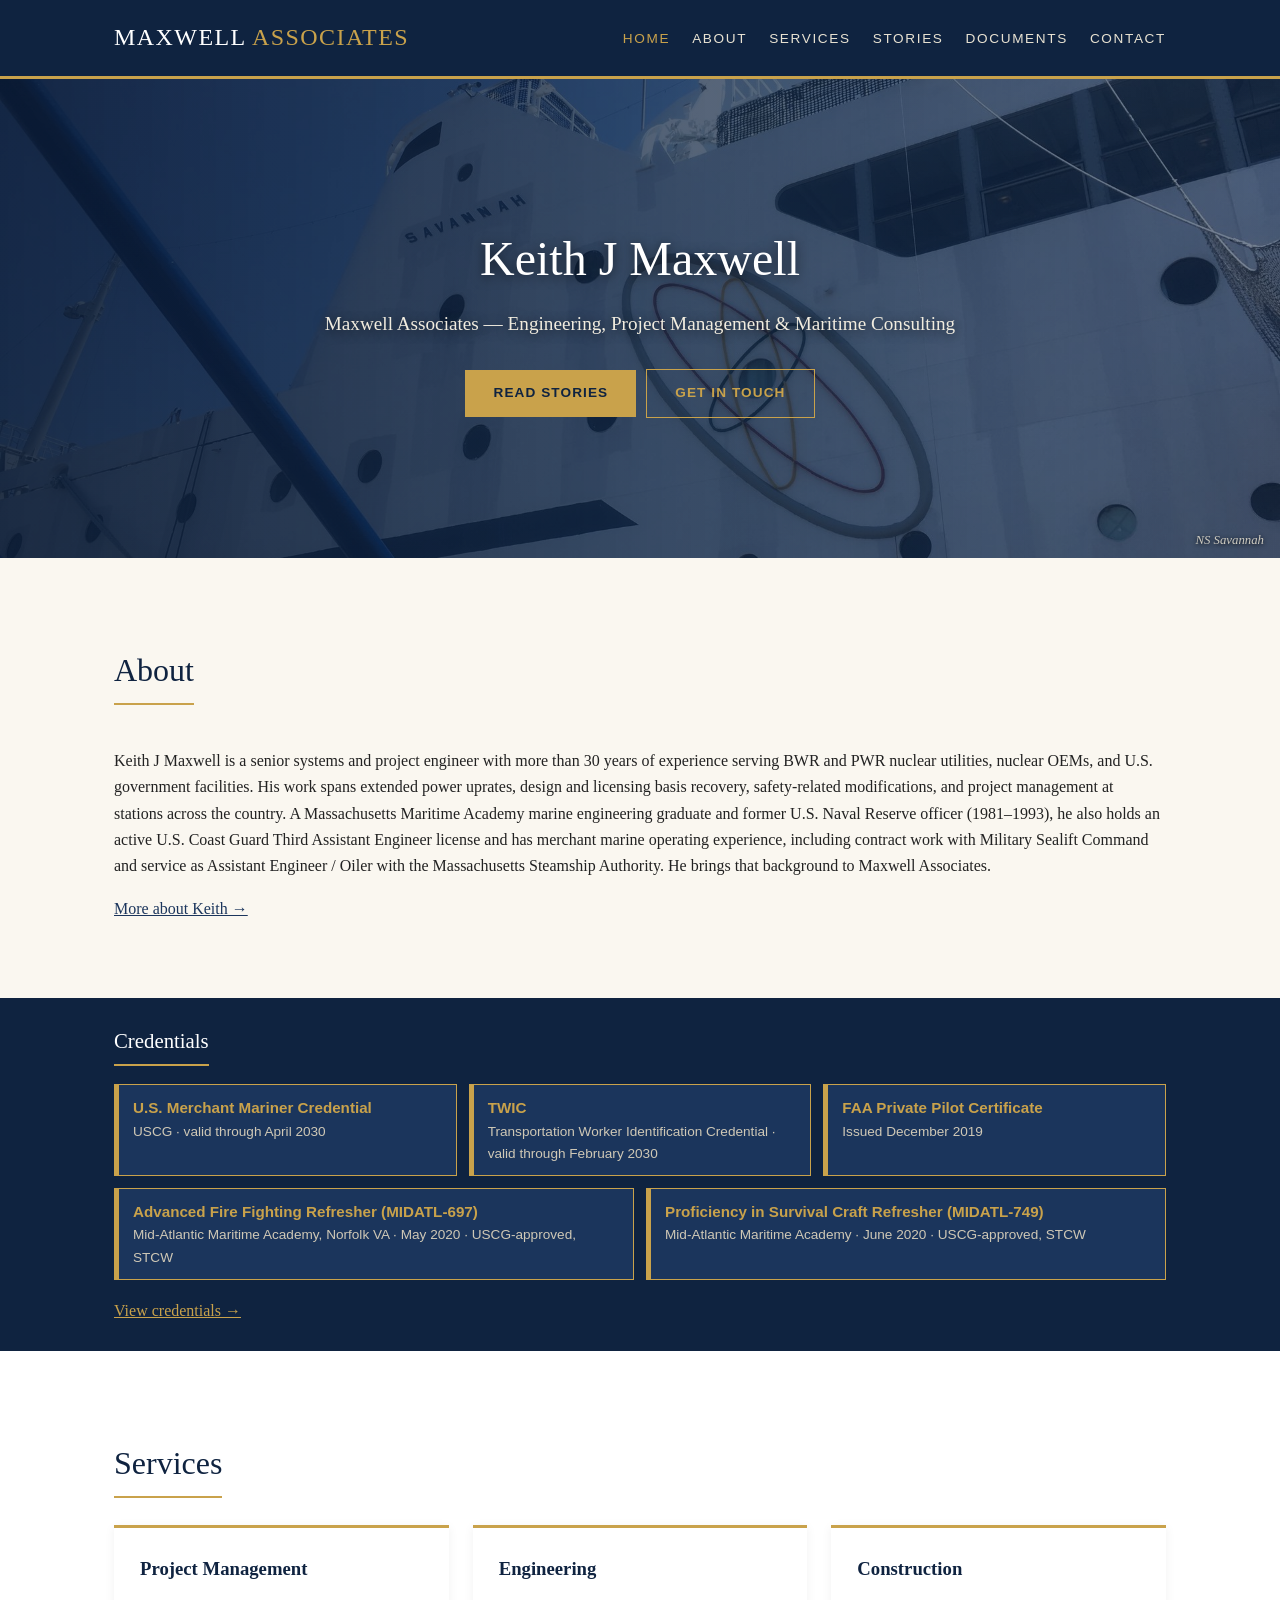
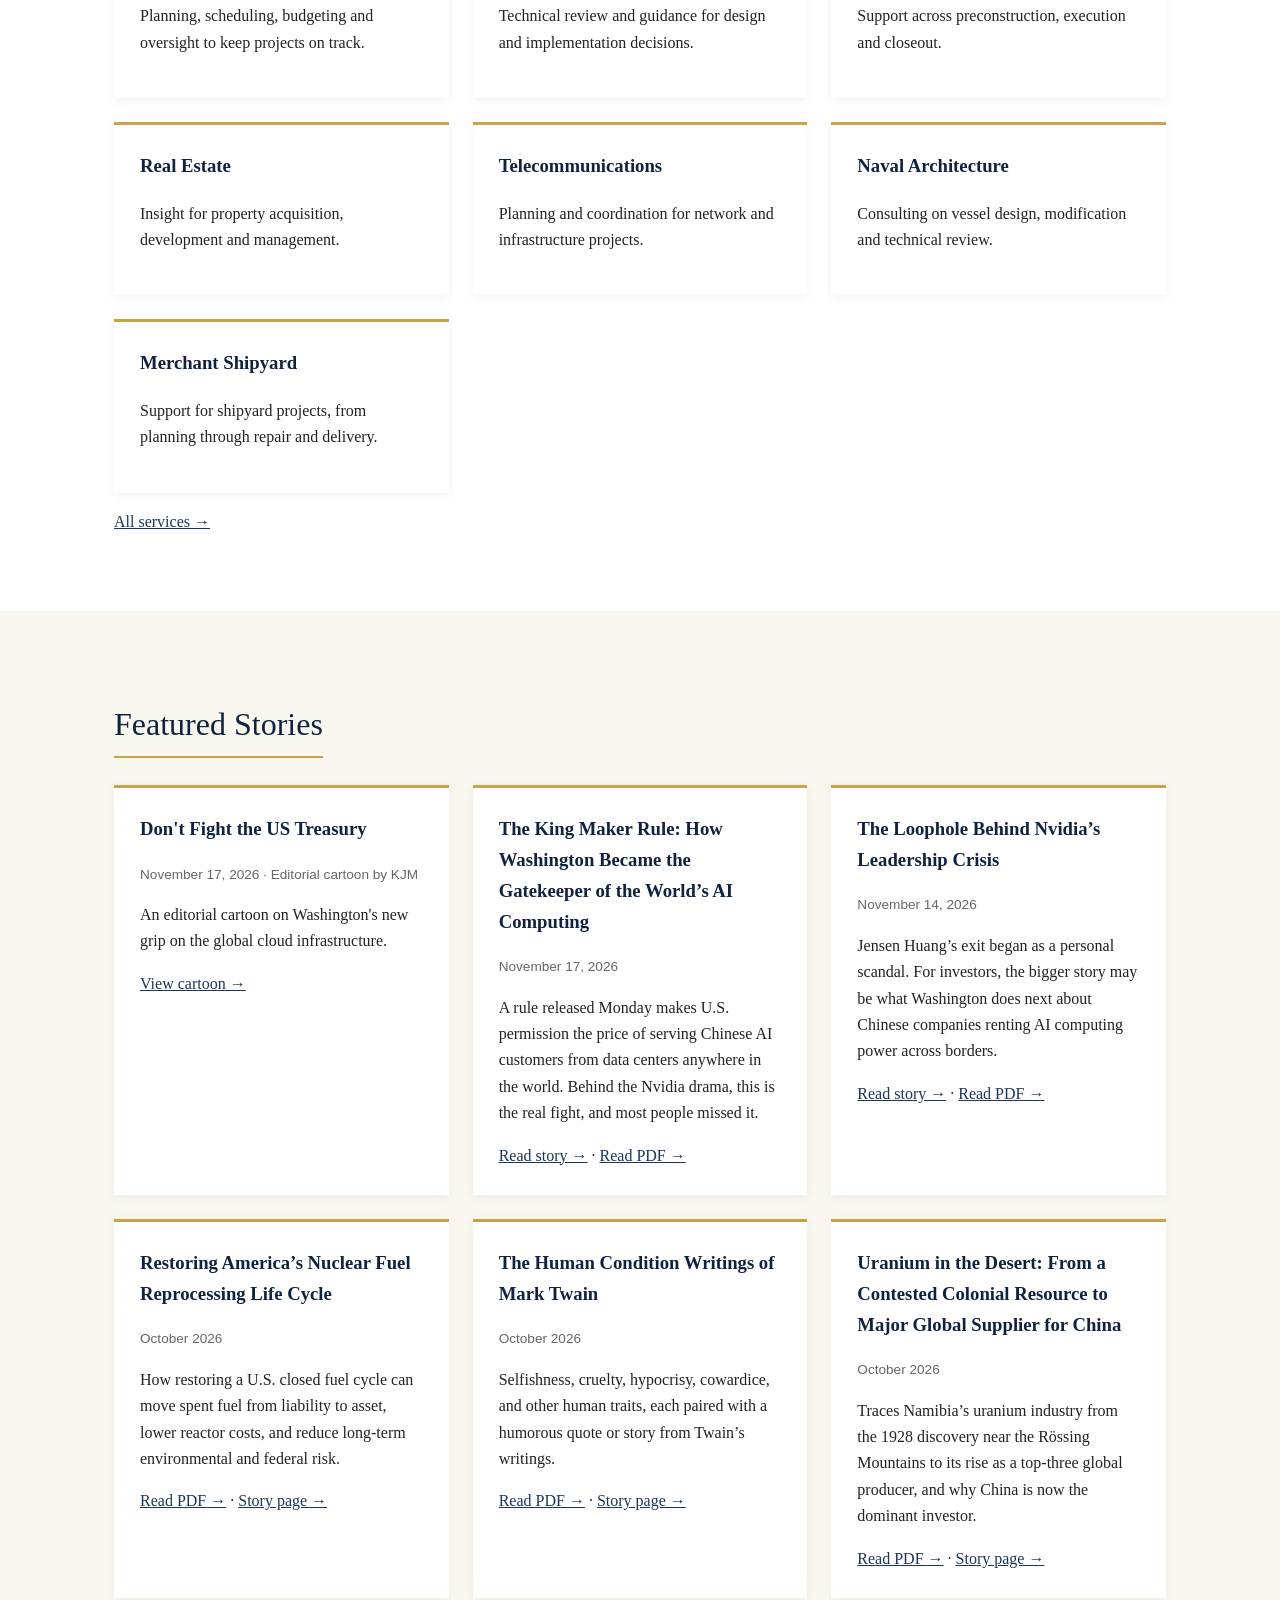
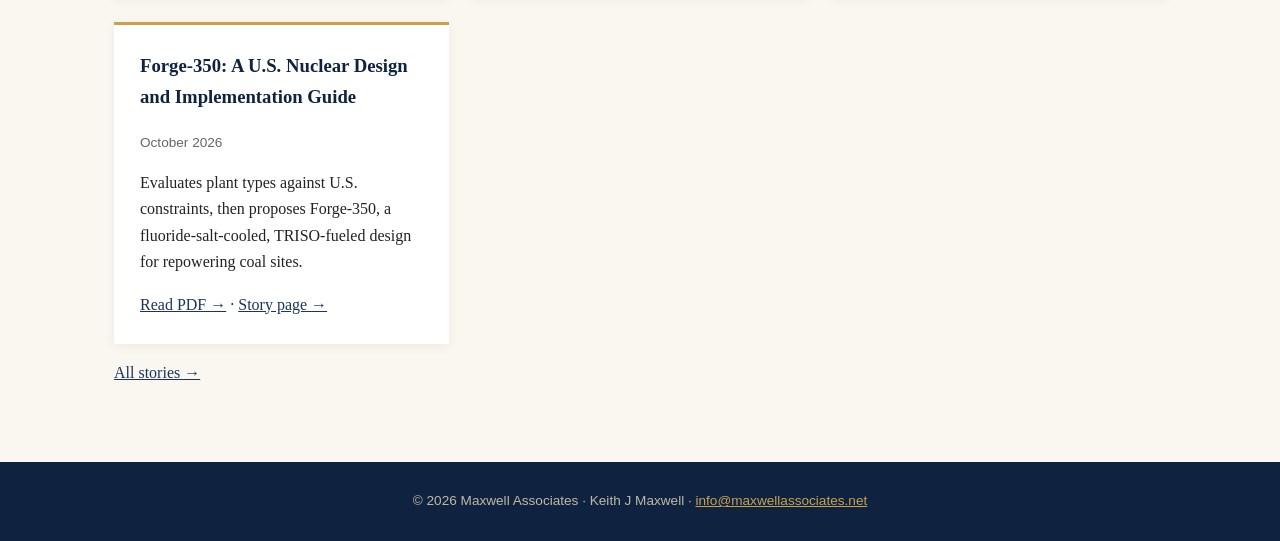
<file: index.html>
<!DOCTYPE html><html lang="en"><head><meta charset="utf-8"><meta name="author" content="Keith J Maxwell"><meta name="description" content="Keith J Maxwell, Maxwell Associates: engineering, project management and maritime consulting."><meta name="viewport" content="width=device-width,initial-scale=1"><title>Home | Keith J Maxwell · Maxwell Associates</title><link rel="stylesheet" href="css/style.css"><script src="js/config.js"></script></head><body>
<header><div class="wrap"><a class="brand" href="index.html">MAXWELL <span>ASSOCIATES</span></a><nav><a href="index.html" class="active">Home</a><a href="about.html">About</a><a href="services.html">Services</a><a href="stories.html">Stories</a><a href="documents.html">Documents</a><a href="contact.html">Contact</a></nav></div></header>
<div class="hero photo"><h1>Keith J Maxwell</h1><p>Maxwell Associates &mdash; Engineering, Project Management &amp; Maritime Consulting</p><a class="btn" href="stories.html">Read Stories</a><a class="btn ghost" href="contact.html">Get in Touch</a><span class="cap">NS Savannah</span></div>
<section><div class="wrap"><h2>About</h2><p>Keith J Maxwell is a senior systems and project engineer with more than 30 years of experience serving BWR and PWR nuclear utilities, nuclear OEMs, and U.S. government facilities. His work spans extended power uprates, design and licensing basis recovery, safety-related modifications, and project management at stations across the country. A Massachusetts Maritime Academy marine engineering graduate and former U.S. Naval Reserve officer (1981–1993), he also holds an active U.S. Coast Guard Third Assistant Engineer license and has merchant marine operating experience, including contract work with Military Sealift Command and service as Assistant Engineer / Oiler with the Massachusetts Steamship Authority. He brings that background to Maxwell Associates.</p><p><a href="about.html">More about Keith &rarr;</a></p></div></section>
<div class="strip"><div class="wrap"><h2>Credentials</h2><div class="badges"><div class="badge"><strong>U.S. Merchant Mariner Credential</strong><span>USCG · valid through April 2030</span></div><div class="badge"><strong>TWIC</strong><span>Transportation Worker Identification Credential · valid through February 2030</span></div><div class="badge"><strong>FAA Private Pilot Certificate</strong><span>Issued December 2019</span></div><div class="badge"><strong>Advanced Fire Fighting Refresher (MIDATL-697)</strong><span>Mid-Atlantic Maritime Academy, Norfolk VA · May 2020 · USCG-approved, STCW</span></div><div class="badge"><strong>Proficiency in Survival Craft Refresher (MIDATL-749)</strong><span>Mid-Atlantic Maritime Academy · June 2020 · USCG-approved, STCW</span></div></div><a href="about.html#credentials" style="color:var(--gold)">View credentials &rarr;</a></div></div>
<section style="background:#fff"><div class="wrap"><h2>Services</h2><div class="grid"><div class="card"><h3>Project Management</h3><p>Planning, scheduling, budgeting and oversight to keep projects on track.</p></div><div class="card"><h3>Engineering</h3><p>Technical review and guidance for design and implementation decisions.</p></div><div class="card"><h3>Construction</h3><p>Support across preconstruction, execution and closeout.</p></div><div class="card"><h3>Real Estate</h3><p>Insight for property acquisition, development and management.</p></div><div class="card"><h3>Telecommunications</h3><p>Planning and coordination for network and infrastructure projects.</p></div><div class="card"><h3>Naval Architecture</h3><p>Consulting on vessel design, modification and technical review.</p></div><div class="card"><h3>Merchant Shipyard</h3><p>Support for shipyard projects, from planning through repair and delivery.</p></div></div><p><a href="services.html">All services &rarr;</a></p></div></section>
<section><div class="wrap"><h2>Featured Stories</h2><div class="grid">
<div class="card"><h3>Don&#x27;t Fight the US Treasury</h3><p class="meta">November 17, 2026 &middot; Editorial cartoon by KJM</p><p>An editorial cartoon on Washington&#x27;s new grip on the global cloud infrastructure.</p><a href="stories/dont-fight-the-us-treasury.html" data-goatcounter-click="story-dont-fight-the-us-treasury-page-link" data-goatcounter-title="Don&#x27;t Fight the US Treasury (story page link)">View cartoon &rarr;</a></div>
<div class="card"><h3>The King Maker Rule: How Washington Became the Gatekeeper of the World&rsquo;s AI Computing</h3><p class="meta">November 17, 2026</p><p>A rule released Monday makes U.S. permission the price of serving Chinese AI customers from data centers anywhere in the world. Behind the Nvidia drama, this is the real fight, and most people missed it.</p><a href="stories/washington-ai-compute-gatekeeper.html" data-goatcounter-click="story-washington-ai-compute-gatekeeper-page-link" data-goatcounter-title="The King Maker Rule: How Washington Became the Gatekeeper of the World&#x27;s AI Computing (story page link)">Read story &rarr;</a> &middot; <a href="stories/pdfs/washington-ai-compute-gatekeeper.pdf" target="_blank" rel="noopener" data-goatcounter-click="story-washington-ai-compute-gatekeeper" data-goatcounter-title="The King Maker Rule: How Washington Became the Gatekeeper of the World&#x27;s AI Computing">Read PDF &rarr;</a></div>
<div class="card"><h3>The Loophole Behind Nvidia&rsquo;s Leadership Crisis</h3><p class="meta">November 14, 2026</p><p>Jensen Huang&rsquo;s exit began as a personal scandal. For investors, the bigger story may be what Washington does next about Chinese companies renting AI computing power across borders.</p><a href="stories/nvidia-ceo-cloud-loophole.html" data-goatcounter-click="story-nvidia-ceo-cloud-loophole-page-link" data-goatcounter-title="The Loophole Behind Nvidia&#x27;s Leadership Crisis (story page link)">Read story &rarr;</a> &middot; <a href="stories/pdfs/nvidia-ceo-cloud-loophole.pdf" target="_blank" rel="noopener" data-goatcounter-click="story-nvidia-ceo-cloud-loophole" data-goatcounter-title="The Loophole Behind Nvidia&#x27;s Leadership Crisis">Read PDF &rarr;</a></div>
<div class="card"><h3>Restoring America&rsquo;s Nuclear Fuel Reprocessing Life Cycle</h3><p class="meta">October 2026</p><p>How restoring a U.S. closed fuel cycle can move spent fuel from liability to asset, lower reactor costs, and reduce long-term environmental and federal risk.</p><a href="stories/pdfs/restoring-americas-nuclear-fuel-reprocessing.pdf" target="_blank" rel="noopener" data-goatcounter-click="story-restoring-americas-nuclear-fuel-reprocessing" data-goatcounter-title="Restoring America&#x27;s Nuclear Fuel Reprocessing Life Cycle">Read PDF &rarr;</a> &middot; <a href="stories/restoring-americas-nuclear-fuel-reprocessing.html" data-goatcounter-click="story-restoring-americas-nuclear-fuel-reprocessing-page-link" data-goatcounter-title="Restoring America&#x27;s Nuclear Fuel Reprocessing Life Cycle (story page link)">Story page &rarr;</a></div>
<div class="card"><h3>The Human Condition Writings of Mark Twain</h3><p class="meta">October 2026</p><p>Selfishness, cruelty, hypocrisy, cowardice, and other human traits, each paired with a humorous quote or story from Twain&rsquo;s writings.</p><a href="stories/pdfs/observed-human-condition-mark-twain.pdf" target="_blank" rel="noopener" data-goatcounter-click="story-observed-human-condition-mark-twain" data-goatcounter-title="The Human Condition Writings of Mark Twain">Read PDF &rarr;</a> &middot; <a href="stories/observed-human-condition-mark-twain.html" data-goatcounter-click="story-observed-human-condition-mark-twain-page-link" data-goatcounter-title="The Human Condition Writings of Mark Twain (story page link)">Story page &rarr;</a></div>
<div class="card"><h3>Uranium in the Desert: From a Contested Colonial Resource to Major Global Supplier for China</h3><p class="meta">October 2026</p><p>Traces Namibia&rsquo;s uranium industry from the 1928 discovery near the R&ouml;ssing Mountains to its rise as a top-three global producer, and why China is now the dominant investor.</p><a href="stories/pdfs/uranium-in-the-desert-namibia-china.pdf" target="_blank" rel="noopener" data-goatcounter-click="story-uranium-in-the-desert-namibia-china" data-goatcounter-title="Uranium in the Desert: From a Contested Colonial Resource to Major Global Supplier for China">Read PDF &rarr;</a> &middot; <a href="stories/uranium-in-the-desert-namibia-china.html" data-goatcounter-click="story-uranium-in-the-desert-namibia-china-page-link" data-goatcounter-title="Uranium in the Desert: From a Contested Colonial Resource to Major Global Supplier for China (story page link)">Story page &rarr;</a></div>
<div class="card"><h3>Forge-350: A U.S. Nuclear Design and Implementation Guide</h3><p class="meta">October 2026</p><p>Evaluates plant types against U.S. constraints, then proposes Forge-350, a fluoride-salt-cooled, TRISO-fueled design for repowering coal sites.</p><a href="stories/pdfs/forge-350-nuclear-design-guide.pdf" target="_blank" rel="noopener" data-goatcounter-click="story-forge-350-nuclear-design-guide" data-goatcounter-title="Forge-350: A U.S. Nuclear Design and Implementation Guide">Read PDF &rarr;</a> &middot; <a href="stories/forge-350-nuclear-design-guide.html" data-goatcounter-click="story-forge-350-nuclear-design-guide-page-link" data-goatcounter-title="Forge-350: A U.S. Nuclear Design and Implementation Guide (story page link)">Story page &rarr;</a></div></div><p><a href="stories.html">All stories &rarr;</a></p></div></section>
<footer>&copy; 2026 Maxwell Associates &middot; Keith J Maxwell &middot; <a class="site-email" href="mailto:info@maxwellassociates.net">info@maxwellassociates.net</a></footer><script data-goatcounter="https://maxwellassociates.goatcounter.com/count" async src="//gc.zgo.at/count.js"></script></body></html>
</file>
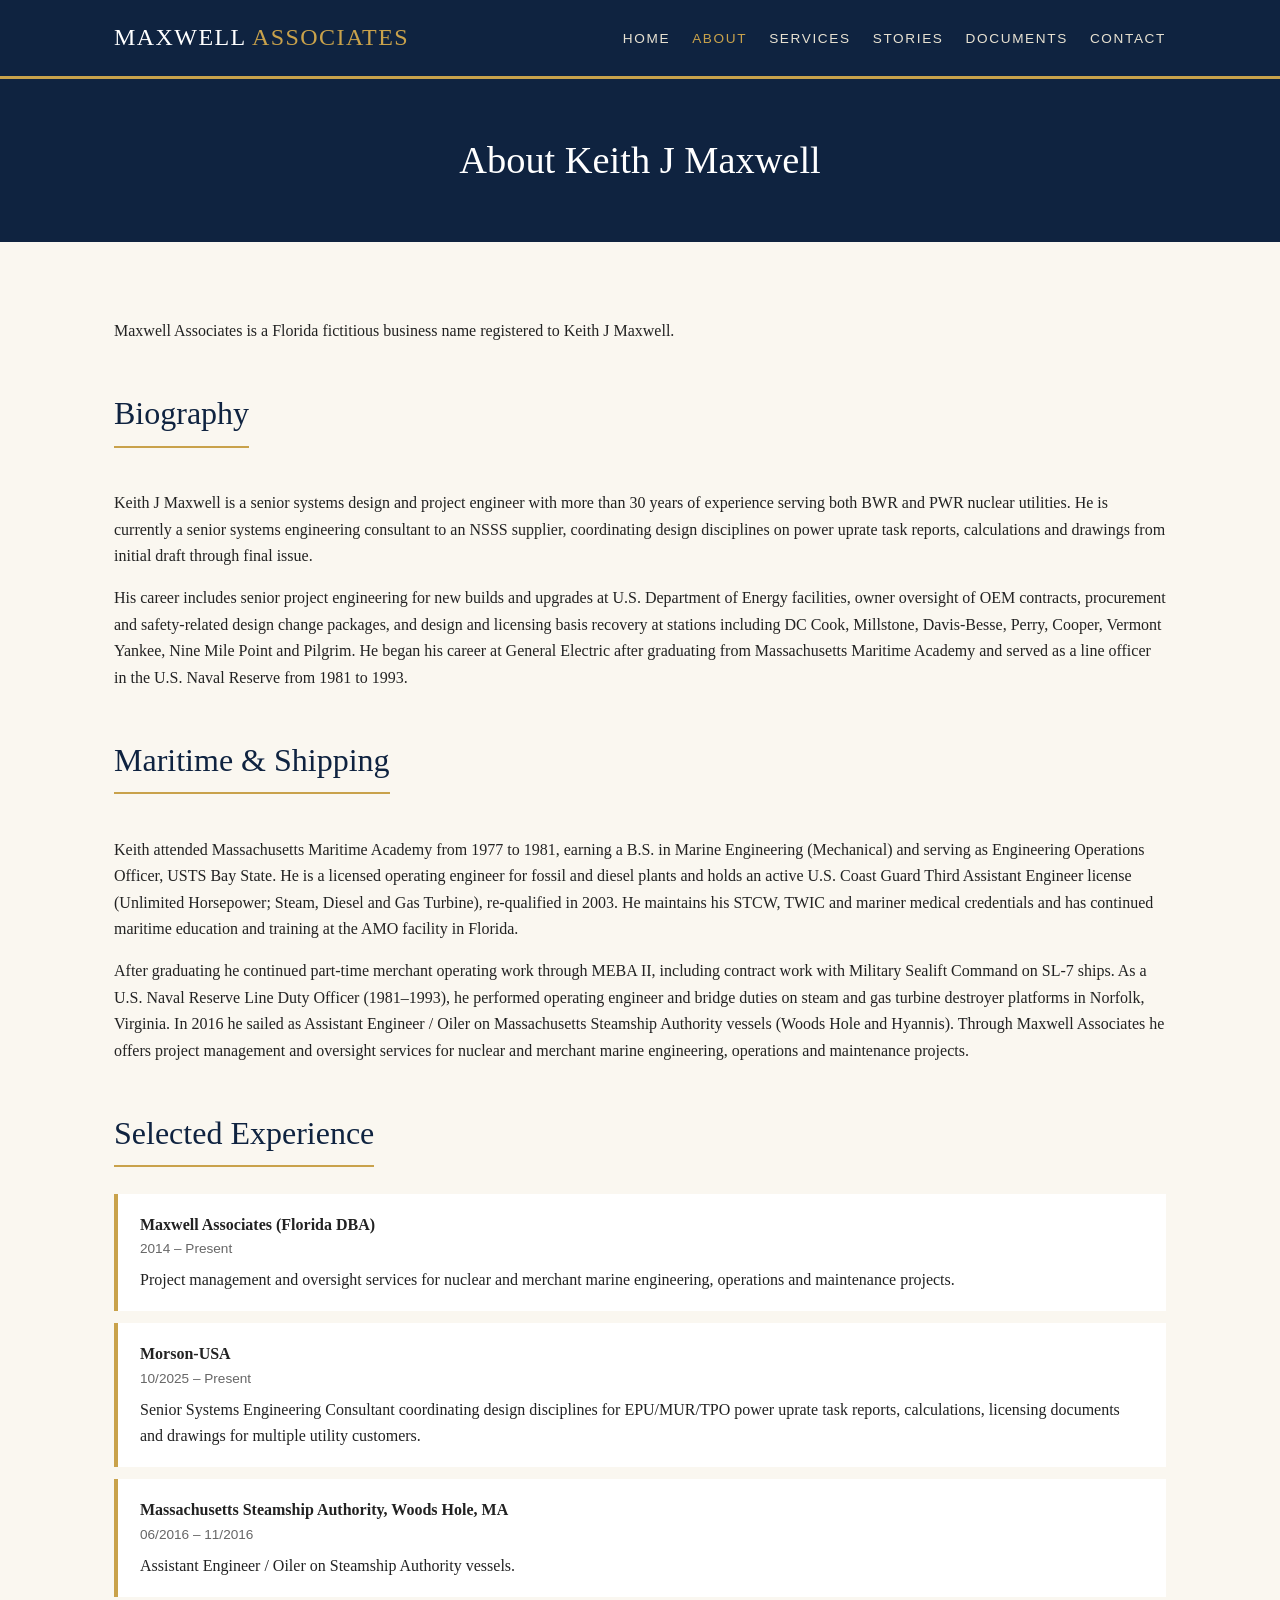
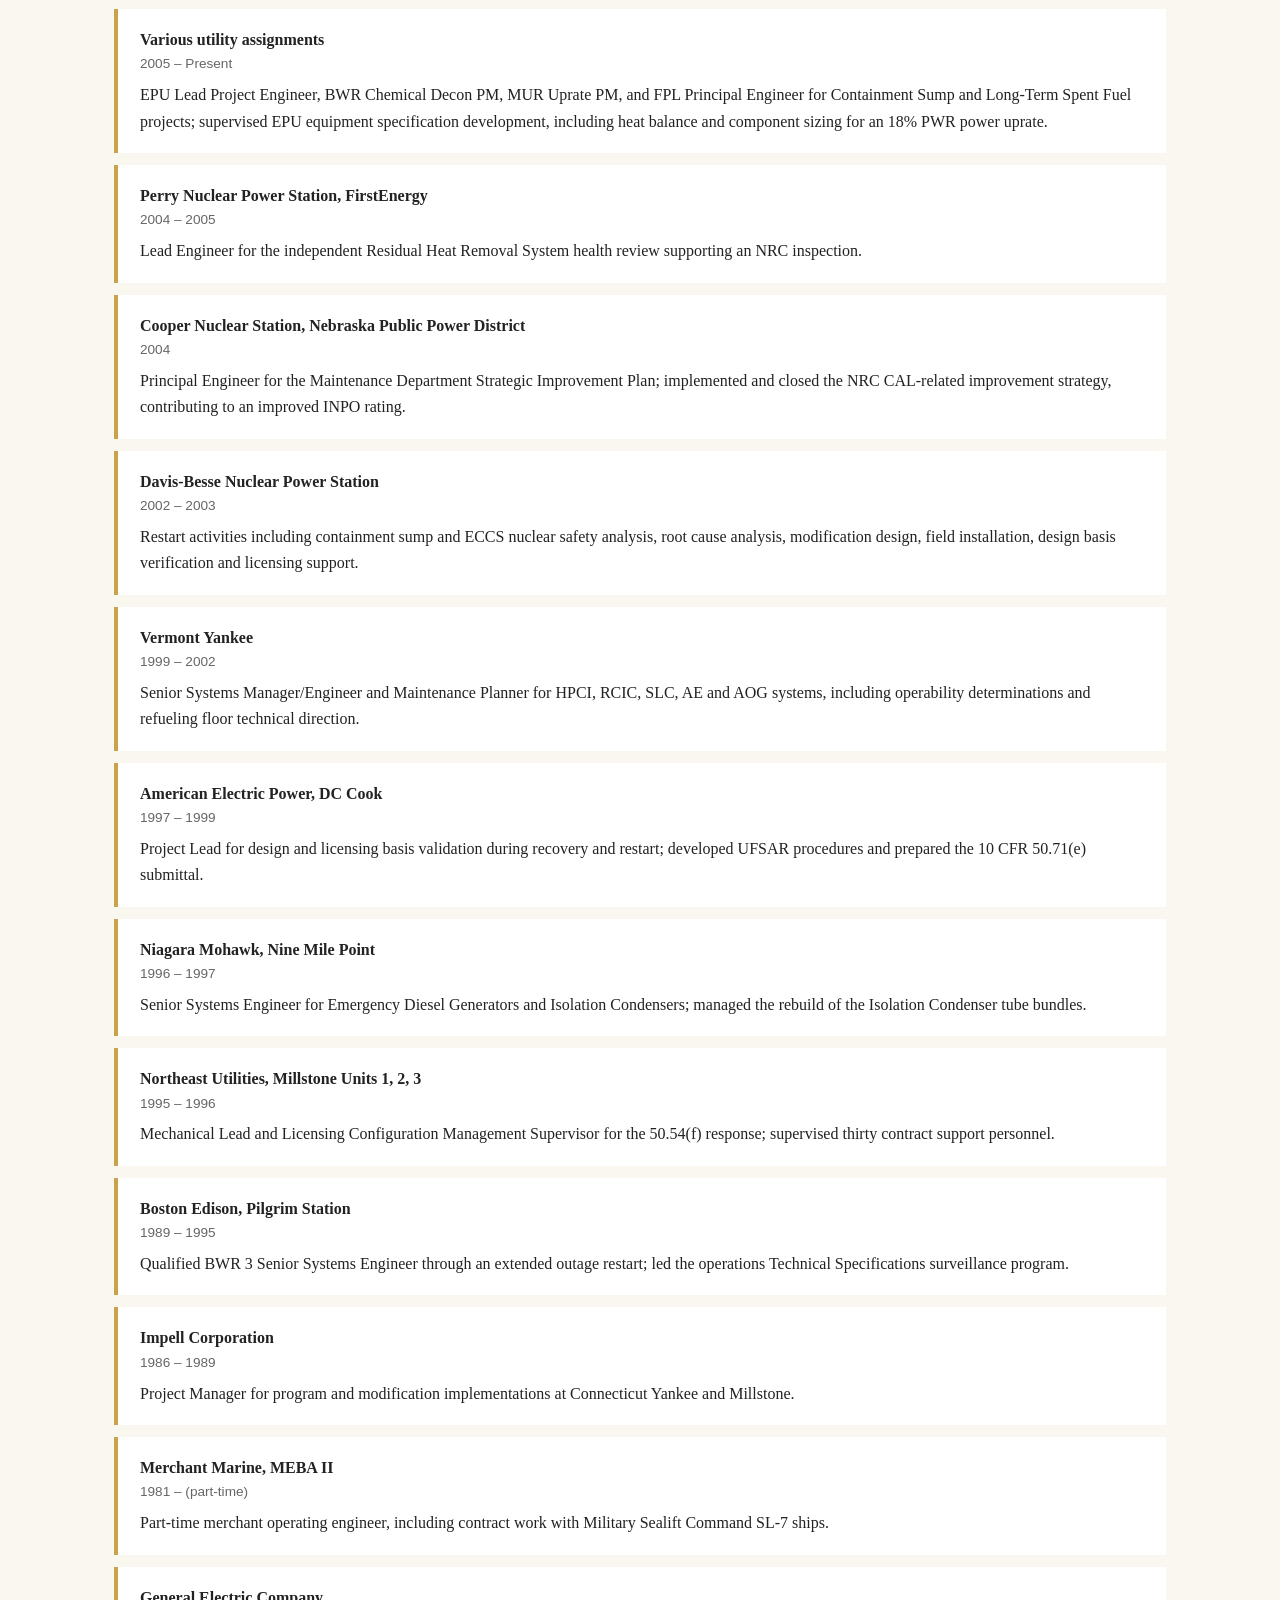
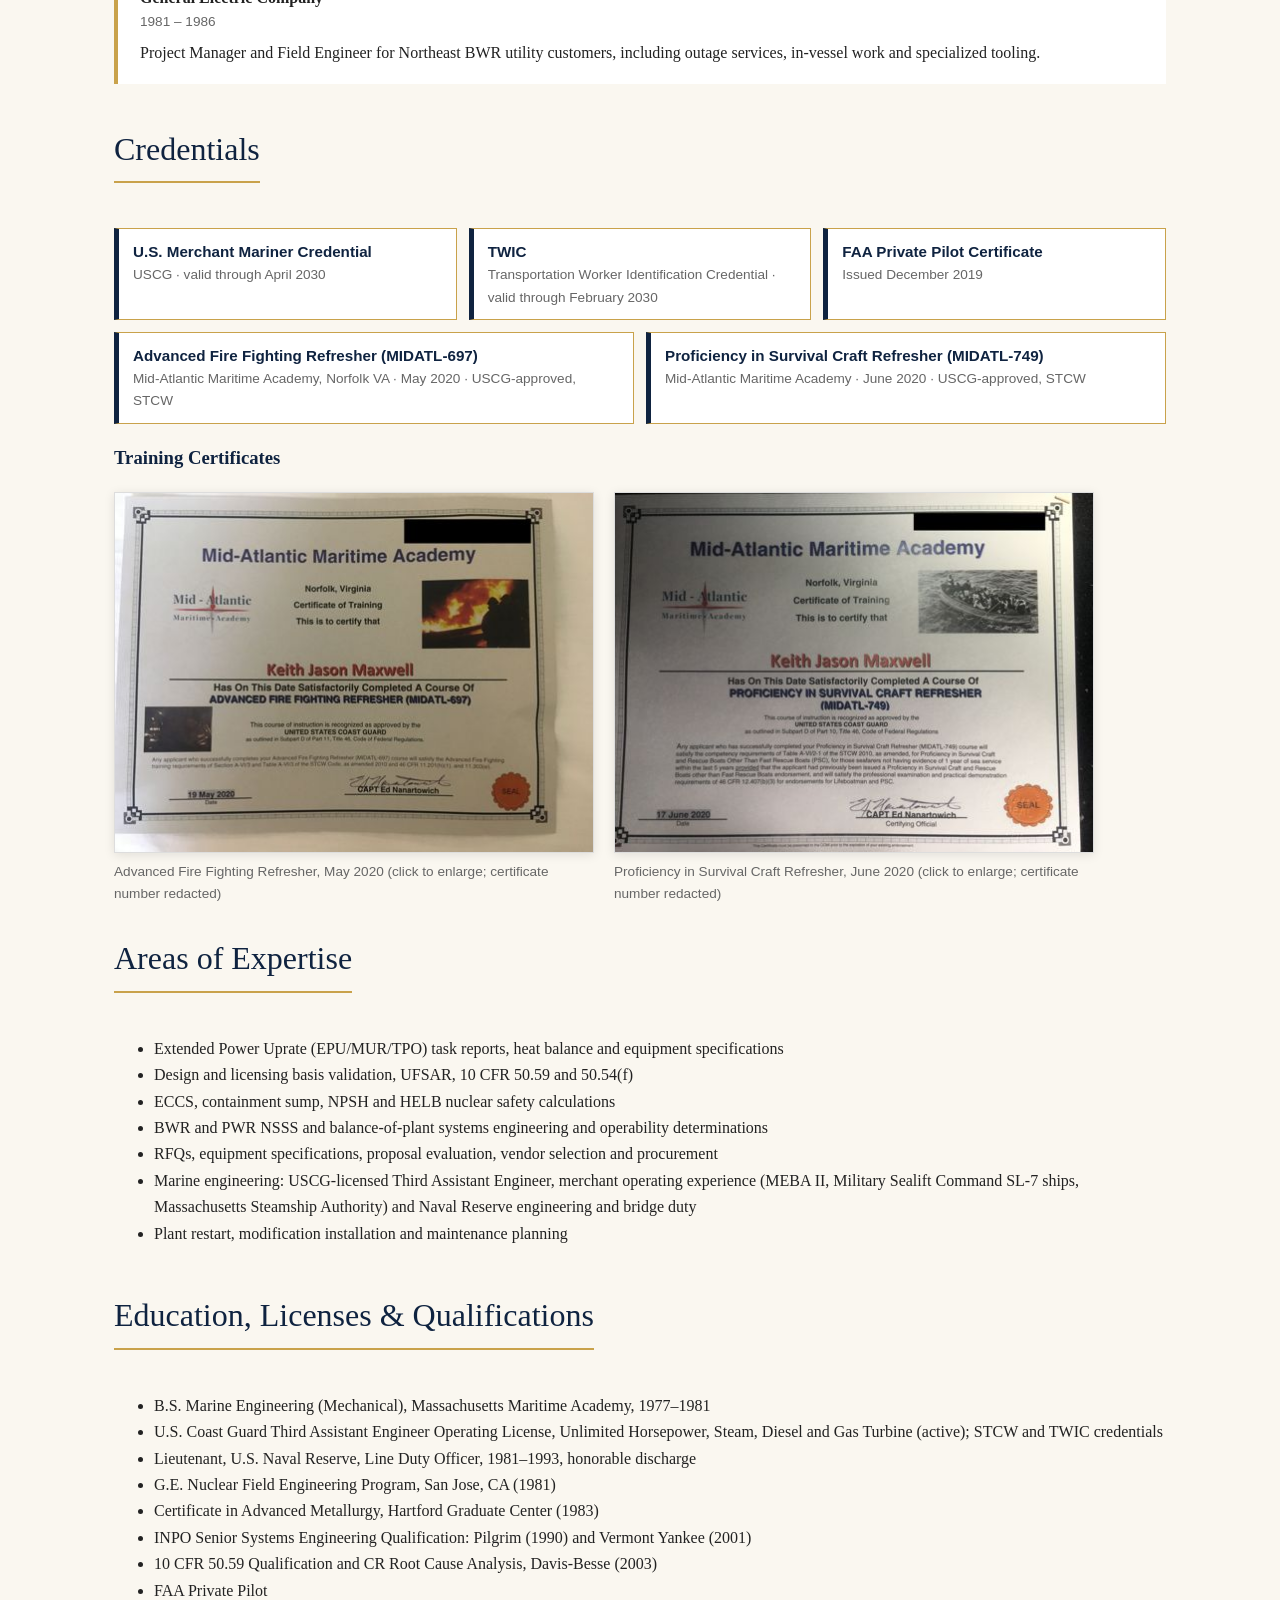
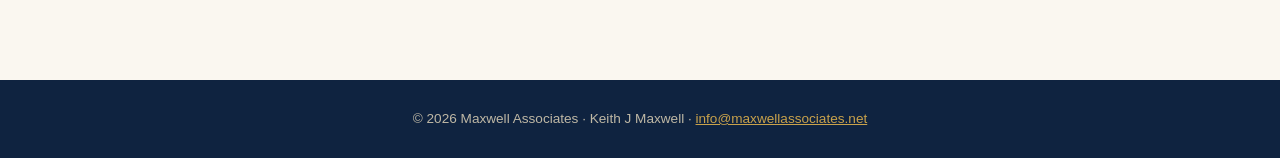
<file: about.html>
<!DOCTYPE html><html lang="en"><head><meta charset="utf-8"><meta name="author" content="Keith J Maxwell"><meta name="description" content="Keith J Maxwell, Maxwell Associates: engineering, project management and maritime consulting."><meta name="viewport" content="width=device-width,initial-scale=1"><title>About | Keith J Maxwell · Maxwell Associates</title><link rel="stylesheet" href="css/style.css"><script src="js/config.js"></script></head><body>
<header><div class="wrap"><a class="brand" href="index.html">MAXWELL <span>ASSOCIATES</span></a><nav><a href="index.html">Home</a><a href="about.html" class="active">About</a><a href="services.html">Services</a><a href="stories.html">Stories</a><a href="documents.html">Documents</a><a href="contact.html">Contact</a></nav></div></header>
<div class="page-head"><h1>About Keith J Maxwell</h1></div><section><div class="wrap">
<p>Maxwell Associates is a Florida fictitious business name registered to Keith J Maxwell.</p>
<h2>Biography</h2><p>Keith J Maxwell is a senior systems design and project engineer with more than 30 years of experience serving both BWR and PWR nuclear utilities. He is currently a senior systems engineering consultant to an NSSS supplier, coordinating design disciplines on power uprate task reports, calculations and drawings from initial draft through final issue.</p>
<p>His career includes senior project engineering for new builds and upgrades at U.S. Department of Energy facilities, owner oversight of OEM contracts, procurement and safety-related design change packages, and design and licensing basis recovery at stations including DC Cook, Millstone, Davis-Besse, Perry, Cooper, Vermont Yankee, Nine Mile Point and Pilgrim. He began his career at General Electric after graduating from Massachusetts Maritime Academy and served as a line officer in the U.S. Naval Reserve from 1981 to 1993.</p>
<h2>Maritime &amp; Shipping</h2><p>Keith attended Massachusetts Maritime Academy from 1977 to 1981, earning a B.S. in Marine Engineering (Mechanical) and serving as Engineering Operations Officer, USTS Bay State. He is a licensed operating engineer for fossil and diesel plants and holds an active U.S. Coast Guard Third Assistant Engineer license (Unlimited Horsepower; Steam, Diesel and Gas Turbine), re-qualified in 2003. He maintains his STCW, TWIC and mariner medical credentials and has continued maritime education and training at the AMO facility in Florida.</p><p>After graduating he continued part-time merchant operating work through MEBA II, including contract work with Military Sealift Command on SL-7 ships. As a U.S. Naval Reserve Line Duty Officer (1981–1993), he performed operating engineer and bridge duties on steam and gas turbine destroyer platforms in Norfolk, Virginia. In 2016 he sailed as Assistant Engineer / Oiler on Massachusetts Steamship Authority vessels (Woods Hole and Hyannis). Through Maxwell Associates he offers project management and oversight services for nuclear and merchant marine engineering, operations and maintenance projects.</p>
<h2>Selected Experience</h2><div class="doc"><div><strong>Maxwell Associates (Florida DBA)</strong><div class="meta">2014 – Present</div><p style="margin:.4em 0 0">Project management and oversight services for nuclear and merchant marine engineering, operations and maintenance projects.</p></div></div><div class="doc"><div><strong>Morson-USA</strong><div class="meta">10/2025 – Present</div><p style="margin:.4em 0 0">Senior Systems Engineering Consultant coordinating design disciplines for EPU/MUR/TPO power uprate task reports, calculations, licensing documents and drawings for multiple utility customers.</p></div></div><div class="doc"><div><strong>Massachusetts Steamship Authority, Woods Hole, MA</strong><div class="meta">06/2016 – 11/2016</div><p style="margin:.4em 0 0">Assistant Engineer / Oiler on Steamship Authority vessels.</p></div></div><div class="doc"><div><strong>Various utility assignments</strong><div class="meta">2005 – Present</div><p style="margin:.4em 0 0">EPU Lead Project Engineer, BWR Chemical Decon PM, MUR Uprate PM, and FPL Principal Engineer for Containment Sump and Long-Term Spent Fuel projects; supervised EPU equipment specification development, including heat balance and component sizing for an 18% PWR power uprate.</p></div></div><div class="doc"><div><strong>Perry Nuclear Power Station, FirstEnergy</strong><div class="meta">2004 – 2005</div><p style="margin:.4em 0 0">Lead Engineer for the independent Residual Heat Removal System health review supporting an NRC inspection.</p></div></div><div class="doc"><div><strong>Cooper Nuclear Station, Nebraska Public Power District</strong><div class="meta">2004</div><p style="margin:.4em 0 0">Principal Engineer for the Maintenance Department Strategic Improvement Plan; implemented and closed the NRC CAL-related improvement strategy, contributing to an improved INPO rating.</p></div></div><div class="doc"><div><strong>Davis-Besse Nuclear Power Station</strong><div class="meta">2002 – 2003</div><p style="margin:.4em 0 0">Restart activities including containment sump and ECCS nuclear safety analysis, root cause analysis, modification design, field installation, design basis verification and licensing support.</p></div></div><div class="doc"><div><strong>Vermont Yankee</strong><div class="meta">1999 – 2002</div><p style="margin:.4em 0 0">Senior Systems Manager/Engineer and Maintenance Planner for HPCI, RCIC, SLC, AE and AOG systems, including operability determinations and refueling floor technical direction.</p></div></div><div class="doc"><div><strong>American Electric Power, DC Cook</strong><div class="meta">1997 – 1999</div><p style="margin:.4em 0 0">Project Lead for design and licensing basis validation during recovery and restart; developed UFSAR procedures and prepared the 10 CFR 50.71(e) submittal.</p></div></div><div class="doc"><div><strong>Niagara Mohawk, Nine Mile Point</strong><div class="meta">1996 – 1997</div><p style="margin:.4em 0 0">Senior Systems Engineer for Emergency Diesel Generators and Isolation Condensers; managed the rebuild of the Isolation Condenser tube bundles.</p></div></div><div class="doc"><div><strong>Northeast Utilities, Millstone Units 1, 2, 3</strong><div class="meta">1995 – 1996</div><p style="margin:.4em 0 0">Mechanical Lead and Licensing Configuration Management Supervisor for the 50.54(f) response; supervised thirty contract support personnel.</p></div></div><div class="doc"><div><strong>Boston Edison, Pilgrim Station</strong><div class="meta">1989 – 1995</div><p style="margin:.4em 0 0">Qualified BWR 3 Senior Systems Engineer through an extended outage restart; led the operations Technical Specifications surveillance program.</p></div></div><div class="doc"><div><strong>Impell Corporation</strong><div class="meta">1986 – 1989</div><p style="margin:.4em 0 0">Project Manager for program and modification implementations at Connecticut Yankee and Millstone.</p></div></div><div class="doc"><div><strong>Merchant Marine, MEBA II</strong><div class="meta">1981 – (part-time)</div><p style="margin:.4em 0 0">Part-time merchant operating engineer, including contract work with Military Sealift Command SL-7 ships.</p></div></div><div class="doc"><div><strong>General Electric Company</strong><div class="meta">1981 – 1986</div><p style="margin:.4em 0 0">Project Manager and Field Engineer for Northeast BWR utility customers, including outage services, in-vessel work and specialized tooling.</p></div></div>
<h2 id="credentials">Credentials</h2><div class="badges"><div class="badge"><strong>U.S. Merchant Mariner Credential</strong><span>USCG · valid through April 2030</span></div><div class="badge"><strong>TWIC</strong><span>Transportation Worker Identification Credential · valid through February 2030</span></div><div class="badge"><strong>FAA Private Pilot Certificate</strong><span>Issued December 2019</span></div><div class="badge"><strong>Advanced Fire Fighting Refresher (MIDATL-697)</strong><span>Mid-Atlantic Maritime Academy, Norfolk VA · May 2020 · USCG-approved, STCW</span></div><div class="badge"><strong>Proficiency in Survival Craft Refresher (MIDATL-749)</strong><span>Mid-Atlantic Maritime Academy · June 2020 · USCG-approved, STCW</span></div></div><h3 style="color:var(--navy)">Training Certificates</h3><div class="thumbs"><figure><a href="#lb-cert-advanced-fire-fighting"><img src="img/cert-advanced-fire-fighting-thumb.jpg" alt="Advanced Fire Fighting Refresher, May 2020 certificate" loading="lazy"></a><figcaption>Advanced Fire Fighting Refresher, May 2020 (click to enlarge; certificate number redacted)</figcaption></figure><figure><a href="#lb-cert-survival-craft"><img src="img/cert-survival-craft-thumb.jpg" alt="Proficiency in Survival Craft Refresher, June 2020 certificate" loading="lazy"></a><figcaption>Proficiency in Survival Craft Refresher, June 2020 (click to enlarge; certificate number redacted)</figcaption></figure></div>
<h2>Areas of Expertise</h2><ul><li>Extended Power Uprate (EPU/MUR/TPO) task reports, heat balance and equipment specifications</li><li>Design and licensing basis validation, UFSAR, 10 CFR 50.59 and 50.54(f)</li><li>ECCS, containment sump, NPSH and HELB nuclear safety calculations</li><li>BWR and PWR NSSS and balance-of-plant systems engineering and operability determinations</li><li>RFQs, equipment specifications, proposal evaluation, vendor selection and procurement</li><li>Marine engineering: USCG-licensed Third Assistant Engineer, merchant operating experience (MEBA II, Military Sealift Command SL-7 ships, Massachusetts Steamship Authority) and Naval Reserve engineering and bridge duty</li><li>Plant restart, modification installation and maintenance planning</li></ul>
<h2>Education, Licenses &amp; Qualifications</h2><ul><li>B.S. Marine Engineering (Mechanical), Massachusetts Maritime Academy, 1977–1981</li><li>U.S. Coast Guard Third Assistant Engineer Operating License, Unlimited Horsepower, Steam, Diesel and Gas Turbine (active); STCW and TWIC credentials</li><li>Lieutenant, U.S. Naval Reserve, Line Duty Officer, 1981–1993, honorable discharge</li><li>G.E. Nuclear Field Engineering Program, San Jose, CA (1981)</li><li>Certificate in Advanced Metallurgy, Hartford Graduate Center (1983)</li><li>INPO Senior Systems Engineering Qualification: Pilgrim (1990) and Vermont Yankee (2001)</li><li>10 CFR 50.59 Qualification and CR Root Cause Analysis, Davis-Besse (2003)</li><li>FAA Private Pilot</li></ul></div></section>
<div class="lightbox" id="lb-cert-advanced-fire-fighting"><a class="x" href="#credentials" aria-label="Close"></a><img src="img/cert-advanced-fire-fighting.jpg" alt="Advanced Fire Fighting Refresher, May 2020 certificate"></div><div class="lightbox" id="lb-cert-survival-craft"><a class="x" href="#credentials" aria-label="Close"></a><img src="img/cert-survival-craft.jpg" alt="Proficiency in Survival Craft Refresher, June 2020 certificate"></div><footer>&copy; 2026 Maxwell Associates &middot; Keith J Maxwell &middot; <a class="site-email" href="mailto:info@maxwellassociates.net">info@maxwellassociates.net</a></footer><script data-goatcounter="https://maxwellassociates.goatcounter.com/count" async src="//gc.zgo.at/count.js"></script></body></html>
</file>
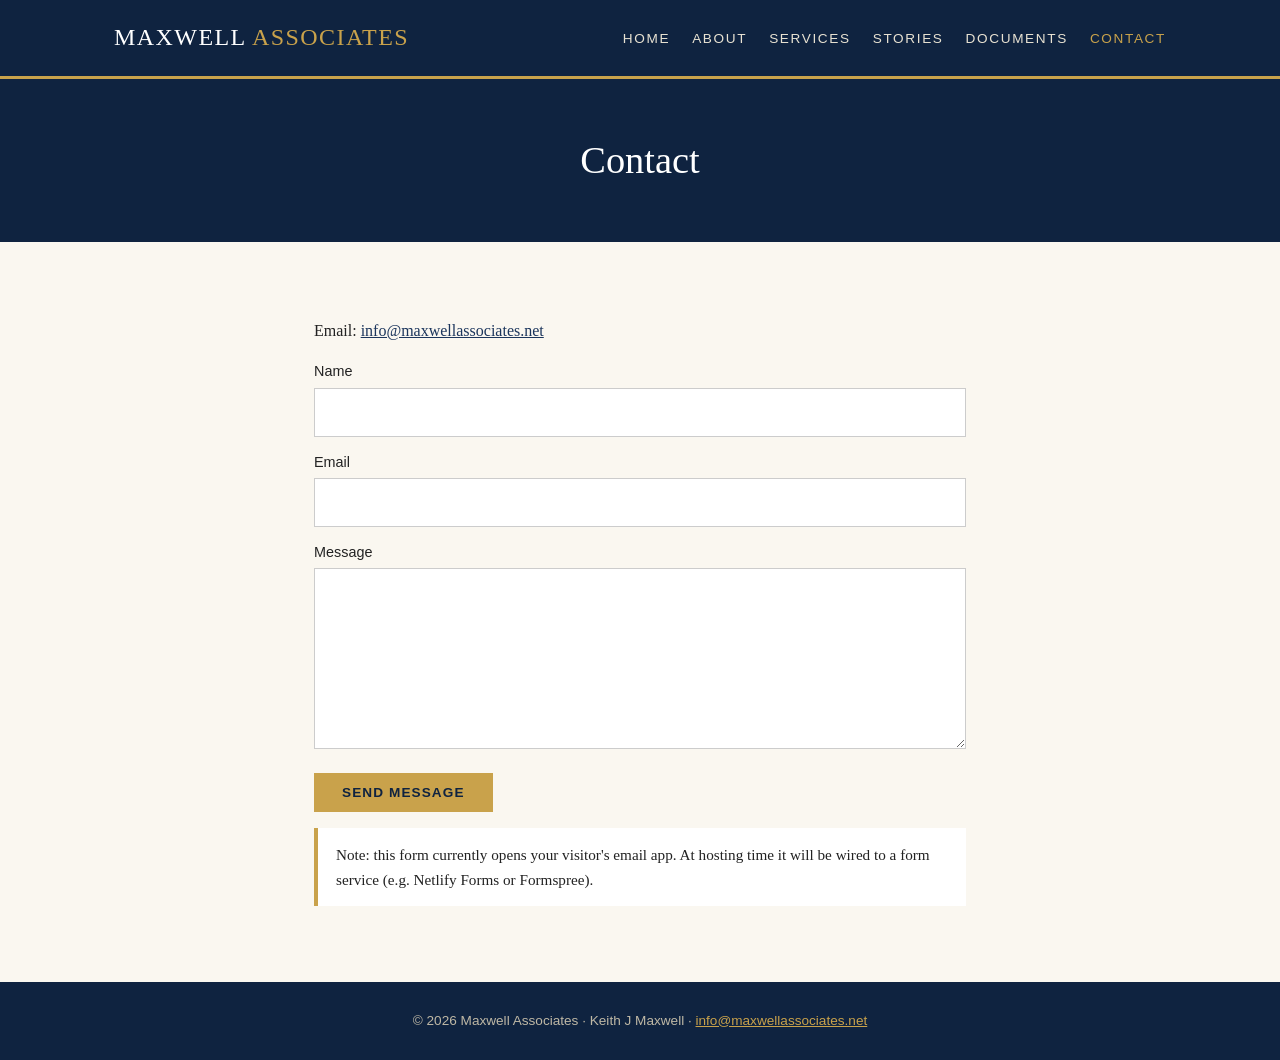
<file: contact.html>
<!DOCTYPE html><html lang="en"><head><meta charset="utf-8"><meta name="author" content="Keith J Maxwell"><meta name="description" content="Keith J Maxwell, Maxwell Associates: engineering, project management and maritime consulting."><meta name="viewport" content="width=device-width,initial-scale=1"><title>Contact | Keith J Maxwell · Maxwell Associates</title><link rel="stylesheet" href="css/style.css"><script src="js/config.js"></script></head><body>
<header><div class="wrap"><a class="brand" href="index.html">MAXWELL <span>ASSOCIATES</span></a><nav><a href="index.html">Home</a><a href="about.html">About</a><a href="services.html">Services</a><a href="stories.html">Stories</a><a href="documents.html">Documents</a><a href="contact.html" class="active">Contact</a></nav></div></header>
<div class="page-head"><h1>Contact</h1></div><section><div class="wrap" style="max-width:700px">
<p>Email: <a class="site-email" href="mailto:info@maxwellassociates.net">info@maxwellassociates.net</a></p>
<form class="site-email-form" action="mailto:info@maxwellassociates.net" method="post" enctype="text/plain"><label>Name</label><input name="name" required><label>Email</label><input type="email" name="email" required><label>Message</label><textarea name="message" rows="6" required></textarea><p><button class="btn" type="submit">Send Message</button></p></form>
<p class="note">Note: this form currently opens your visitor's email app. At hosting time it will be wired to a form service (e.g. Netlify Forms or Formspree).</p></div></section>
<footer>&copy; 2026 Maxwell Associates &middot; Keith J Maxwell &middot; <a class="site-email" href="mailto:info@maxwellassociates.net">info@maxwellassociates.net</a></footer><script data-goatcounter="https://maxwellassociates.goatcounter.com/count" async src="//gc.zgo.at/count.js"></script></body></html>
</file>
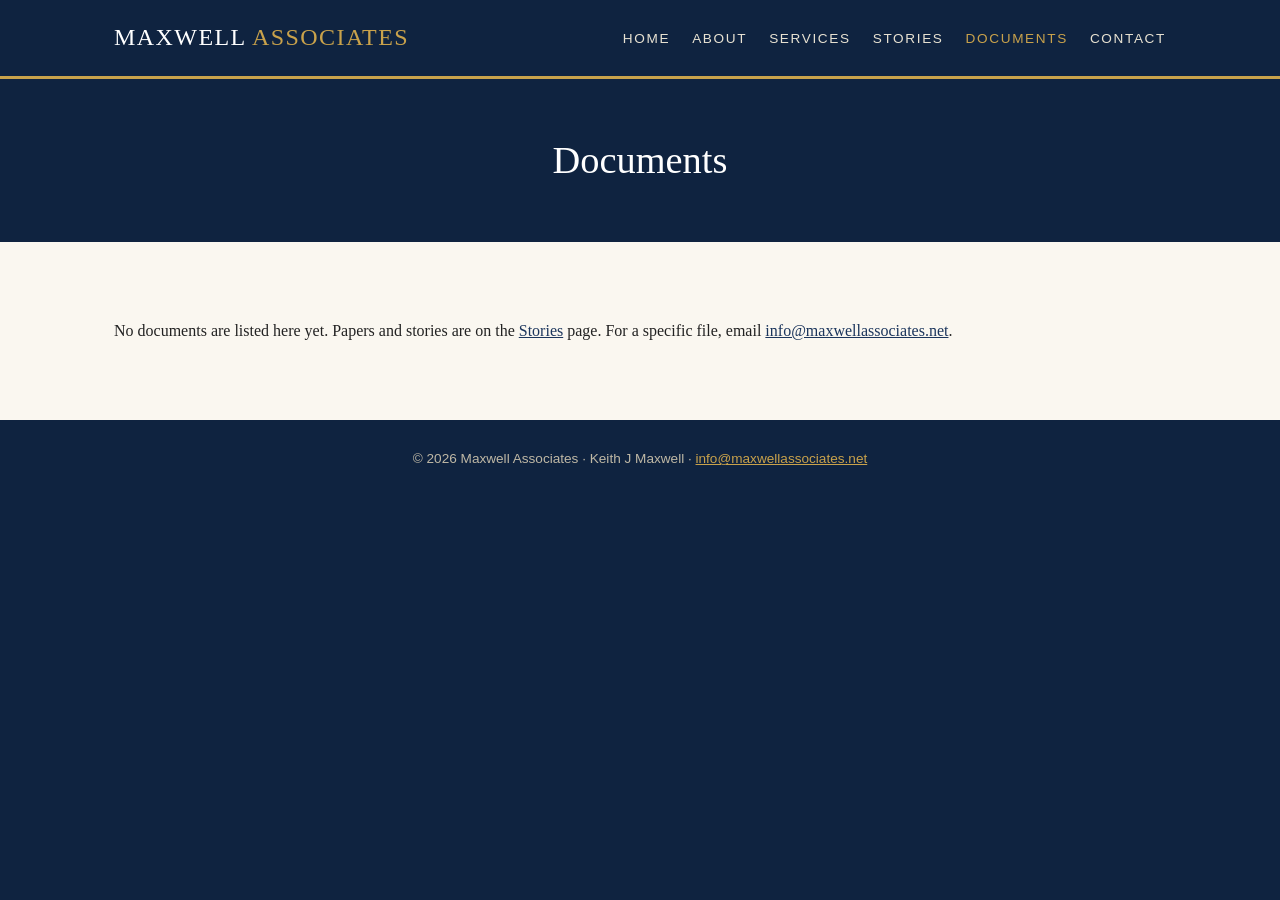
<file: documents.html>
<!DOCTYPE html><html lang="en"><head><meta charset="utf-8"><meta name="author" content="Keith J Maxwell"><meta name="description" content="Keith J Maxwell, Maxwell Associates: engineering, project management and maritime consulting."><meta name="viewport" content="width=device-width,initial-scale=1"><title>Documents | Keith J Maxwell · Maxwell Associates</title><link rel="stylesheet" href="css/style.css"><script src="js/config.js"></script></head><body>
<header><div class="wrap"><a class="brand" href="index.html">MAXWELL <span>ASSOCIATES</span></a><nav><a href="index.html">Home</a><a href="about.html">About</a><a href="services.html">Services</a><a href="stories.html">Stories</a><a href="documents.html" class="active">Documents</a><a href="contact.html">Contact</a></nav></div></header>
<div class="page-head"><h1>Documents</h1></div><section><div class="wrap"><p>No documents are listed here yet. Papers and stories are on the <a href="stories.html">Stories</a> page. For a specific file, email <a class="site-email" href="mailto:info@maxwellassociates.net">info@maxwellassociates.net</a>.</p></div></section>
<footer>&copy; 2026 Maxwell Associates &middot; Keith J Maxwell &middot; <a class="site-email" href="mailto:info@maxwellassociates.net">info@maxwellassociates.net</a></footer><script data-goatcounter="https://maxwellassociates.goatcounter.com/count" async src="//gc.zgo.at/count.js"></script></body></html>
</file>
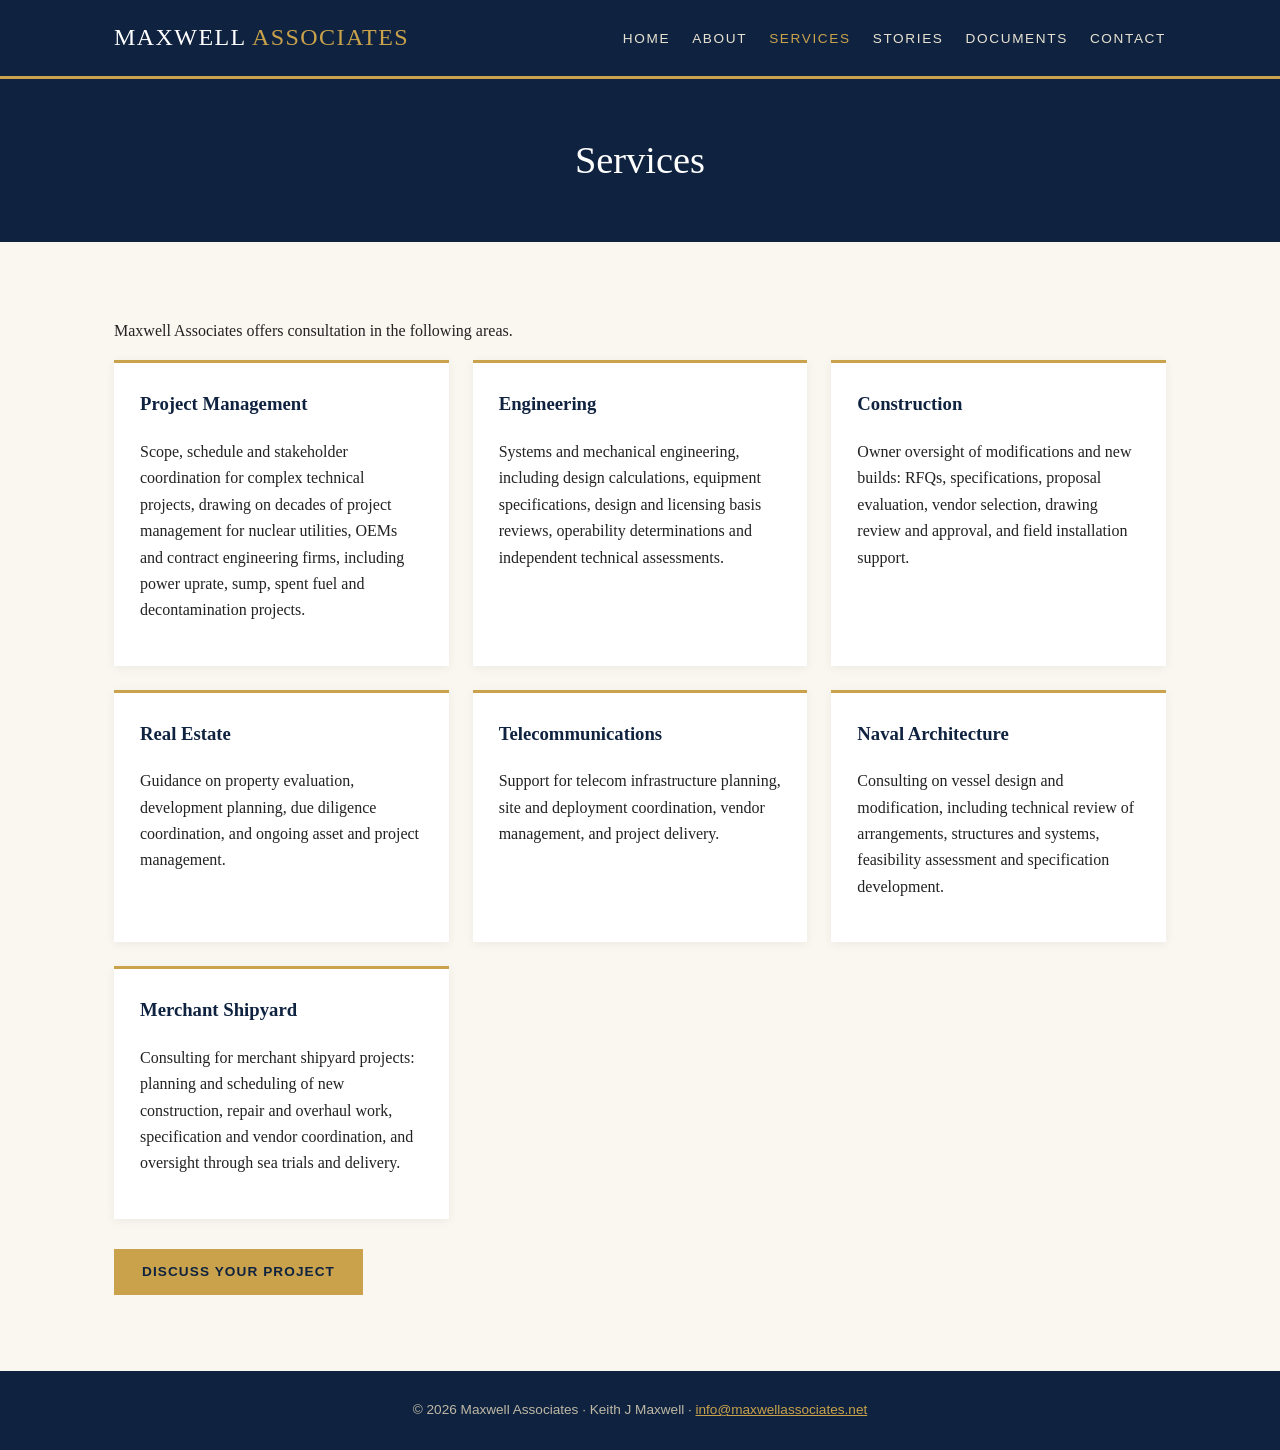
<file: services.html>
<!DOCTYPE html><html lang="en"><head><meta charset="utf-8"><meta name="author" content="Keith J Maxwell"><meta name="description" content="Keith J Maxwell, Maxwell Associates: engineering, project management and maritime consulting."><meta name="viewport" content="width=device-width,initial-scale=1"><title>Services | Keith J Maxwell · Maxwell Associates</title><link rel="stylesheet" href="css/style.css"><script src="js/config.js"></script></head><body>
<header><div class="wrap"><a class="brand" href="index.html">MAXWELL <span>ASSOCIATES</span></a><nav><a href="index.html">Home</a><a href="about.html">About</a><a href="services.html" class="active">Services</a><a href="stories.html">Stories</a><a href="documents.html">Documents</a><a href="contact.html">Contact</a></nav></div></header>
<div class="page-head"><h1>Services</h1></div><section><div class="wrap"><p>Maxwell Associates offers consultation in the following areas.</p><div class="grid"><div class="card"><h3>Project Management</h3><p>Scope, schedule and stakeholder coordination for complex technical projects, drawing on decades of project management for nuclear utilities, OEMs and contract engineering firms, including power uprate, sump, spent fuel and decontamination projects.</p></div><div class="card"><h3>Engineering</h3><p>Systems and mechanical engineering, including design calculations, equipment specifications, design and licensing basis reviews, operability determinations and independent technical assessments.</p></div><div class="card"><h3>Construction</h3><p>Owner oversight of modifications and new builds: RFQs, specifications, proposal evaluation, vendor selection, drawing review and approval, and field installation support.</p></div><div class="card"><h3>Real Estate</h3><p>Guidance on property evaluation, development planning, due diligence coordination, and ongoing asset and project management.</p></div><div class="card"><h3>Telecommunications</h3><p>Support for telecom infrastructure planning, site and deployment coordination, vendor management, and project delivery.</p></div><div class="card"><h3>Naval Architecture</h3><p>Consulting on vessel design and modification, including technical review of arrangements, structures and systems, feasibility assessment and specification development.</p></div><div class="card"><h3>Merchant Shipyard</h3><p>Consulting for merchant shipyard projects: planning and scheduling of new construction, repair and overhaul work, specification and vendor coordination, and oversight through sea trials and delivery.</p></div></div><p style="margin-top:30px"><a class="btn" href="contact.html">Discuss Your Project</a></p></div></section>
<footer>&copy; 2026 Maxwell Associates &middot; Keith J Maxwell &middot; <a class="site-email" href="mailto:info@maxwellassociates.net">info@maxwellassociates.net</a></footer><script data-goatcounter="https://maxwellassociates.goatcounter.com/count" async src="//gc.zgo.at/count.js"></script></body></html>
</file>
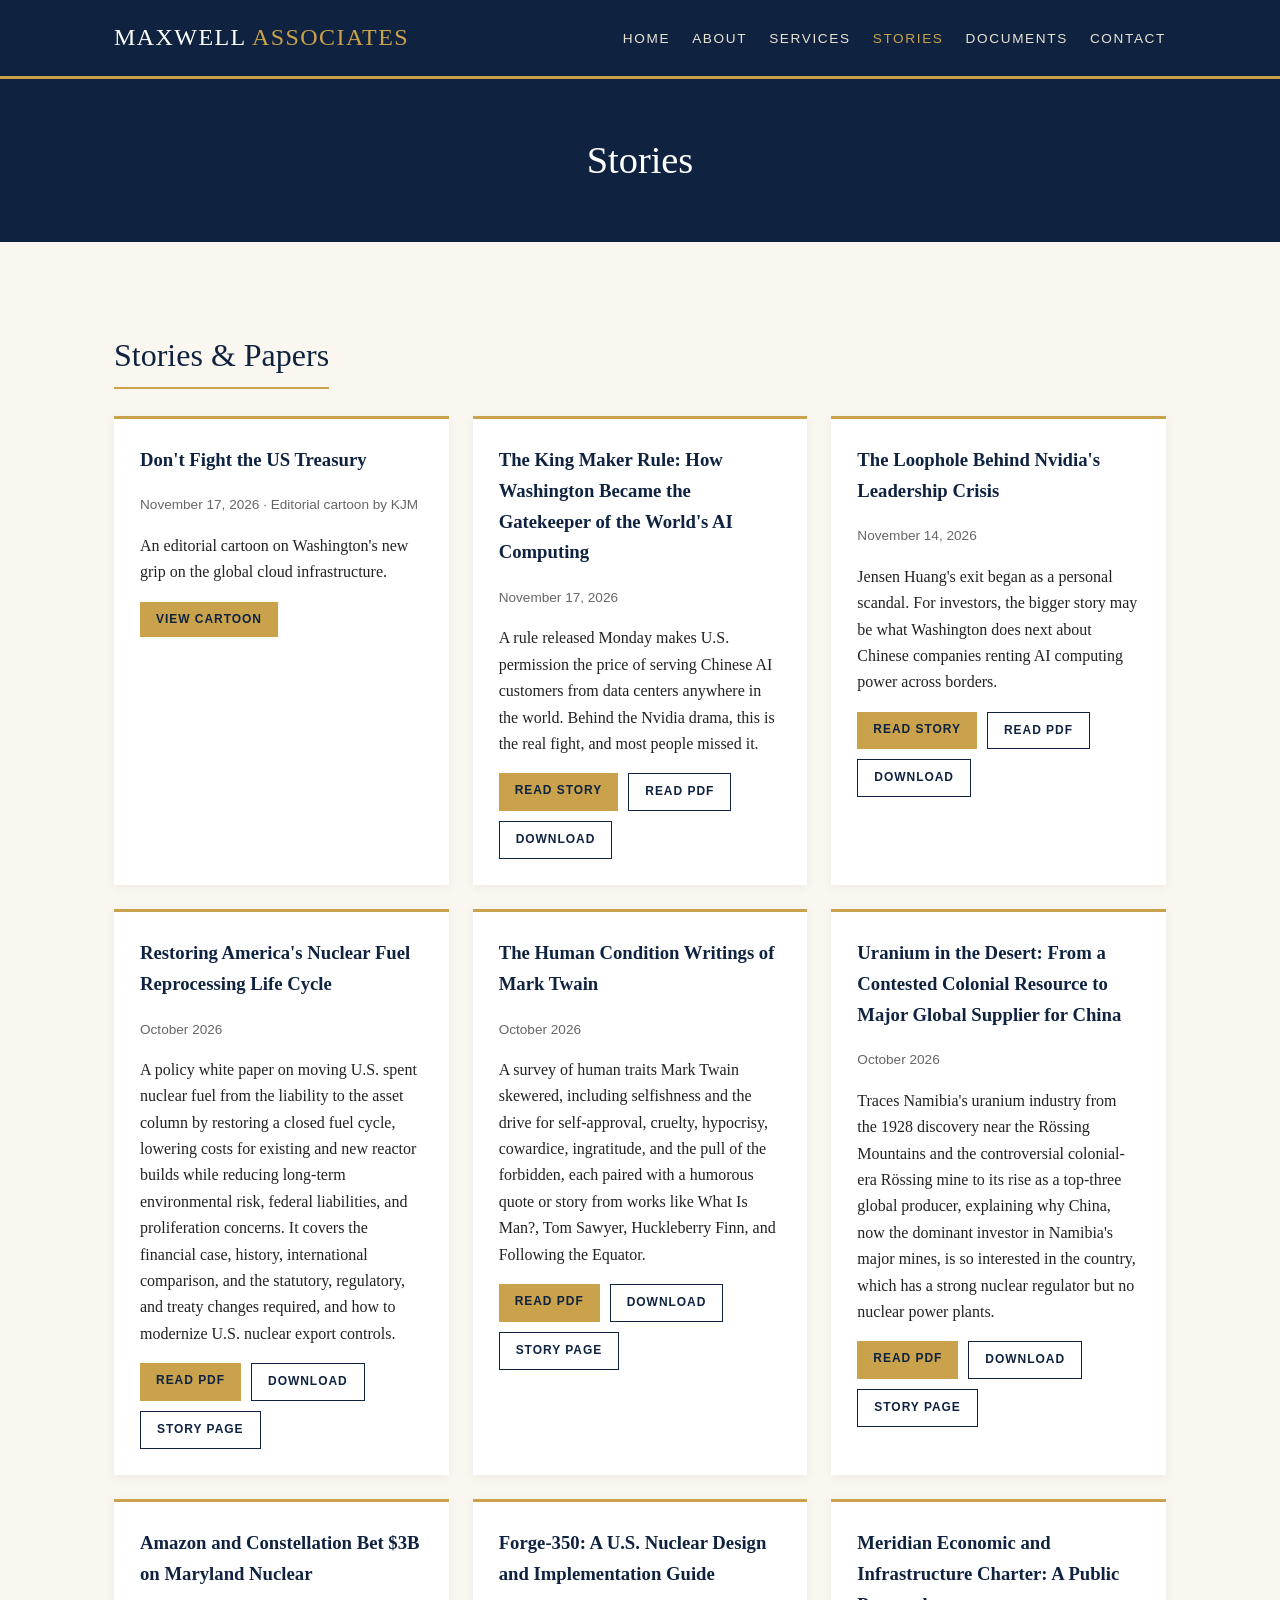
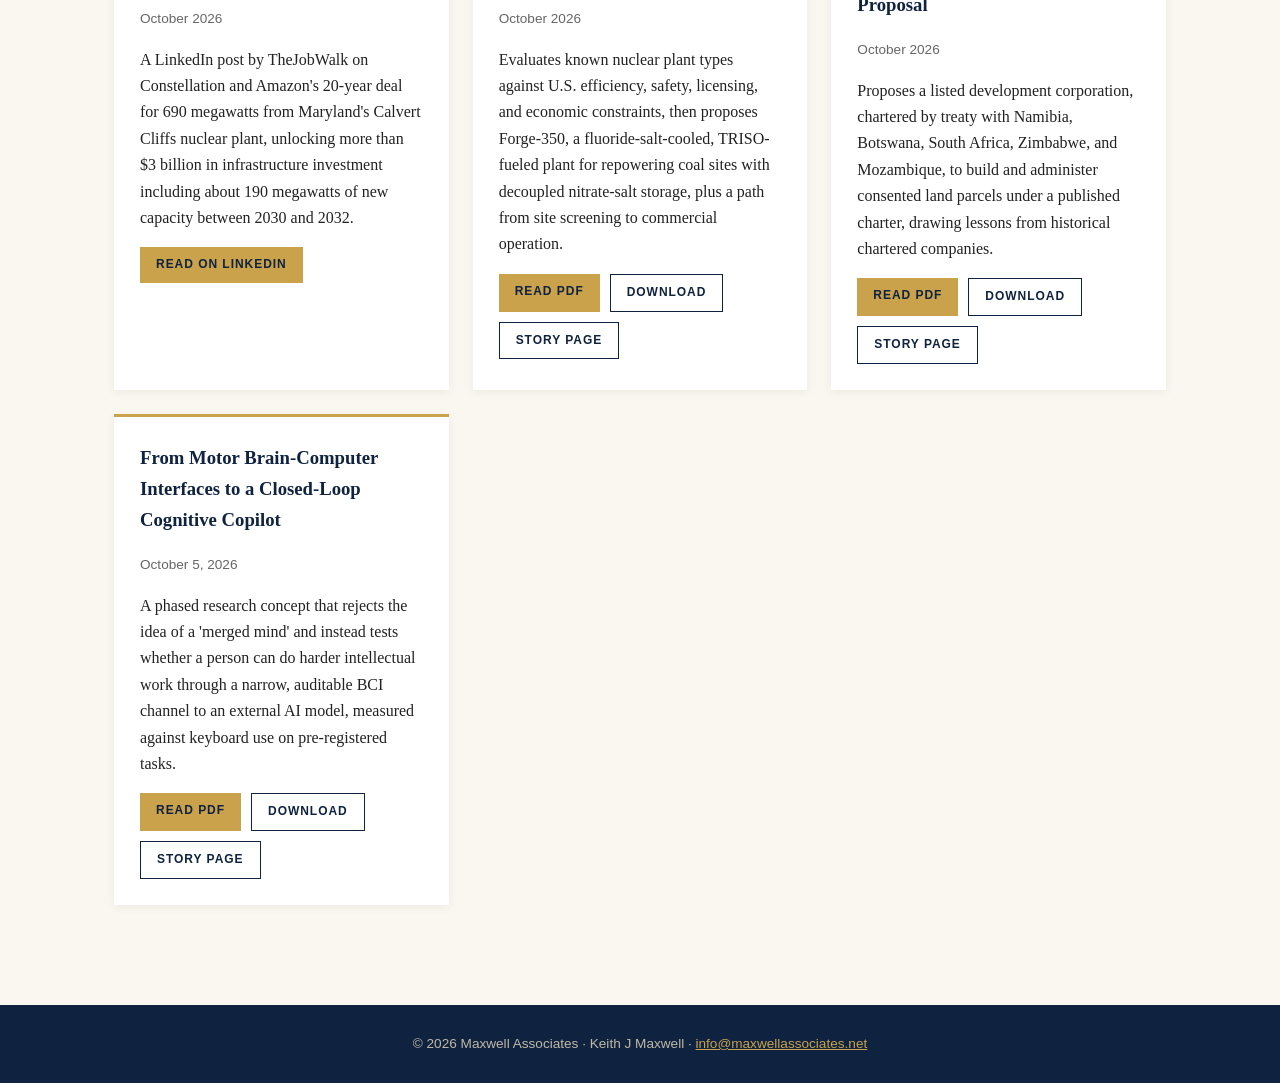
<file: stories.html>
<!DOCTYPE html><html lang="en"><head><meta charset="utf-8"><meta name="author" content="Keith J Maxwell"><meta name="description" content="Keith J Maxwell, Maxwell Associates: engineering, project management and maritime consulting."><meta name="viewport" content="width=device-width,initial-scale=1"><title>Stories | Keith J Maxwell · Maxwell Associates</title><link rel="stylesheet" href="css/style.css"><script src="js/config.js"></script></head><body>
<header><div class="wrap"><a class="brand" href="index.html">MAXWELL <span>ASSOCIATES</span></a><nav><a href="index.html">Home</a><a href="about.html">About</a><a href="services.html">Services</a><a href="stories.html" class="active">Stories</a><a href="documents.html">Documents</a><a href="contact.html">Contact</a></nav></div></header>
<div class="page-head"><h1>Stories</h1></div><section><div class="wrap">
<h2>Stories &amp; Papers</h2><div id="pdf-stories" class="grid" style="margin-bottom:40px">
<div class="card"><h3>Don&#x27;t Fight the US Treasury</h3><p class="meta">November 17, 2026 &middot; Editorial cartoon by KJM</p><p>An editorial cartoon on Washington&#x27;s new grip on the global cloud infrastructure.</p><div class="pdf-actions"><a class="btn sm" href="stories/dont-fight-the-us-treasury.html" data-goatcounter-click="story-dont-fight-the-us-treasury-page-link" data-goatcounter-title="Don&#x27;t Fight the US Treasury (story page link)">View cartoon</a></div></div>
<div class="card"><h3>The King Maker Rule: How Washington Became the Gatekeeper of the World&#x27;s AI Computing</h3><p class="meta">November 17, 2026</p><p>A rule released Monday makes U.S. permission the price of serving Chinese AI customers from data centers anywhere in the world. Behind the Nvidia drama, this is the real fight, and most people missed it.</p><div class="pdf-actions"><a class="btn sm" href="stories/washington-ai-compute-gatekeeper.html" data-goatcounter-click="story-washington-ai-compute-gatekeeper-page-link" data-goatcounter-title="The King Maker Rule: How Washington Became the Gatekeeper of the World&#x27;s AI Computing (story page link)">Read story</a><a class="btn sm outline" href="stories/pdfs/washington-ai-compute-gatekeeper.pdf" target="_blank" rel="noopener" data-goatcounter-click="story-washington-ai-compute-gatekeeper" data-goatcounter-title="The King Maker Rule: How Washington Became the Gatekeeper of the World&#x27;s AI Computing">Read PDF</a><a class="btn sm outline" href="stories/pdfs/washington-ai-compute-gatekeeper.pdf" download data-goatcounter-click="story-washington-ai-compute-gatekeeper-download" data-goatcounter-title="The King Maker Rule: How Washington Became the Gatekeeper of the World&#x27;s AI Computing (download)">Download</a></div></div>
<div class="card"><h3>The Loophole Behind Nvidia&#x27;s Leadership Crisis</h3><p class="meta">November 14, 2026</p><p>Jensen Huang&#x27;s exit began as a personal scandal. For investors, the bigger story may be what Washington does next about Chinese companies renting AI computing power across borders.</p><div class="pdf-actions"><a class="btn sm" href="stories/nvidia-ceo-cloud-loophole.html" data-goatcounter-click="story-nvidia-ceo-cloud-loophole-page-link" data-goatcounter-title="The Loophole Behind Nvidia&#x27;s Leadership Crisis (story page link)">Read story</a><a class="btn sm outline" href="stories/pdfs/nvidia-ceo-cloud-loophole.pdf" target="_blank" rel="noopener" data-goatcounter-click="story-nvidia-ceo-cloud-loophole" data-goatcounter-title="The Loophole Behind Nvidia&#x27;s Leadership Crisis">Read PDF</a><a class="btn sm outline" href="stories/pdfs/nvidia-ceo-cloud-loophole.pdf" download data-goatcounter-click="story-nvidia-ceo-cloud-loophole-download" data-goatcounter-title="The Loophole Behind Nvidia&#x27;s Leadership Crisis (download)">Download</a></div></div>
<div class="card"><h3>Restoring America&#x27;s Nuclear Fuel Reprocessing Life Cycle</h3><p class="meta">October 2026</p><p>A policy white paper on moving U.S. spent nuclear fuel from the liability to the asset column by restoring a closed fuel cycle, lowering costs for existing and new reactor builds while reducing long-term environmental risk, federal liabilities, and proliferation concerns. It covers the financial case, history, international comparison, and the statutory, regulatory, and treaty changes required, and how to modernize U.S. nuclear export controls.</p><div class="pdf-actions"><a class="btn sm" href="stories/pdfs/restoring-americas-nuclear-fuel-reprocessing.pdf" target="_blank" rel="noopener" data-goatcounter-click="story-restoring-americas-nuclear-fuel-reprocessing" data-goatcounter-title="Restoring America&#x27;s Nuclear Fuel Reprocessing Life Cycle">Read PDF</a><a class="btn sm outline" href="stories/pdfs/restoring-americas-nuclear-fuel-reprocessing.pdf" download data-goatcounter-click="story-restoring-americas-nuclear-fuel-reprocessing-download" data-goatcounter-title="Restoring America&#x27;s Nuclear Fuel Reprocessing Life Cycle (download)">Download</a><a class="btn sm outline" href="stories/restoring-americas-nuclear-fuel-reprocessing.html" data-goatcounter-click="story-restoring-americas-nuclear-fuel-reprocessing-page-link" data-goatcounter-title="Restoring America&#x27;s Nuclear Fuel Reprocessing Life Cycle (story page link)">Story page</a></div></div>
<div class="card"><h3>The Human Condition Writings of Mark Twain</h3><p class="meta">October 2026</p><p>A survey of human traits Mark Twain skewered, including selfishness and the drive for self-approval, cruelty, hypocrisy, cowardice, ingratitude, and the pull of the forbidden, each paired with a humorous quote or story from works like What Is Man?, Tom Sawyer, Huckleberry Finn, and Following the Equator.</p><div class="pdf-actions"><a class="btn sm" href="stories/pdfs/observed-human-condition-mark-twain.pdf" target="_blank" rel="noopener" data-goatcounter-click="story-observed-human-condition-mark-twain" data-goatcounter-title="The Human Condition Writings of Mark Twain">Read PDF</a><a class="btn sm outline" href="stories/pdfs/observed-human-condition-mark-twain.pdf" download data-goatcounter-click="story-observed-human-condition-mark-twain-download" data-goatcounter-title="The Human Condition Writings of Mark Twain (download)">Download</a><a class="btn sm outline" href="stories/observed-human-condition-mark-twain.html" data-goatcounter-click="story-observed-human-condition-mark-twain-page-link" data-goatcounter-title="The Human Condition Writings of Mark Twain (story page link)">Story page</a></div></div>
<div class="card"><h3>Uranium in the Desert: From a Contested Colonial Resource to Major Global Supplier for China</h3><p class="meta">October 2026</p><p>Traces Namibia&#x27;s uranium industry from the 1928 discovery near the Rössing Mountains and the controversial colonial-era Rössing mine to its rise as a top-three global producer, explaining why China, now the dominant investor in Namibia&#x27;s major mines, is so interested in the country, which has a strong nuclear regulator but no nuclear power plants.</p><div class="pdf-actions"><a class="btn sm" href="stories/pdfs/uranium-in-the-desert-namibia-china.pdf" target="_blank" rel="noopener" data-goatcounter-click="story-uranium-in-the-desert-namibia-china" data-goatcounter-title="Uranium in the Desert: From a Contested Colonial Resource to Major Global Supplier for China">Read PDF</a><a class="btn sm outline" href="stories/pdfs/uranium-in-the-desert-namibia-china.pdf" download data-goatcounter-click="story-uranium-in-the-desert-namibia-china-download" data-goatcounter-title="Uranium in the Desert: From a Contested Colonial Resource to Major Global Supplier for China (download)">Download</a><a class="btn sm outline" href="stories/uranium-in-the-desert-namibia-china.html" data-goatcounter-click="story-uranium-in-the-desert-namibia-china-page-link" data-goatcounter-title="Uranium in the Desert: From a Contested Colonial Resource to Major Global Supplier for China (story page link)">Story page</a></div></div>
<div class="card"><h3>Amazon and Constellation Bet $3B on Maryland Nuclear</h3><p class="meta">October 2026</p><p>A LinkedIn post by TheJobWalk on Constellation and Amazon&#x27;s 20-year deal for 690 megawatts from Maryland&#x27;s Calvert Cliffs nuclear plant, unlocking more than $3 billion in infrastructure investment including about 190 megawatts of new capacity between 2030 and 2032.</p><div class="pdf-actions"><a class="btn sm" href="https://lnkd.in/p/eHY6wnxJ" target="_blank" rel="noopener" data-goatcounter-click="story-linkedin-amazon-constellation-maryland" data-goatcounter-title="Amazon and Constellation Bet $3B on Maryland Nuclear (LinkedIn)">Read on LinkedIn</a></div></div>
<div class="card"><h3>Forge-350: A U.S. Nuclear Design and Implementation Guide</h3><p class="meta">October 2026</p><p>Evaluates known nuclear plant types against U.S. efficiency, safety, licensing, and economic constraints, then proposes Forge-350, a fluoride-salt-cooled, TRISO-fueled plant for repowering coal sites with decoupled nitrate-salt storage, plus a path from site screening to commercial operation.</p><div class="pdf-actions"><a class="btn sm" href="stories/pdfs/forge-350-nuclear-design-guide.pdf" target="_blank" rel="noopener" data-goatcounter-click="story-forge-350-nuclear-design-guide" data-goatcounter-title="Forge-350: A U.S. Nuclear Design and Implementation Guide">Read PDF</a><a class="btn sm outline" href="stories/pdfs/forge-350-nuclear-design-guide.pdf" download data-goatcounter-click="story-forge-350-nuclear-design-guide-download" data-goatcounter-title="Forge-350: A U.S. Nuclear Design and Implementation Guide (download)">Download</a><a class="btn sm outline" href="stories/forge-350-nuclear-design-guide.html" data-goatcounter-click="story-forge-350-nuclear-design-guide-page-link" data-goatcounter-title="Forge-350: A U.S. Nuclear Design and Implementation Guide (story page link)">Story page</a></div></div>
<div class="card"><h3>Meridian Economic and Infrastructure Charter: A Public Proposal</h3><p class="meta">October 2026</p><p>Proposes a listed development corporation, chartered by treaty with Namibia, Botswana, South Africa, Zimbabwe, and Mozambique, to build and administer consented land parcels under a published charter, drawing lessons from historical chartered companies.</p><div class="pdf-actions"><a class="btn sm" href="stories/pdfs/meridian-economic-infrastructure-charter.pdf" target="_blank" rel="noopener" data-goatcounter-click="story-meridian-economic-infrastructure-charter" data-goatcounter-title="Meridian Economic and Infrastructure Charter: A Public Proposal">Read PDF</a><a class="btn sm outline" href="stories/pdfs/meridian-economic-infrastructure-charter.pdf" download data-goatcounter-click="story-meridian-economic-infrastructure-charter-download" data-goatcounter-title="Meridian Economic and Infrastructure Charter: A Public Proposal (download)">Download</a><a class="btn sm outline" href="stories/meridian-economic-infrastructure-charter.html" data-goatcounter-click="story-meridian-economic-infrastructure-charter-page-link" data-goatcounter-title="Meridian Economic and Infrastructure Charter: A Public Proposal (story page link)">Story page</a></div></div>
<div class="card"><h3>From Motor Brain-Computer Interfaces to a Closed-Loop Cognitive Copilot</h3><p class="meta">October 5, 2026</p><p>A phased research concept that rejects the idea of a &#x27;merged mind&#x27; and instead tests whether a person can do harder intellectual work through a narrow, auditable BCI channel to an external AI model, measured against keyboard use on pre-registered tasks.</p><div class="pdf-actions"><a class="btn sm" href="stories/pdfs/cognitive-copilot-bci-proposal.pdf" target="_blank" rel="noopener" data-goatcounter-click="story-cognitive-copilot-bci-proposal" data-goatcounter-title="From Motor Brain-Computer Interfaces to a Closed-Loop Cognitive Copilot">Read PDF</a><a class="btn sm outline" href="stories/pdfs/cognitive-copilot-bci-proposal.pdf" download data-goatcounter-click="story-cognitive-copilot-bci-proposal-download" data-goatcounter-title="From Motor Brain-Computer Interfaces to a Closed-Loop Cognitive Copilot (download)">Download</a><a class="btn sm outline" href="stories/cognitive-copilot-bci-proposal.html" data-goatcounter-click="story-cognitive-copilot-bci-proposal-page-link" data-goatcounter-title="From Motor Brain-Computer Interfaces to a Closed-Loop Cognitive Copilot (story page link)">Story page</a></div></div>
</div></div></section>
<footer>&copy; 2026 Maxwell Associates &middot; Keith J Maxwell &middot; <a class="site-email" href="mailto:info@maxwellassociates.net">info@maxwellassociates.net</a></footer><script data-goatcounter="https://maxwellassociates.goatcounter.com/count" async src="//gc.zgo.at/count.js"></script></body></html>
</file>
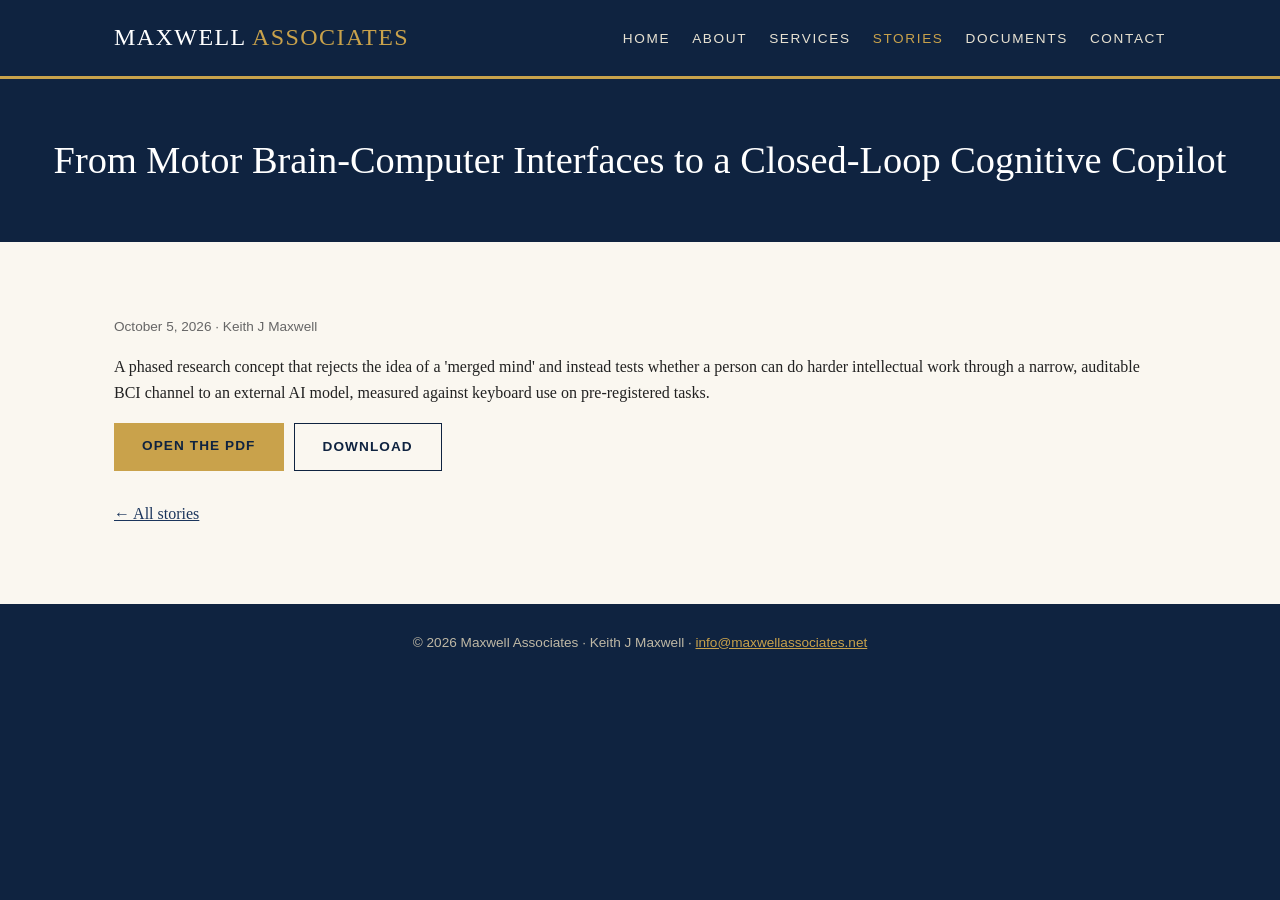
<file: stories/cognitive-copilot-bci-proposal.html>
<!DOCTYPE html><html lang="en"><head><meta charset="utf-8"><meta name="author" content="Keith J Maxwell"><meta name="description" content="A phased research concept that rejects the idea of a &#x27;merged mind&#x27; and instead tests whether a person can do harder intellectual work through a narrow, auditable BCI channel to an external AI model,…"><meta name="viewport" content="width=device-width,initial-scale=1"><title>From Motor Brain-Computer Interfaces to a Closed-Loop Cognitive Copilot | Keith J Maxwell · Maxwell Associates</title><link rel="canonical" href="https://maxwellassociates.net/stories/cognitive-copilot-bci-proposal.html"><meta property="og:type" content="article"><meta property="og:title" content="From Motor Brain-Computer Interfaces to a Closed-Loop Cognitive Copilot"><meta property="og:description" content="A phased research concept that rejects the idea of a &#x27;merged mind&#x27; and instead tests whether a person can do harder intellectual work through a narrow, auditable BCI channel to an external AI model,…"><meta property="og:url" content="https://maxwellassociates.net/stories/cognitive-copilot-bci-proposal.html"><meta property="og:image" content="https://maxwellassociates.net/img/hero-savannah.jpg"><meta name="twitter:card" content="summary_large_image"><meta name="twitter:title" content="From Motor Brain-Computer Interfaces to a Closed-Loop Cognitive Copilot"><meta name="twitter:description" content="A phased research concept that rejects the idea of a &#x27;merged mind&#x27; and instead tests whether a person can do harder intellectual work through a narrow, auditable BCI channel to an external AI model,…"><meta name="twitter:image" content="https://maxwellassociates.net/img/hero-savannah.jpg"><link rel="stylesheet" href="../css/style.css"><script src="../js/config.js"></script></head><body>
<header><div class="wrap"><a class="brand" href="../index.html">MAXWELL <span>ASSOCIATES</span></a><nav><a href="../index.html">Home</a><a href="../about.html">About</a><a href="../services.html">Services</a><a href="../stories.html" class="active">Stories</a><a href="../documents.html">Documents</a><a href="../contact.html">Contact</a></nav></div></header>
<div class="page-head"><h1>From Motor Brain-Computer Interfaces to a Closed-Loop Cognitive Copilot</h1></div><section><div class="wrap">
<p class="meta">October 5, 2026 &middot; Keith J Maxwell</p>
<p>A phased research concept that rejects the idea of a &#x27;merged mind&#x27; and instead tests whether a person can do harder intellectual work through a narrow, auditable BCI channel to an external AI model, measured against keyboard use on pre-registered tasks.</p>
<div class="pdf-actions"><a class="btn" href="pdfs/cognitive-copilot-bci-proposal.pdf" target="_blank" rel="noopener" data-goatcounter-click="story-cognitive-copilot-bci-proposal-landing-open" data-goatcounter-title="From Motor Brain-Computer Interfaces to a Closed-Loop Cognitive Copilot (landing page: Open the PDF)">Open the PDF</a><a class="btn outline" href="pdfs/cognitive-copilot-bci-proposal.pdf" download data-goatcounter-click="story-cognitive-copilot-bci-proposal-download" data-goatcounter-title="From Motor Brain-Computer Interfaces to a Closed-Loop Cognitive Copilot (download)">Download</a></div>
<p style="margin-top:30px"><a href="../stories.html">&larr; All stories</a></p>
</div></section>
<footer>&copy; 2026 Maxwell Associates &middot; Keith J Maxwell &middot; <a class="site-email" href="mailto:info@maxwellassociates.net">info@maxwellassociates.net</a></footer><script data-goatcounter="https://maxwellassociates.goatcounter.com/count" async src="//gc.zgo.at/count.js"></script></body></html>
</file>
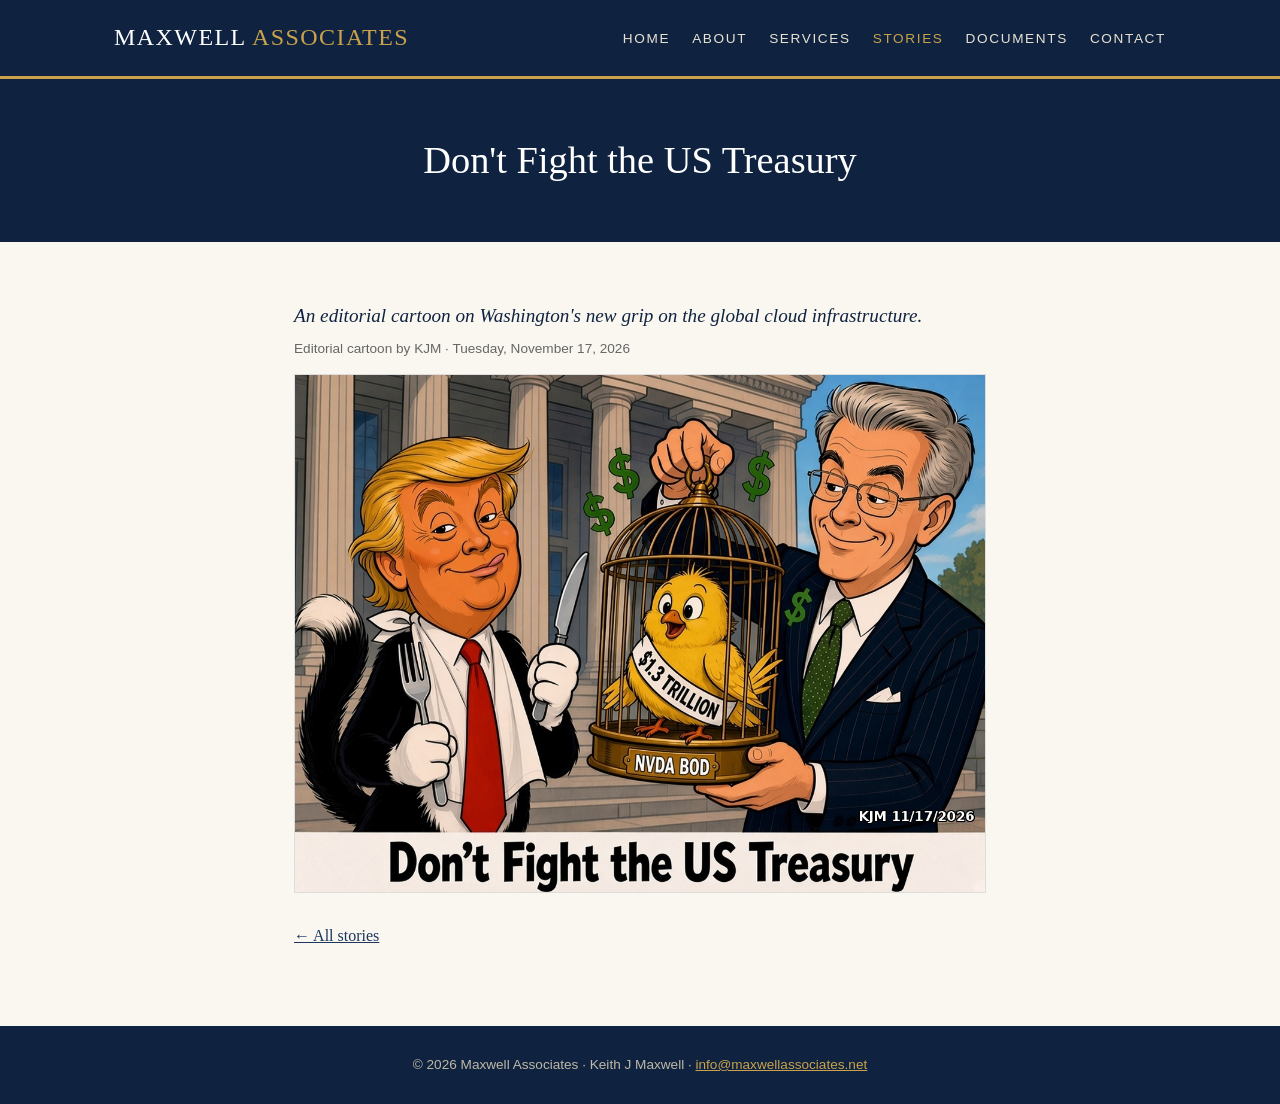
<file: stories/dont-fight-the-us-treasury.html>
<!DOCTYPE html><html lang="en"><head><meta charset="utf-8"><meta name="author" content="Keith J Maxwell"><meta name="description" content="An editorial cartoon on Washington&#x27;s new grip on the global cloud infrastructure."><meta name="viewport" content="width=device-width,initial-scale=1"><title>Don&#x27;t Fight the US Treasury | Keith J Maxwell · Maxwell Associates</title><link rel="canonical" href="https://maxwellassociates.net/stories/dont-fight-the-us-treasury.html"><meta property="og:type" content="article"><meta property="og:title" content="Don&#x27;t Fight the US Treasury"><meta property="og:description" content="An editorial cartoon on Washington&#x27;s new grip on the global cloud infrastructure."><meta property="og:url" content="https://maxwellassociates.net/stories/dont-fight-the-us-treasury.html"><meta property="og:image" content="https://maxwellassociates.net/img/dont-fight-the-us-treasury.jpg"><meta property="og:image:width" content="1152"><meta property="og:image:height" content="864"><meta property="og:image:alt" content="Editorial cartoon: a cat labeled as Trump holding a fork and knife eyes a yellow canary marked $1.3 trillion in a gold cage labeled NVDA BOD, held up by Treasury Secretary Bessent. Caption: Don&#x27;t Fight the US Treasury."><meta name="twitter:card" content="summary_large_image"><meta name="twitter:title" content="Don&#x27;t Fight the US Treasury"><meta name="twitter:description" content="An editorial cartoon on Washington&#x27;s new grip on the global cloud infrastructure."><meta name="twitter:image" content="https://maxwellassociates.net/img/dont-fight-the-us-treasury.jpg"><meta name="twitter:image:alt" content="Editorial cartoon: a cat labeled as Trump holding a fork and knife eyes a yellow canary marked $1.3 trillion in a gold cage labeled NVDA BOD, held up by Treasury Secretary Bessent. Caption: Don&#x27;t Fight the US Treasury."><link rel="stylesheet" href="../css/style.css"><script src="../js/config.js"></script><style>.story-article{max-width:740px;margin:0 auto}
.story-article .dek{font-size:1.2rem;font-style:italic;color:var(--navy);margin:0 0 8px;line-height:1.45}
.story-article h2{display:block;font-size:1.45rem;margin:2em 0 .7em}
.story-article p{margin:0 0 1em}
.story-article ul,.story-article ol{margin:0 0 1.2em;padding-left:1.3em}
.story-article li{margin:0 0 .7em}
.story-article a{word-break:break-word}
.story-article .disclaimer{color:var(--muted);font-size:.95rem;border-top:1px solid #ddd;padding-top:1.2em;margin-top:1.6em}
.story-article ol.sources{font-size:.92rem}
.story-article ol.sources li{margin:0 0 .45em}</style></head><body>
<header><div class="wrap"><a class="brand" href="../index.html">MAXWELL <span>ASSOCIATES</span></a><nav><a href="../index.html">Home</a><a href="../about.html">About</a><a href="../services.html">Services</a><a href="../stories.html" class="active">Stories</a><a href="../documents.html">Documents</a><a href="../contact.html">Contact</a></nav></div></header>
<div class="page-head"><h1>Don&#x27;t Fight the US Treasury</h1></div><section><div class="wrap story-article">
<p class="dek">An editorial cartoon on Washington&#x27;s new grip on the global cloud infrastructure.</p>
<p class="meta">Editorial cartoon by KJM &middot; Tuesday, November 17, 2026</p>
<p><img src="../img/dont-fight-the-us-treasury.jpg" alt="Editorial cartoon: a cat labeled as Trump holding a fork and knife eyes a yellow canary marked $1.3 trillion in a gold cage labeled NVDA BOD, held up by Treasury Secretary Bessent. Caption: Don&#x27;t Fight the US Treasury." width="1152" height="864" style="max-width:100%;height:auto;display:block;margin:0 auto;border:1px solid #ddd"></p>
<p style="margin-top:30px"><a href="../stories.html">&larr; All stories</a></p>
</div></section>
<footer>&copy; 2026 Maxwell Associates &middot; Keith J Maxwell &middot; <a class="site-email" href="mailto:info@maxwellassociates.net">info@maxwellassociates.net</a></footer><script data-goatcounter="https://maxwellassociates.goatcounter.com/count" async src="//gc.zgo.at/count.js"></script></body></html>
</file>
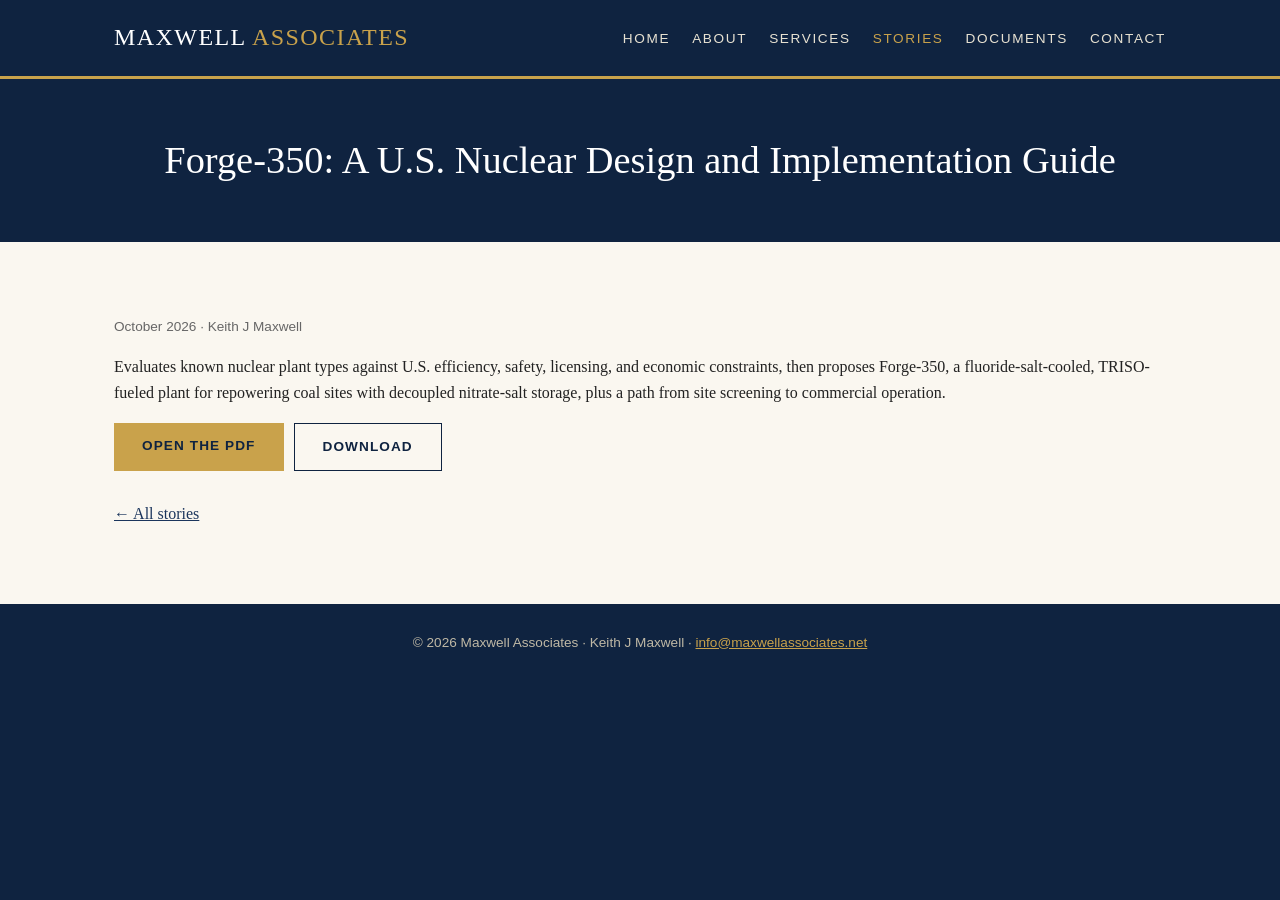
<file: stories/forge-350-nuclear-design-guide.html>
<!DOCTYPE html><html lang="en"><head><meta charset="utf-8"><meta name="author" content="Keith J Maxwell"><meta name="description" content="Evaluates known nuclear plant types against U.S. efficiency, safety, licensing, and economic constraints, then proposes Forge-350, a fluoride-salt-cooled, TRISO-fueled plant for repowering coal sites…"><meta name="viewport" content="width=device-width,initial-scale=1"><title>Forge-350: A U.S. Nuclear Design and Implementation Guide | Keith J Maxwell · Maxwell Associates</title><link rel="canonical" href="https://maxwellassociates.net/stories/forge-350-nuclear-design-guide.html"><meta property="og:type" content="article"><meta property="og:title" content="Forge-350: A U.S. Nuclear Design and Implementation Guide"><meta property="og:description" content="Evaluates known nuclear plant types against U.S. efficiency, safety, licensing, and economic constraints, then proposes Forge-350, a fluoride-salt-cooled, TRISO-fueled plant for repowering coal sites…"><meta property="og:url" content="https://maxwellassociates.net/stories/forge-350-nuclear-design-guide.html"><meta property="og:image" content="https://maxwellassociates.net/img/hero-savannah.jpg"><meta name="twitter:card" content="summary_large_image"><meta name="twitter:title" content="Forge-350: A U.S. Nuclear Design and Implementation Guide"><meta name="twitter:description" content="Evaluates known nuclear plant types against U.S. efficiency, safety, licensing, and economic constraints, then proposes Forge-350, a fluoride-salt-cooled, TRISO-fueled plant for repowering coal sites…"><meta name="twitter:image" content="https://maxwellassociates.net/img/hero-savannah.jpg"><link rel="stylesheet" href="../css/style.css"><script src="../js/config.js"></script></head><body>
<header><div class="wrap"><a class="brand" href="../index.html">MAXWELL <span>ASSOCIATES</span></a><nav><a href="../index.html">Home</a><a href="../about.html">About</a><a href="../services.html">Services</a><a href="../stories.html" class="active">Stories</a><a href="../documents.html">Documents</a><a href="../contact.html">Contact</a></nav></div></header>
<div class="page-head"><h1>Forge-350: A U.S. Nuclear Design and Implementation Guide</h1></div><section><div class="wrap">
<p class="meta">October 2026 &middot; Keith J Maxwell</p>
<p>Evaluates known nuclear plant types against U.S. efficiency, safety, licensing, and economic constraints, then proposes Forge-350, a fluoride-salt-cooled, TRISO-fueled plant for repowering coal sites with decoupled nitrate-salt storage, plus a path from site screening to commercial operation.</p>
<div class="pdf-actions"><a class="btn" href="pdfs/forge-350-nuclear-design-guide.pdf" target="_blank" rel="noopener" data-goatcounter-click="story-forge-350-nuclear-design-guide-landing-open" data-goatcounter-title="Forge-350: A U.S. Nuclear Design and Implementation Guide (landing page: Open the PDF)">Open the PDF</a><a class="btn outline" href="pdfs/forge-350-nuclear-design-guide.pdf" download data-goatcounter-click="story-forge-350-nuclear-design-guide-download" data-goatcounter-title="Forge-350: A U.S. Nuclear Design and Implementation Guide (download)">Download</a></div>
<p style="margin-top:30px"><a href="../stories.html">&larr; All stories</a></p>
</div></section>
<footer>&copy; 2026 Maxwell Associates &middot; Keith J Maxwell &middot; <a class="site-email" href="mailto:info@maxwellassociates.net">info@maxwellassociates.net</a></footer><script data-goatcounter="https://maxwellassociates.goatcounter.com/count" async src="//gc.zgo.at/count.js"></script></body></html>
</file>
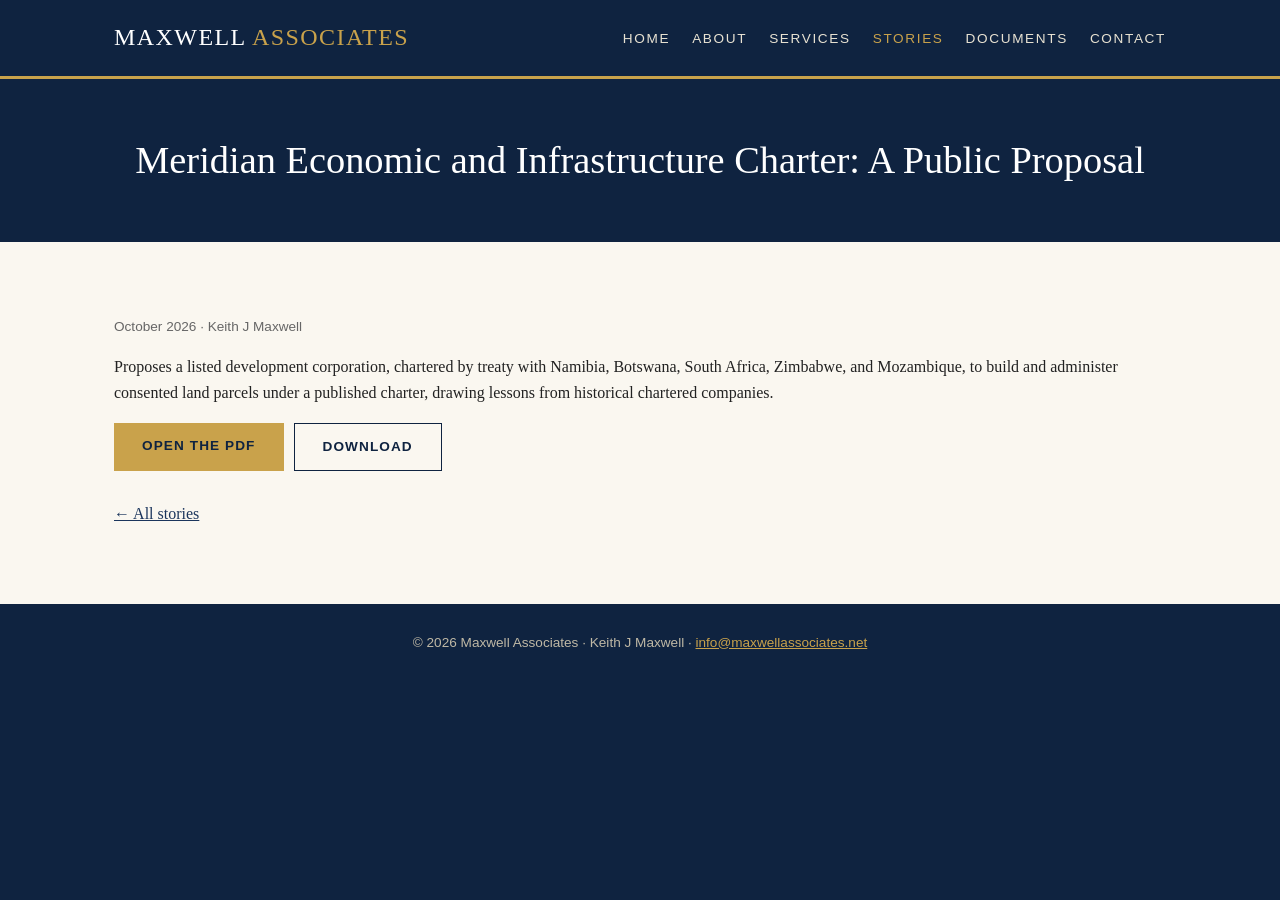
<file: stories/meridian-economic-infrastructure-charter.html>
<!DOCTYPE html><html lang="en"><head><meta charset="utf-8"><meta name="author" content="Keith J Maxwell"><meta name="description" content="Proposes a listed development corporation, chartered by treaty with Namibia, Botswana, South Africa, Zimbabwe, and Mozambique, to build and administer consented land parcels under a published…"><meta name="viewport" content="width=device-width,initial-scale=1"><title>Meridian Economic and Infrastructure Charter: A Public Proposal | Keith J Maxwell · Maxwell Associates</title><link rel="canonical" href="https://maxwellassociates.net/stories/meridian-economic-infrastructure-charter.html"><meta property="og:type" content="article"><meta property="og:title" content="Meridian Economic and Infrastructure Charter: A Public Proposal"><meta property="og:description" content="Proposes a listed development corporation, chartered by treaty with Namibia, Botswana, South Africa, Zimbabwe, and Mozambique, to build and administer consented land parcels under a published…"><meta property="og:url" content="https://maxwellassociates.net/stories/meridian-economic-infrastructure-charter.html"><meta property="og:image" content="https://maxwellassociates.net/img/hero-savannah.jpg"><meta name="twitter:card" content="summary_large_image"><meta name="twitter:title" content="Meridian Economic and Infrastructure Charter: A Public Proposal"><meta name="twitter:description" content="Proposes a listed development corporation, chartered by treaty with Namibia, Botswana, South Africa, Zimbabwe, and Mozambique, to build and administer consented land parcels under a published…"><meta name="twitter:image" content="https://maxwellassociates.net/img/hero-savannah.jpg"><link rel="stylesheet" href="../css/style.css"><script src="../js/config.js"></script></head><body>
<header><div class="wrap"><a class="brand" href="../index.html">MAXWELL <span>ASSOCIATES</span></a><nav><a href="../index.html">Home</a><a href="../about.html">About</a><a href="../services.html">Services</a><a href="../stories.html" class="active">Stories</a><a href="../documents.html">Documents</a><a href="../contact.html">Contact</a></nav></div></header>
<div class="page-head"><h1>Meridian Economic and Infrastructure Charter: A Public Proposal</h1></div><section><div class="wrap">
<p class="meta">October 2026 &middot; Keith J Maxwell</p>
<p>Proposes a listed development corporation, chartered by treaty with Namibia, Botswana, South Africa, Zimbabwe, and Mozambique, to build and administer consented land parcels under a published charter, drawing lessons from historical chartered companies.</p>
<div class="pdf-actions"><a class="btn" href="pdfs/meridian-economic-infrastructure-charter.pdf" target="_blank" rel="noopener" data-goatcounter-click="story-meridian-economic-infrastructure-charter-landing-open" data-goatcounter-title="Meridian Economic and Infrastructure Charter: A Public Proposal (landing page: Open the PDF)">Open the PDF</a><a class="btn outline" href="pdfs/meridian-economic-infrastructure-charter.pdf" download data-goatcounter-click="story-meridian-economic-infrastructure-charter-download" data-goatcounter-title="Meridian Economic and Infrastructure Charter: A Public Proposal (download)">Download</a></div>
<p style="margin-top:30px"><a href="../stories.html">&larr; All stories</a></p>
</div></section>
<footer>&copy; 2026 Maxwell Associates &middot; Keith J Maxwell &middot; <a class="site-email" href="mailto:info@maxwellassociates.net">info@maxwellassociates.net</a></footer><script data-goatcounter="https://maxwellassociates.goatcounter.com/count" async src="//gc.zgo.at/count.js"></script></body></html>
</file>
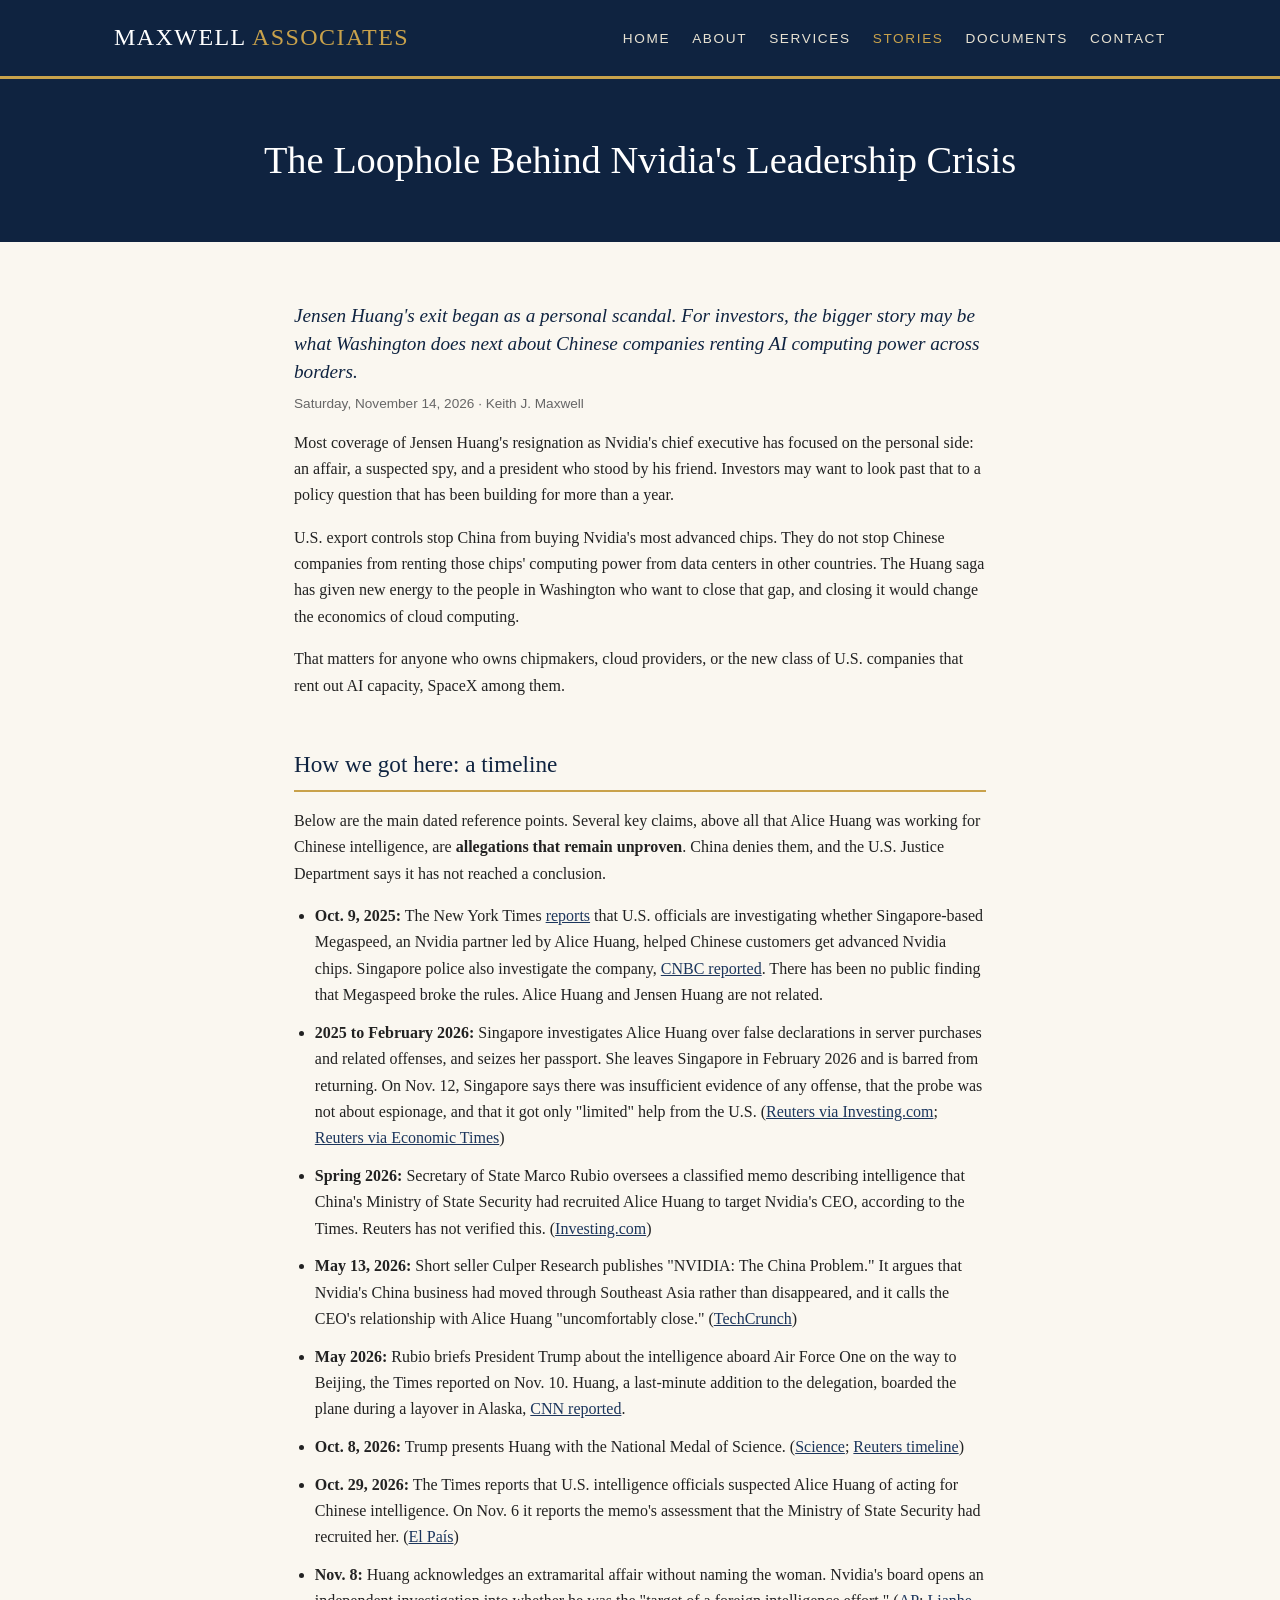
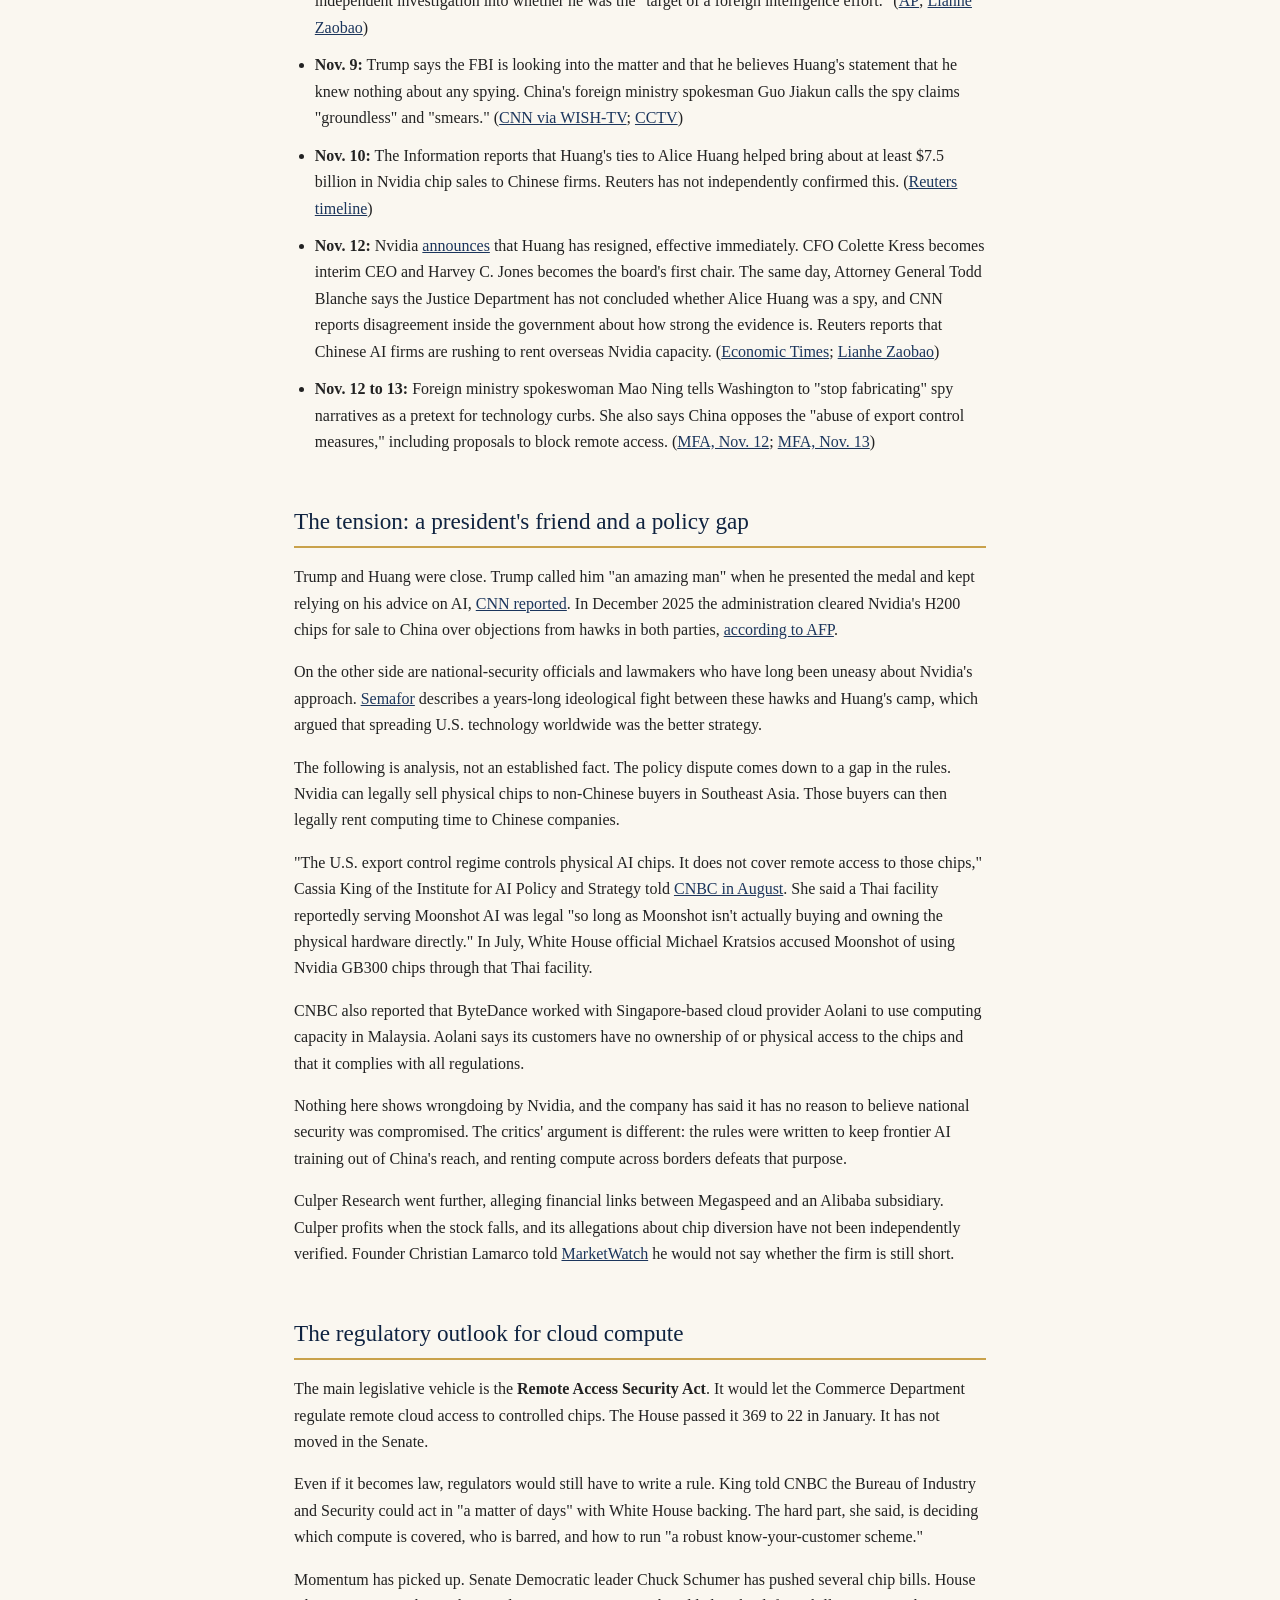
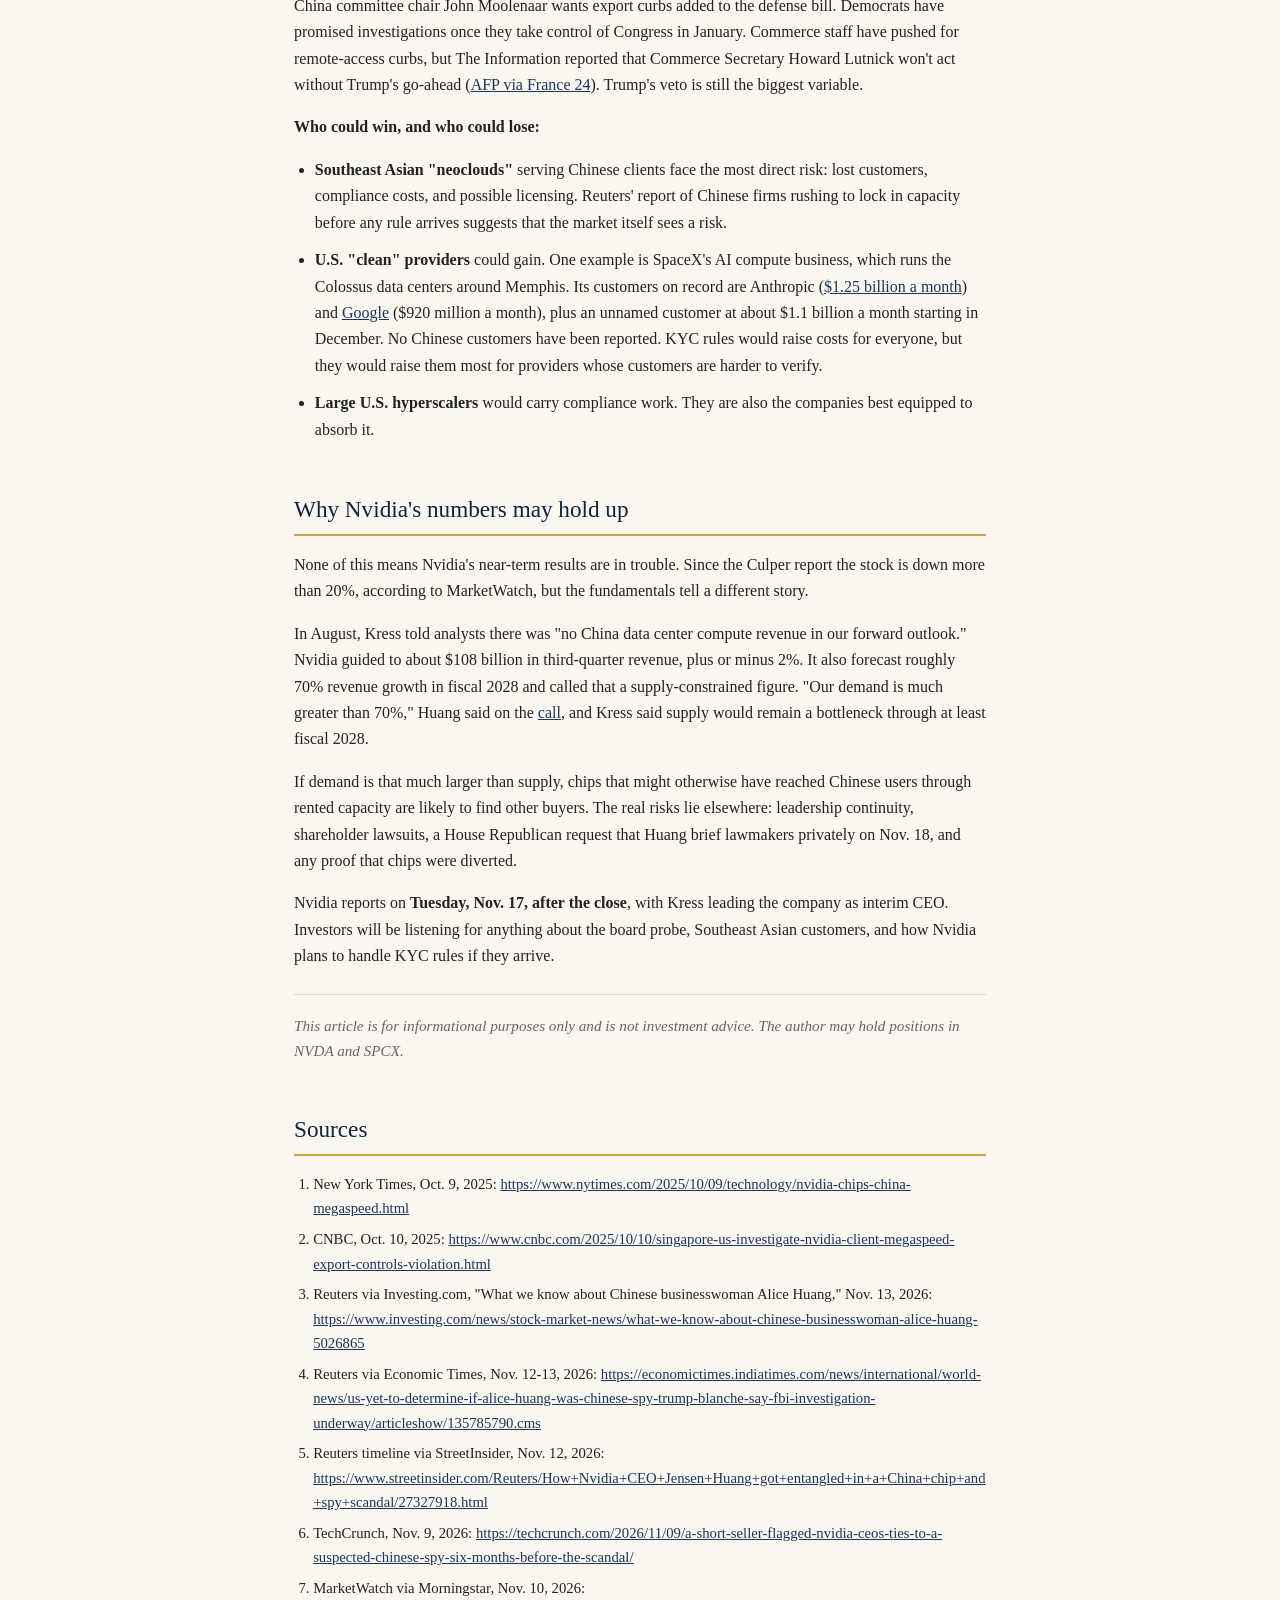
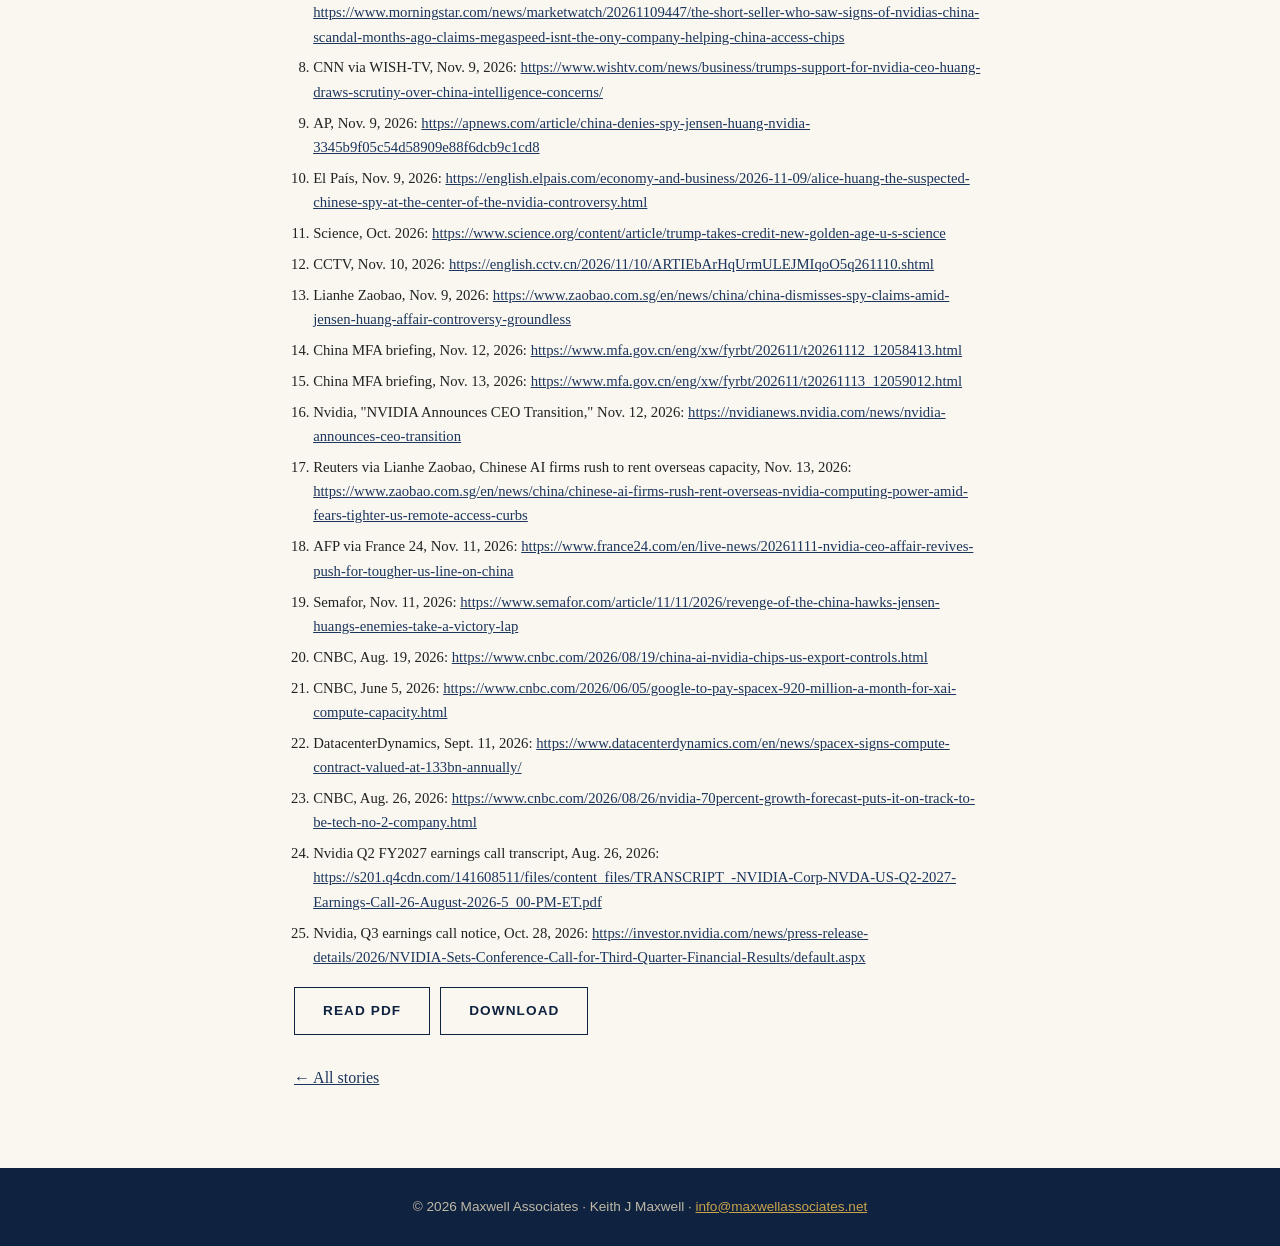
<file: stories/nvidia-ceo-cloud-loophole.html>
<!DOCTYPE html><html lang="en"><head><meta charset="utf-8"><meta name="author" content="Keith J Maxwell"><meta name="description" content="Jensen Huang&#x27;s exit began as a personal scandal. For investors, the bigger story may be what Washington does next about Chinese companies renting AI computing power across borders."><meta name="viewport" content="width=device-width,initial-scale=1"><title>The Loophole Behind Nvidia&#x27;s Leadership Crisis | Keith J Maxwell · Maxwell Associates</title><link rel="canonical" href="https://maxwellassociates.net/stories/nvidia-ceo-cloud-loophole.html"><meta property="og:type" content="article"><meta property="og:title" content="The Loophole Behind Nvidia&#x27;s Leadership Crisis"><meta property="og:description" content="Jensen Huang&#x27;s exit began as a personal scandal. For investors, the bigger story may be what Washington does next about Chinese companies renting AI computing power across borders."><meta property="og:url" content="https://maxwellassociates.net/stories/nvidia-ceo-cloud-loophole.html"><meta property="og:image" content="https://maxwellassociates.net/img/hero-savannah.jpg"><meta name="twitter:card" content="summary_large_image"><meta name="twitter:title" content="The Loophole Behind Nvidia&#x27;s Leadership Crisis"><meta name="twitter:description" content="Jensen Huang&#x27;s exit began as a personal scandal. For investors, the bigger story may be what Washington does next about Chinese companies renting AI computing power across borders."><meta name="twitter:image" content="https://maxwellassociates.net/img/hero-savannah.jpg"><link rel="stylesheet" href="../css/style.css"><script src="../js/config.js"></script><style>.story-article{max-width:740px;margin:0 auto}
.story-article .dek{font-size:1.2rem;font-style:italic;color:var(--navy);margin:0 0 8px;line-height:1.45}
.story-article h2{display:block;font-size:1.45rem;margin:2em 0 .7em}
.story-article p{margin:0 0 1em}
.story-article ul,.story-article ol{margin:0 0 1.2em;padding-left:1.3em}
.story-article li{margin:0 0 .7em}
.story-article a{word-break:break-word}
.story-article .disclaimer{color:var(--muted);font-size:.95rem;border-top:1px solid #ddd;padding-top:1.2em;margin-top:1.6em}
.story-article ol.sources{font-size:.92rem}
.story-article ol.sources li{margin:0 0 .45em}</style></head><body>
<header><div class="wrap"><a class="brand" href="../index.html">MAXWELL <span>ASSOCIATES</span></a><nav><a href="../index.html">Home</a><a href="../about.html">About</a><a href="../services.html">Services</a><a href="../stories.html" class="active">Stories</a><a href="../documents.html">Documents</a><a href="../contact.html">Contact</a></nav></div></header>
<div class="page-head"><h1>The Loophole Behind Nvidia's Leadership Crisis</h1></div><section><div class="wrap story-article">
<p class="dek">Jensen Huang's exit began as a personal scandal. For investors, the bigger story may be what Washington does next about Chinese companies renting AI computing power across borders.</p>
<p class="meta">Saturday, November 14, 2026 &middot; Keith J. Maxwell</p>
<p>Most coverage of Jensen Huang's resignation as Nvidia's chief executive has focused on the personal side: an affair, a suspected spy, and a president who stood by his friend. Investors may want to look past that to a policy question that has been building for more than a year.</p>
<p>U.S. export controls stop China from buying Nvidia's most advanced chips. They do not stop Chinese companies from renting those chips' computing power from data centers in other countries. The Huang saga has given new energy to the people in Washington who want to close that gap, and closing it would change the economics of cloud computing.</p>
<p>That matters for anyone who owns chipmakers, cloud providers, or the new class of U.S. companies that rent out AI capacity, SpaceX among them.</p>
<h2>How we got here: a timeline</h2>
<p>Below are the main dated reference points. Several key claims, above all that Alice Huang was working for Chinese intelligence, are <strong>allegations that remain unproven</strong>. China denies them, and the U.S. Justice Department says it has not reached a conclusion.</p>
<ul>
<li><strong>Oct. 9, 2025:</strong> The New York Times <a href="https://www.nytimes.com/2025/10/09/technology/nvidia-chips-china-megaspeed.html" target="_blank" rel="noopener">reports</a> that U.S. officials are investigating whether Singapore-based Megaspeed, an Nvidia partner led by Alice Huang, helped Chinese customers get advanced Nvidia chips. Singapore police also investigate the company, <a href="https://www.cnbc.com/2025/10/10/singapore-us-investigate-nvidia-client-megaspeed-export-controls-violation.html" target="_blank" rel="noopener">CNBC reported</a>. There has been no public finding that Megaspeed broke the rules. Alice Huang and Jensen Huang are not related.</li>
<li><strong>2025 to February 2026:</strong> Singapore investigates Alice Huang over false declarations in server purchases and related offenses, and seizes her passport. She leaves Singapore in February 2026 and is barred from returning. On Nov. 12, Singapore says there was insufficient evidence of any offense, that the probe was not about espionage, and that it got only "limited" help from the U.S. (<a href="https://www.investing.com/news/stock-market-news/what-we-know-about-chinese-businesswoman-alice-huang-5026865" target="_blank" rel="noopener">Reuters via Investing.com</a>; <a href="https://economictimes.indiatimes.com/news/international/world-news/us-yet-to-determine-if-alice-huang-was-chinese-spy-trump-blanche-say-fbi-investigation-underway/articleshow/135785790.cms" target="_blank" rel="noopener">Reuters via Economic Times</a>)</li>
<li><strong>Spring 2026:</strong> Secretary of State Marco Rubio oversees a classified memo describing intelligence that China's Ministry of State Security had recruited Alice Huang to target Nvidia's CEO, according to the Times. Reuters has not verified this. (<a href="https://www.investing.com/news/stock-market-news/what-we-know-about-chinese-businesswoman-alice-huang-5026865" target="_blank" rel="noopener">Investing.com</a>)</li>
<li><strong>May 13, 2026:</strong> Short seller Culper Research publishes "NVIDIA: The China Problem." It argues that Nvidia's China business had moved through Southeast Asia rather than disappeared, and it calls the CEO's relationship with Alice Huang "uncomfortably close." (<a href="https://techcrunch.com/2026/11/09/a-short-seller-flagged-nvidia-ceos-ties-to-a-suspected-chinese-spy-six-months-before-the-scandal/" target="_blank" rel="noopener">TechCrunch</a>)</li>
<li><strong>May 2026:</strong> Rubio briefs President Trump about the intelligence aboard Air Force One on the way to Beijing, the Times reported on Nov. 10. Huang, a last-minute addition to the delegation, boarded the plane during a layover in Alaska, <a href="https://www.wishtv.com/news/business/trumps-support-for-nvidia-ceo-huang-draws-scrutiny-over-china-intelligence-concerns/" target="_blank" rel="noopener">CNN reported</a>.</li>
<li><strong>Oct. 8, 2026:</strong> Trump presents Huang with the National Medal of Science. (<a href="https://www.science.org/content/article/trump-takes-credit-new-golden-age-u-s-science" target="_blank" rel="noopener">Science</a>; <a href="https://www.streetinsider.com/Reuters/How+Nvidia+CEO+Jensen+Huang+got+entangled+in+a+China+chip+and+spy+scandal/27327918.html" target="_blank" rel="noopener">Reuters timeline</a>)</li>
<li><strong>Oct. 29, 2026:</strong> The Times reports that U.S. intelligence officials suspected Alice Huang of acting for Chinese intelligence. On Nov. 6 it reports the memo's assessment that the Ministry of State Security had recruited her. (<a href="https://english.elpais.com/economy-and-business/2026-11-09/alice-huang-the-suspected-chinese-spy-at-the-center-of-the-nvidia-controversy.html" target="_blank" rel="noopener">El País</a>)</li>
<li><strong>Nov. 8:</strong> Huang acknowledges an extramarital affair without naming the woman. Nvidia's board opens an independent investigation into whether he was the "target of a foreign intelligence effort." (<a href="https://apnews.com/article/china-denies-spy-jensen-huang-nvidia-3345b9f05c54d58909e88f6dcb9c1cd8" target="_blank" rel="noopener">AP</a>; <a href="https://www.zaobao.com.sg/en/news/china/china-dismisses-spy-claims-amid-jensen-huang-affair-controversy-groundless" target="_blank" rel="noopener">Lianhe Zaobao</a>)</li>
<li><strong>Nov. 9:</strong> Trump says the FBI is looking into the matter and that he believes Huang's statement that he knew nothing about any spying. China's foreign ministry spokesman Guo Jiakun calls the spy claims "groundless" and "smears." (<a href="https://www.wishtv.com/news/business/trumps-support-for-nvidia-ceo-huang-draws-scrutiny-over-china-intelligence-concerns/" target="_blank" rel="noopener">CNN via WISH-TV</a>; <a href="https://english.cctv.cn/2026/11/10/ARTIEbArHqUrmULEJMIqoO5q261110.shtml" target="_blank" rel="noopener">CCTV</a>)</li>
<li><strong>Nov. 10:</strong> The Information reports that Huang's ties to Alice Huang helped bring about at least $7.5 billion in Nvidia chip sales to Chinese firms. Reuters has not independently confirmed this. (<a href="https://www.streetinsider.com/Reuters/How+Nvidia+CEO+Jensen+Huang+got+entangled+in+a+China+chip+and+spy+scandal/27327918.html" target="_blank" rel="noopener">Reuters timeline</a>)</li>
<li><strong>Nov. 12:</strong> Nvidia <a href="https://nvidianews.nvidia.com/news/nvidia-announces-ceo-transition" target="_blank" rel="noopener">announces</a> that Huang has resigned, effective immediately. CFO Colette Kress becomes interim CEO and Harvey C. Jones becomes the board's first chair. The same day, Attorney General Todd Blanche says the Justice Department has not concluded whether Alice Huang was a spy, and CNN reports disagreement inside the government about how strong the evidence is. Reuters reports that Chinese AI firms are rushing to rent overseas Nvidia capacity. (<a href="https://economictimes.indiatimes.com/news/international/world-news/us-yet-to-determine-if-alice-huang-was-chinese-spy-trump-blanche-say-fbi-investigation-underway/articleshow/135785790.cms" target="_blank" rel="noopener">Economic Times</a>; <a href="https://www.zaobao.com.sg/en/news/china/chinese-ai-firms-rush-rent-overseas-nvidia-computing-power-amid-fears-tighter-us-remote-access-curbs" target="_blank" rel="noopener">Lianhe Zaobao</a>)</li>
<li><strong>Nov. 12 to 13:</strong> Foreign ministry spokeswoman Mao Ning tells Washington to "stop fabricating" spy narratives as a pretext for technology curbs. She also says China opposes the "abuse of export control measures," including proposals to block remote access. (<a href="https://www.mfa.gov.cn/eng/xw/fyrbt/202611/t20261112_12058413.html" target="_blank" rel="noopener">MFA, Nov. 12</a>; <a href="https://www.mfa.gov.cn/eng/xw/fyrbt/202611/t20261113_12059012.html" target="_blank" rel="noopener">MFA, Nov. 13</a>)</li>
</ul>
<h2>The tension: a president's friend and a policy gap</h2>
<p>Trump and Huang were close. Trump called him "an amazing man" when he presented the medal and kept relying on his advice on AI, <a href="https://www.wishtv.com/news/business/trumps-support-for-nvidia-ceo-huang-draws-scrutiny-over-china-intelligence-concerns/" target="_blank" rel="noopener">CNN reported</a>. In December 2025 the administration cleared Nvidia's H200 chips for sale to China over objections from hawks in both parties, <a href="https://www.france24.com/en/live-news/20261111-nvidia-ceo-affair-revives-push-for-tougher-us-line-on-china" target="_blank" rel="noopener">according to AFP</a>.</p>
<p>On the other side are national-security officials and lawmakers who have long been uneasy about Nvidia's approach. <a href="https://www.semafor.com/article/11/11/2026/revenge-of-the-china-hawks-jensen-huangs-enemies-take-a-victory-lap" target="_blank" rel="noopener">Semafor</a> describes a years-long ideological fight between these hawks and Huang's camp, which argued that spreading U.S. technology worldwide was the better strategy.</p>
<p>The following is analysis, not an established fact. The policy dispute comes down to a gap in the rules. Nvidia can legally sell physical chips to non-Chinese buyers in Southeast Asia. Those buyers can then legally rent computing time to Chinese companies.</p>
<p>"The U.S. export control regime controls physical AI chips. It does not cover remote access to those chips," Cassia King of the Institute for AI Policy and Strategy told <a href="https://www.cnbc.com/2026/08/19/china-ai-nvidia-chips-us-export-controls.html" target="_blank" rel="noopener">CNBC in August</a>. She said a Thai facility reportedly serving Moonshot AI was legal "so long as Moonshot isn't actually buying and owning the physical hardware directly." In July, White House official Michael Kratsios accused Moonshot of using Nvidia GB300 chips through that Thai facility.</p>
<p>CNBC also reported that ByteDance worked with Singapore-based cloud provider Aolani to use computing capacity in Malaysia. Aolani says its customers have no ownership of or physical access to the chips and that it complies with all regulations.</p>
<p>Nothing here shows wrongdoing by Nvidia, and the company has said it has no reason to believe national security was compromised. The critics' argument is different: the rules were written to keep frontier AI training out of China's reach, and renting compute across borders defeats that purpose.</p>
<p>Culper Research went further, alleging financial links between Megaspeed and an Alibaba subsidiary. Culper profits when the stock falls, and its allegations about chip diversion have not been independently verified. Founder Christian Lamarco told <a href="https://www.morningstar.com/news/marketwatch/20261109447/the-short-seller-who-saw-signs-of-nvidias-china-scandal-months-ago-claims-megaspeed-isnt-the-ony-company-helping-china-access-chips" target="_blank" rel="noopener">MarketWatch</a> he would not say whether the firm is still short.</p>
<h2>The regulatory outlook for cloud compute</h2>
<p>The main legislative vehicle is the <strong>Remote Access Security Act</strong>. It would let the Commerce Department regulate remote cloud access to controlled chips. The House passed it 369 to 22 in January. It has not moved in the Senate.</p>
<p>Even if it becomes law, regulators would still have to write a rule. King told CNBC the Bureau of Industry and Security could act in "a matter of days" with White House backing. The hard part, she said, is deciding which compute is covered, who is barred, and how to run "a robust know-your-customer scheme."</p>
<p>Momentum has picked up. Senate Democratic leader Chuck Schumer has pushed several chip bills. House China committee chair John Moolenaar wants export curbs added to the defense bill. Democrats have promised investigations once they take control of Congress in January. Commerce staff have pushed for remote-access curbs, but The Information reported that Commerce Secretary Howard Lutnick won't act without Trump's go-ahead (<a href="https://www.france24.com/en/live-news/20261111-nvidia-ceo-affair-revives-push-for-tougher-us-line-on-china" target="_blank" rel="noopener">AFP via France 24</a>). Trump's veto is still the biggest variable.</p>
<p><strong>Who could win, and who could lose:</strong></p>
<ul>
<li><strong>Southeast Asian "neoclouds"</strong> serving Chinese clients face the most direct risk: lost customers, compliance costs, and possible licensing. Reuters' report of Chinese firms rushing to lock in capacity before any rule arrives suggests that the market itself sees a risk.</li>
<li><strong>U.S. "clean" providers</strong> could gain. One example is SpaceX's AI compute business, which runs the Colossus data centers around Memphis. Its customers on record are Anthropic (<a href="https://www.datacenterdynamics.com/en/news/spacex-signs-compute-contract-valued-at-133bn-annually/" target="_blank" rel="noopener">$1.25 billion a month</a>) and <a href="https://www.cnbc.com/2026/06/05/google-to-pay-spacex-920-million-a-month-for-xai-compute-capacity.html" target="_blank" rel="noopener">Google</a> ($920 million a month), plus an unnamed customer at about $1.1 billion a month starting in December. No Chinese customers have been reported. KYC rules would raise costs for everyone, but they would raise them most for providers whose customers are harder to verify.</li>
<li><strong>Large U.S. hyperscalers</strong> would carry compliance work. They are also the companies best equipped to absorb it.</li>
</ul>
<h2>Why Nvidia's numbers may hold up</h2>
<p>None of this means Nvidia's near-term results are in trouble. Since the Culper report the stock is down more than 20%, according to MarketWatch, but the fundamentals tell a different story.</p>
<p>In August, Kress told analysts there was "no China data center compute revenue in our forward outlook." Nvidia guided to about $108 billion in third-quarter revenue, plus or minus 2%. It also forecast roughly 70% revenue growth in fiscal 2028 and called that a supply-constrained figure. "Our demand is much greater than 70%," Huang said on the <a href="https://www.cnbc.com/2026/08/26/nvidia-70percent-growth-forecast-puts-it-on-track-to-be-tech-no-2-company.html" target="_blank" rel="noopener">call</a>, and Kress said supply would remain a bottleneck through at least fiscal 2028.</p>
<p>If demand is that much larger than supply, chips that might otherwise have reached Chinese users through rented capacity are likely to find other buyers. The real risks lie elsewhere: leadership continuity, shareholder lawsuits, a House Republican request that Huang brief lawmakers privately on Nov. 18, and any proof that chips were diverted.</p>
<p>Nvidia reports on <strong>Tuesday, Nov. 17, after the close</strong>, with Kress leading the company as interim CEO. Investors will be listening for anything about the board probe, Southeast Asian customers, and how Nvidia plans to handle KYC rules if they arrive.</p>
<p class="disclaimer"><em>This article is for informational purposes only and is not investment advice. The author may hold positions in NVDA and SPCX.</em></p>
<h2>Sources</h2>
<ol class="sources">
<li>New York Times, Oct. 9, 2025: <a href="https://www.nytimes.com/2025/10/09/technology/nvidia-chips-china-megaspeed.html" target="_blank" rel="noopener">https://www.nytimes.com/2025/10/09/technology/nvidia-chips-china-megaspeed.html</a></li>
<li>CNBC, Oct. 10, 2025: <a href="https://www.cnbc.com/2025/10/10/singapore-us-investigate-nvidia-client-megaspeed-export-controls-violation.html" target="_blank" rel="noopener">https://www.cnbc.com/2025/10/10/singapore-us-investigate-nvidia-client-megaspeed-export-controls-violation.html</a></li>
<li>Reuters via Investing.com, "What we know about Chinese businesswoman Alice Huang," Nov. 13, 2026: <a href="https://www.investing.com/news/stock-market-news/what-we-know-about-chinese-businesswoman-alice-huang-5026865" target="_blank" rel="noopener">https://www.investing.com/news/stock-market-news/what-we-know-about-chinese-businesswoman-alice-huang-5026865</a></li>
<li>Reuters via Economic Times, Nov. 12-13, 2026: <a href="https://economictimes.indiatimes.com/news/international/world-news/us-yet-to-determine-if-alice-huang-was-chinese-spy-trump-blanche-say-fbi-investigation-underway/articleshow/135785790.cms" target="_blank" rel="noopener">https://economictimes.indiatimes.com/news/international/world-news/us-yet-to-determine-if-alice-huang-was-chinese-spy-trump-blanche-say-fbi-investigation-underway/articleshow/135785790.cms</a></li>
<li>Reuters timeline via StreetInsider, Nov. 12, 2026: <a href="https://www.streetinsider.com/Reuters/How+Nvidia+CEO+Jensen+Huang+got+entangled+in+a+China+chip+and+spy+scandal/27327918.html" target="_blank" rel="noopener">https://www.streetinsider.com/Reuters/How+Nvidia+CEO+Jensen+Huang+got+entangled+in+a+China+chip+and+spy+scandal/27327918.html</a></li>
<li>TechCrunch, Nov. 9, 2026: <a href="https://techcrunch.com/2026/11/09/a-short-seller-flagged-nvidia-ceos-ties-to-a-suspected-chinese-spy-six-months-before-the-scandal/" target="_blank" rel="noopener">https://techcrunch.com/2026/11/09/a-short-seller-flagged-nvidia-ceos-ties-to-a-suspected-chinese-spy-six-months-before-the-scandal/</a></li>
<li>MarketWatch via Morningstar, Nov. 10, 2026: <a href="https://www.morningstar.com/news/marketwatch/20261109447/the-short-seller-who-saw-signs-of-nvidias-china-scandal-months-ago-claims-megaspeed-isnt-the-ony-company-helping-china-access-chips" target="_blank" rel="noopener">https://www.morningstar.com/news/marketwatch/20261109447/the-short-seller-who-saw-signs-of-nvidias-china-scandal-months-ago-claims-megaspeed-isnt-the-ony-company-helping-china-access-chips</a></li>
<li>CNN via WISH-TV, Nov. 9, 2026: <a href="https://www.wishtv.com/news/business/trumps-support-for-nvidia-ceo-huang-draws-scrutiny-over-china-intelligence-concerns/" target="_blank" rel="noopener">https://www.wishtv.com/news/business/trumps-support-for-nvidia-ceo-huang-draws-scrutiny-over-china-intelligence-concerns/</a></li>
<li>AP, Nov. 9, 2026: <a href="https://apnews.com/article/china-denies-spy-jensen-huang-nvidia-3345b9f05c54d58909e88f6dcb9c1cd8" target="_blank" rel="noopener">https://apnews.com/article/china-denies-spy-jensen-huang-nvidia-3345b9f05c54d58909e88f6dcb9c1cd8</a></li>
<li>El País, Nov. 9, 2026: <a href="https://english.elpais.com/economy-and-business/2026-11-09/alice-huang-the-suspected-chinese-spy-at-the-center-of-the-nvidia-controversy.html" target="_blank" rel="noopener">https://english.elpais.com/economy-and-business/2026-11-09/alice-huang-the-suspected-chinese-spy-at-the-center-of-the-nvidia-controversy.html</a></li>
<li>Science, Oct. 2026: <a href="https://www.science.org/content/article/trump-takes-credit-new-golden-age-u-s-science" target="_blank" rel="noopener">https://www.science.org/content/article/trump-takes-credit-new-golden-age-u-s-science</a></li>
<li>CCTV, Nov. 10, 2026: <a href="https://english.cctv.cn/2026/11/10/ARTIEbArHqUrmULEJMIqoO5q261110.shtml" target="_blank" rel="noopener">https://english.cctv.cn/2026/11/10/ARTIEbArHqUrmULEJMIqoO5q261110.shtml</a></li>
<li>Lianhe Zaobao, Nov. 9, 2026: <a href="https://www.zaobao.com.sg/en/news/china/china-dismisses-spy-claims-amid-jensen-huang-affair-controversy-groundless" target="_blank" rel="noopener">https://www.zaobao.com.sg/en/news/china/china-dismisses-spy-claims-amid-jensen-huang-affair-controversy-groundless</a></li>
<li>China MFA briefing, Nov. 12, 2026: <a href="https://www.mfa.gov.cn/eng/xw/fyrbt/202611/t20261112_12058413.html" target="_blank" rel="noopener">https://www.mfa.gov.cn/eng/xw/fyrbt/202611/t20261112_12058413.html</a></li>
<li>China MFA briefing, Nov. 13, 2026: <a href="https://www.mfa.gov.cn/eng/xw/fyrbt/202611/t20261113_12059012.html" target="_blank" rel="noopener">https://www.mfa.gov.cn/eng/xw/fyrbt/202611/t20261113_12059012.html</a></li>
<li>Nvidia, "NVIDIA Announces CEO Transition," Nov. 12, 2026: <a href="https://nvidianews.nvidia.com/news/nvidia-announces-ceo-transition" target="_blank" rel="noopener">https://nvidianews.nvidia.com/news/nvidia-announces-ceo-transition</a></li>
<li>Reuters via Lianhe Zaobao, Chinese AI firms rush to rent overseas capacity, Nov. 13, 2026: <a href="https://www.zaobao.com.sg/en/news/china/chinese-ai-firms-rush-rent-overseas-nvidia-computing-power-amid-fears-tighter-us-remote-access-curbs" target="_blank" rel="noopener">https://www.zaobao.com.sg/en/news/china/chinese-ai-firms-rush-rent-overseas-nvidia-computing-power-amid-fears-tighter-us-remote-access-curbs</a></li>
<li>AFP via France 24, Nov. 11, 2026: <a href="https://www.france24.com/en/live-news/20261111-nvidia-ceo-affair-revives-push-for-tougher-us-line-on-china" target="_blank" rel="noopener">https://www.france24.com/en/live-news/20261111-nvidia-ceo-affair-revives-push-for-tougher-us-line-on-china</a></li>
<li>Semafor, Nov. 11, 2026: <a href="https://www.semafor.com/article/11/11/2026/revenge-of-the-china-hawks-jensen-huangs-enemies-take-a-victory-lap" target="_blank" rel="noopener">https://www.semafor.com/article/11/11/2026/revenge-of-the-china-hawks-jensen-huangs-enemies-take-a-victory-lap</a></li>
<li>CNBC, Aug. 19, 2026: <a href="https://www.cnbc.com/2026/08/19/china-ai-nvidia-chips-us-export-controls.html" target="_blank" rel="noopener">https://www.cnbc.com/2026/08/19/china-ai-nvidia-chips-us-export-controls.html</a></li>
<li>CNBC, June 5, 2026: <a href="https://www.cnbc.com/2026/06/05/google-to-pay-spacex-920-million-a-month-for-xai-compute-capacity.html" target="_blank" rel="noopener">https://www.cnbc.com/2026/06/05/google-to-pay-spacex-920-million-a-month-for-xai-compute-capacity.html</a></li>
<li>DatacenterDynamics, Sept. 11, 2026: <a href="https://www.datacenterdynamics.com/en/news/spacex-signs-compute-contract-valued-at-133bn-annually/" target="_blank" rel="noopener">https://www.datacenterdynamics.com/en/news/spacex-signs-compute-contract-valued-at-133bn-annually/</a></li>
<li>CNBC, Aug. 26, 2026: <a href="https://www.cnbc.com/2026/08/26/nvidia-70percent-growth-forecast-puts-it-on-track-to-be-tech-no-2-company.html" target="_blank" rel="noopener">https://www.cnbc.com/2026/08/26/nvidia-70percent-growth-forecast-puts-it-on-track-to-be-tech-no-2-company.html</a></li>
<li>Nvidia Q2 FY2027 earnings call transcript, Aug. 26, 2026: <a href="https://s201.q4cdn.com/141608511/files/content_files/TRANSCRIPT_-NVIDIA-Corp-NVDA-US-Q2-2027-Earnings-Call-26-August-2026-5_00-PM-ET.pdf" target="_blank" rel="noopener">https://s201.q4cdn.com/141608511/files/content_files/TRANSCRIPT_-NVIDIA-Corp-NVDA-US-Q2-2027-Earnings-Call-26-August-2026-5_00-PM-ET.pdf</a></li>
<li>Nvidia, Q3 earnings call notice, Oct. 28, 2026: <a href="https://investor.nvidia.com/news/press-release-details/2026/NVIDIA-Sets-Conference-Call-for-Third-Quarter-Financial-Results/default.aspx" target="_blank" rel="noopener">https://investor.nvidia.com/news/press-release-details/2026/NVIDIA-Sets-Conference-Call-for-Third-Quarter-Financial-Results/default.aspx</a></li>
</ol>
<div class="pdf-actions"><a class="btn outline" href="pdfs/nvidia-ceo-cloud-loophole.pdf" target="_blank" rel="noopener" data-goatcounter-click="story-nvidia-ceo-cloud-loophole" data-goatcounter-title="The Loophole Behind Nvidia&#x27;s Leadership Crisis">Read PDF</a><a class="btn outline" href="pdfs/nvidia-ceo-cloud-loophole.pdf" download data-goatcounter-click="story-nvidia-ceo-cloud-loophole-download" data-goatcounter-title="The Loophole Behind Nvidia&#x27;s Leadership Crisis (download)">Download</a></div>
<p style="margin-top:30px"><a href="../stories.html">&larr; All stories</a></p>
</div></section>
<footer>&copy; 2026 Maxwell Associates &middot; Keith J Maxwell &middot; <a class="site-email" href="mailto:info@maxwellassociates.net">info@maxwellassociates.net</a></footer><script data-goatcounter="https://maxwellassociates.goatcounter.com/count" async src="//gc.zgo.at/count.js"></script></body></html>
</file>
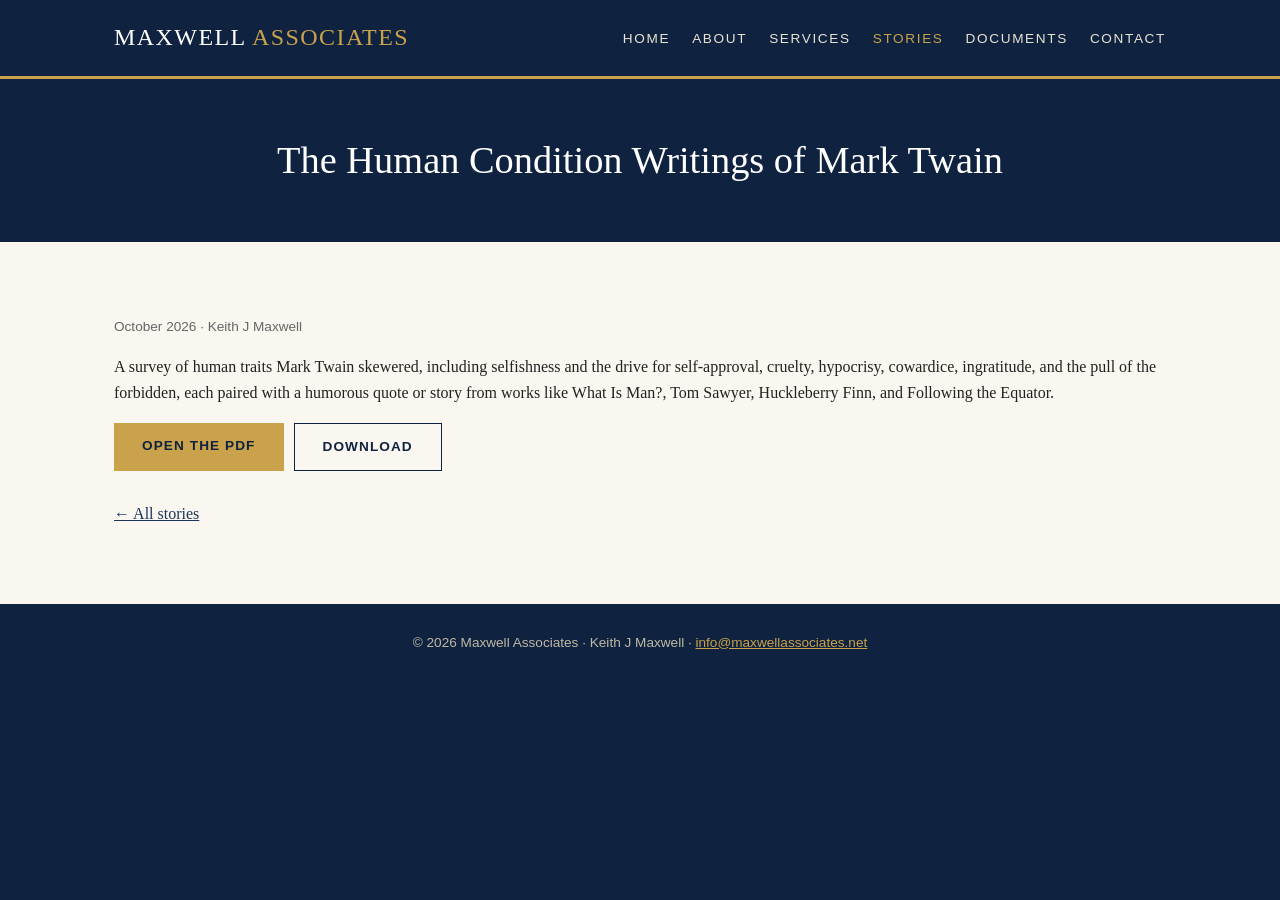
<file: stories/observed-human-condition-mark-twain.html>
<!DOCTYPE html><html lang="en"><head><meta charset="utf-8"><meta name="author" content="Keith J Maxwell"><meta name="description" content="A survey of human traits Mark Twain skewered, including selfishness and the drive for self-approval, cruelty, hypocrisy, cowardice, ingratitude, and the pull of the forbidden, each paired with a…"><meta name="viewport" content="width=device-width,initial-scale=1"><title>The Human Condition Writings of Mark Twain | Keith J Maxwell · Maxwell Associates</title><link rel="canonical" href="https://maxwellassociates.net/stories/observed-human-condition-mark-twain.html"><meta property="og:type" content="article"><meta property="og:title" content="The Human Condition Writings of Mark Twain"><meta property="og:description" content="A survey of human traits Mark Twain skewered, including selfishness and the drive for self-approval, cruelty, hypocrisy, cowardice, ingratitude, and the pull of the forbidden, each paired with a…"><meta property="og:url" content="https://maxwellassociates.net/stories/observed-human-condition-mark-twain.html"><meta property="og:image" content="https://maxwellassociates.net/img/hero-savannah.jpg"><meta name="twitter:card" content="summary_large_image"><meta name="twitter:title" content="The Human Condition Writings of Mark Twain"><meta name="twitter:description" content="A survey of human traits Mark Twain skewered, including selfishness and the drive for self-approval, cruelty, hypocrisy, cowardice, ingratitude, and the pull of the forbidden, each paired with a…"><meta name="twitter:image" content="https://maxwellassociates.net/img/hero-savannah.jpg"><link rel="stylesheet" href="../css/style.css"><script src="../js/config.js"></script></head><body>
<header><div class="wrap"><a class="brand" href="../index.html">MAXWELL <span>ASSOCIATES</span></a><nav><a href="../index.html">Home</a><a href="../about.html">About</a><a href="../services.html">Services</a><a href="../stories.html" class="active">Stories</a><a href="../documents.html">Documents</a><a href="../contact.html">Contact</a></nav></div></header>
<div class="page-head"><h1>The Human Condition Writings of Mark Twain</h1></div><section><div class="wrap">
<p class="meta">October 2026 &middot; Keith J Maxwell</p>
<p>A survey of human traits Mark Twain skewered, including selfishness and the drive for self-approval, cruelty, hypocrisy, cowardice, ingratitude, and the pull of the forbidden, each paired with a humorous quote or story from works like What Is Man?, Tom Sawyer, Huckleberry Finn, and Following the Equator.</p>
<div class="pdf-actions"><a class="btn" href="pdfs/observed-human-condition-mark-twain.pdf" target="_blank" rel="noopener" data-goatcounter-click="story-observed-human-condition-mark-twain-landing-open" data-goatcounter-title="The Human Condition Writings of Mark Twain (landing page: Open the PDF)">Open the PDF</a><a class="btn outline" href="pdfs/observed-human-condition-mark-twain.pdf" download data-goatcounter-click="story-observed-human-condition-mark-twain-download" data-goatcounter-title="The Human Condition Writings of Mark Twain (download)">Download</a></div>
<p style="margin-top:30px"><a href="../stories.html">&larr; All stories</a></p>
</div></section>
<footer>&copy; 2026 Maxwell Associates &middot; Keith J Maxwell &middot; <a class="site-email" href="mailto:info@maxwellassociates.net">info@maxwellassociates.net</a></footer><script data-goatcounter="https://maxwellassociates.goatcounter.com/count" async src="//gc.zgo.at/count.js"></script></body></html>
</file>
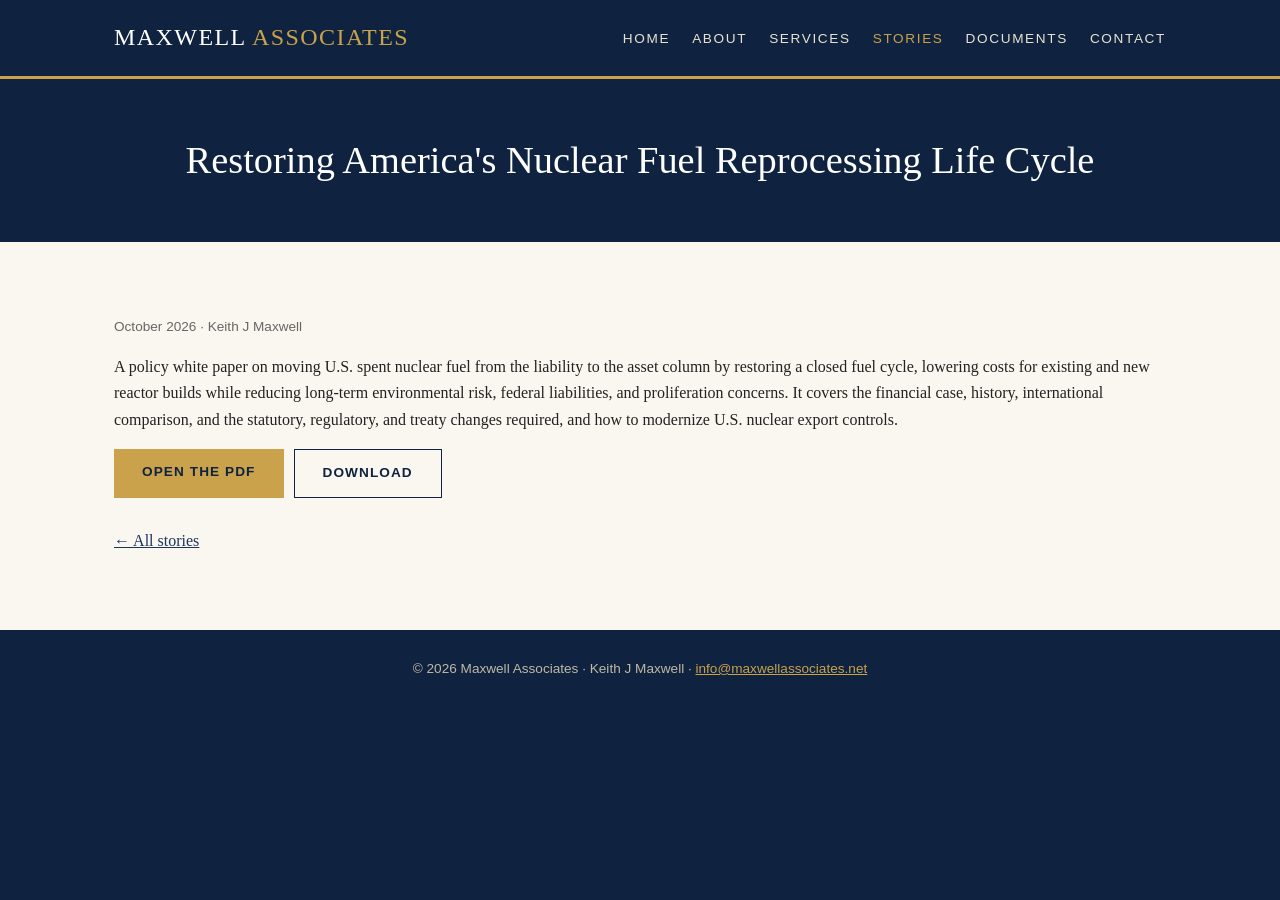
<file: stories/restoring-americas-nuclear-fuel-reprocessing.html>
<!DOCTYPE html><html lang="en"><head><meta charset="utf-8"><meta name="author" content="Keith J Maxwell"><meta name="description" content="A policy white paper on moving U.S. spent nuclear fuel from the liability to the asset column by restoring a closed fuel cycle, lowering costs for existing and new reactor builds while reducing…"><meta name="viewport" content="width=device-width,initial-scale=1"><title>Restoring America&#x27;s Nuclear Fuel Reprocessing Life Cycle | Keith J Maxwell · Maxwell Associates</title><link rel="canonical" href="https://maxwellassociates.net/stories/restoring-americas-nuclear-fuel-reprocessing.html"><meta property="og:type" content="article"><meta property="og:title" content="Restoring America&#x27;s Nuclear Fuel Reprocessing Life Cycle"><meta property="og:description" content="A policy white paper on moving U.S. spent nuclear fuel from the liability to the asset column by restoring a closed fuel cycle, lowering costs for existing and new reactor builds while reducing…"><meta property="og:url" content="https://maxwellassociates.net/stories/restoring-americas-nuclear-fuel-reprocessing.html"><meta property="og:image" content="https://maxwellassociates.net/img/hero-savannah.jpg"><meta name="twitter:card" content="summary_large_image"><meta name="twitter:title" content="Restoring America&#x27;s Nuclear Fuel Reprocessing Life Cycle"><meta name="twitter:description" content="A policy white paper on moving U.S. spent nuclear fuel from the liability to the asset column by restoring a closed fuel cycle, lowering costs for existing and new reactor builds while reducing…"><meta name="twitter:image" content="https://maxwellassociates.net/img/hero-savannah.jpg"><link rel="stylesheet" href="../css/style.css"><script src="../js/config.js"></script></head><body>
<header><div class="wrap"><a class="brand" href="../index.html">MAXWELL <span>ASSOCIATES</span></a><nav><a href="../index.html">Home</a><a href="../about.html">About</a><a href="../services.html">Services</a><a href="../stories.html" class="active">Stories</a><a href="../documents.html">Documents</a><a href="../contact.html">Contact</a></nav></div></header>
<div class="page-head"><h1>Restoring America&#x27;s Nuclear Fuel Reprocessing Life Cycle</h1></div><section><div class="wrap">
<p class="meta">October 2026 &middot; Keith J Maxwell</p>
<p>A policy white paper on moving U.S. spent nuclear fuel from the liability to the asset column by restoring a closed fuel cycle, lowering costs for existing and new reactor builds while reducing long-term environmental risk, federal liabilities, and proliferation concerns. It covers the financial case, history, international comparison, and the statutory, regulatory, and treaty changes required, and how to modernize U.S. nuclear export controls.</p>
<div class="pdf-actions"><a class="btn" href="pdfs/restoring-americas-nuclear-fuel-reprocessing.pdf" target="_blank" rel="noopener" data-goatcounter-click="story-restoring-americas-nuclear-fuel-reprocessing-landing-open" data-goatcounter-title="Restoring America&#x27;s Nuclear Fuel Reprocessing Life Cycle (landing page: Open the PDF)">Open the PDF</a><a class="btn outline" href="pdfs/restoring-americas-nuclear-fuel-reprocessing.pdf" download data-goatcounter-click="story-restoring-americas-nuclear-fuel-reprocessing-download" data-goatcounter-title="Restoring America&#x27;s Nuclear Fuel Reprocessing Life Cycle (download)">Download</a></div>
<p style="margin-top:30px"><a href="../stories.html">&larr; All stories</a></p>
</div></section>
<footer>&copy; 2026 Maxwell Associates &middot; Keith J Maxwell &middot; <a class="site-email" href="mailto:info@maxwellassociates.net">info@maxwellassociates.net</a></footer><script data-goatcounter="https://maxwellassociates.goatcounter.com/count" async src="//gc.zgo.at/count.js"></script></body></html>
</file>
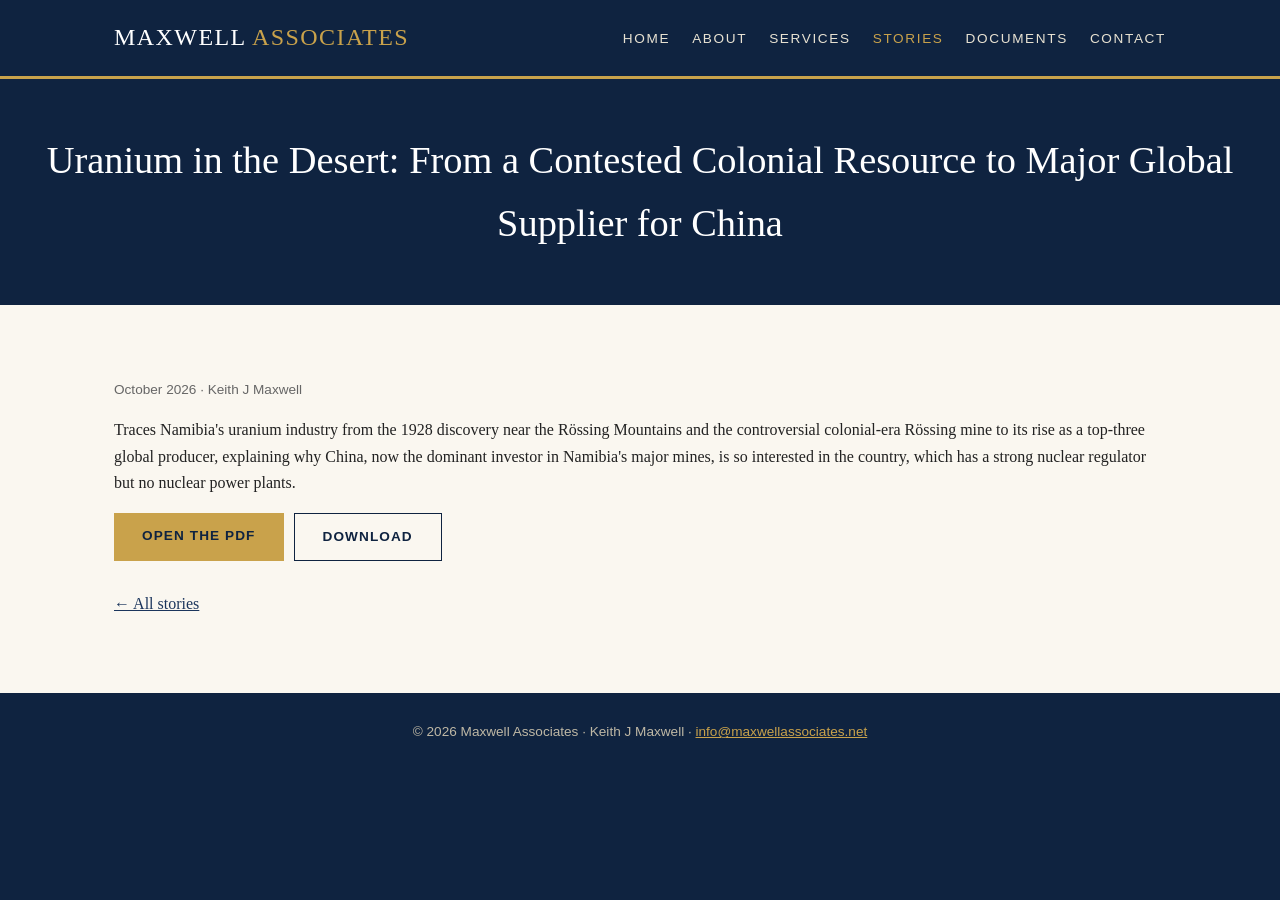
<file: stories/uranium-in-the-desert-namibia-china.html>
<!DOCTYPE html><html lang="en"><head><meta charset="utf-8"><meta name="author" content="Keith J Maxwell"><meta name="description" content="Traces Namibia&#x27;s uranium industry from the 1928 discovery near the Rössing Mountains and the controversial colonial-era Rössing mine to its rise as a top-three global producer, explaining why China,…"><meta name="viewport" content="width=device-width,initial-scale=1"><title>Uranium in the Desert: From a Contested Colonial Resource to Major Global Supplier for China | Keith J Maxwell · Maxwell Associates</title><link rel="canonical" href="https://maxwellassociates.net/stories/uranium-in-the-desert-namibia-china.html"><meta property="og:type" content="article"><meta property="og:title" content="Uranium in the Desert: From a Contested Colonial Resource to Major Global Supplier for China"><meta property="og:description" content="Traces Namibia&#x27;s uranium industry from the 1928 discovery near the Rössing Mountains and the controversial colonial-era Rössing mine to its rise as a top-three global producer, explaining why China,…"><meta property="og:url" content="https://maxwellassociates.net/stories/uranium-in-the-desert-namibia-china.html"><meta property="og:image" content="https://maxwellassociates.net/img/hero-savannah.jpg"><meta name="twitter:card" content="summary_large_image"><meta name="twitter:title" content="Uranium in the Desert: From a Contested Colonial Resource to Major Global Supplier for China"><meta name="twitter:description" content="Traces Namibia&#x27;s uranium industry from the 1928 discovery near the Rössing Mountains and the controversial colonial-era Rössing mine to its rise as a top-three global producer, explaining why China,…"><meta name="twitter:image" content="https://maxwellassociates.net/img/hero-savannah.jpg"><link rel="stylesheet" href="../css/style.css"><script src="../js/config.js"></script></head><body>
<header><div class="wrap"><a class="brand" href="../index.html">MAXWELL <span>ASSOCIATES</span></a><nav><a href="../index.html">Home</a><a href="../about.html">About</a><a href="../services.html">Services</a><a href="../stories.html" class="active">Stories</a><a href="../documents.html">Documents</a><a href="../contact.html">Contact</a></nav></div></header>
<div class="page-head"><h1>Uranium in the Desert: From a Contested Colonial Resource to Major Global Supplier for China</h1></div><section><div class="wrap">
<p class="meta">October 2026 &middot; Keith J Maxwell</p>
<p>Traces Namibia&#x27;s uranium industry from the 1928 discovery near the Rössing Mountains and the controversial colonial-era Rössing mine to its rise as a top-three global producer, explaining why China, now the dominant investor in Namibia&#x27;s major mines, is so interested in the country, which has a strong nuclear regulator but no nuclear power plants.</p>
<div class="pdf-actions"><a class="btn" href="pdfs/uranium-in-the-desert-namibia-china.pdf" target="_blank" rel="noopener" data-goatcounter-click="story-uranium-in-the-desert-namibia-china-landing-open" data-goatcounter-title="Uranium in the Desert: From a Contested Colonial Resource to Major Global Supplier for China (landing page: Open the PDF)">Open the PDF</a><a class="btn outline" href="pdfs/uranium-in-the-desert-namibia-china.pdf" download data-goatcounter-click="story-uranium-in-the-desert-namibia-china-download" data-goatcounter-title="Uranium in the Desert: From a Contested Colonial Resource to Major Global Supplier for China (download)">Download</a></div>
<p style="margin-top:30px"><a href="../stories.html">&larr; All stories</a></p>
</div></section>
<footer>&copy; 2026 Maxwell Associates &middot; Keith J Maxwell &middot; <a class="site-email" href="mailto:info@maxwellassociates.net">info@maxwellassociates.net</a></footer><script data-goatcounter="https://maxwellassociates.goatcounter.com/count" async src="//gc.zgo.at/count.js"></script></body></html>
</file>
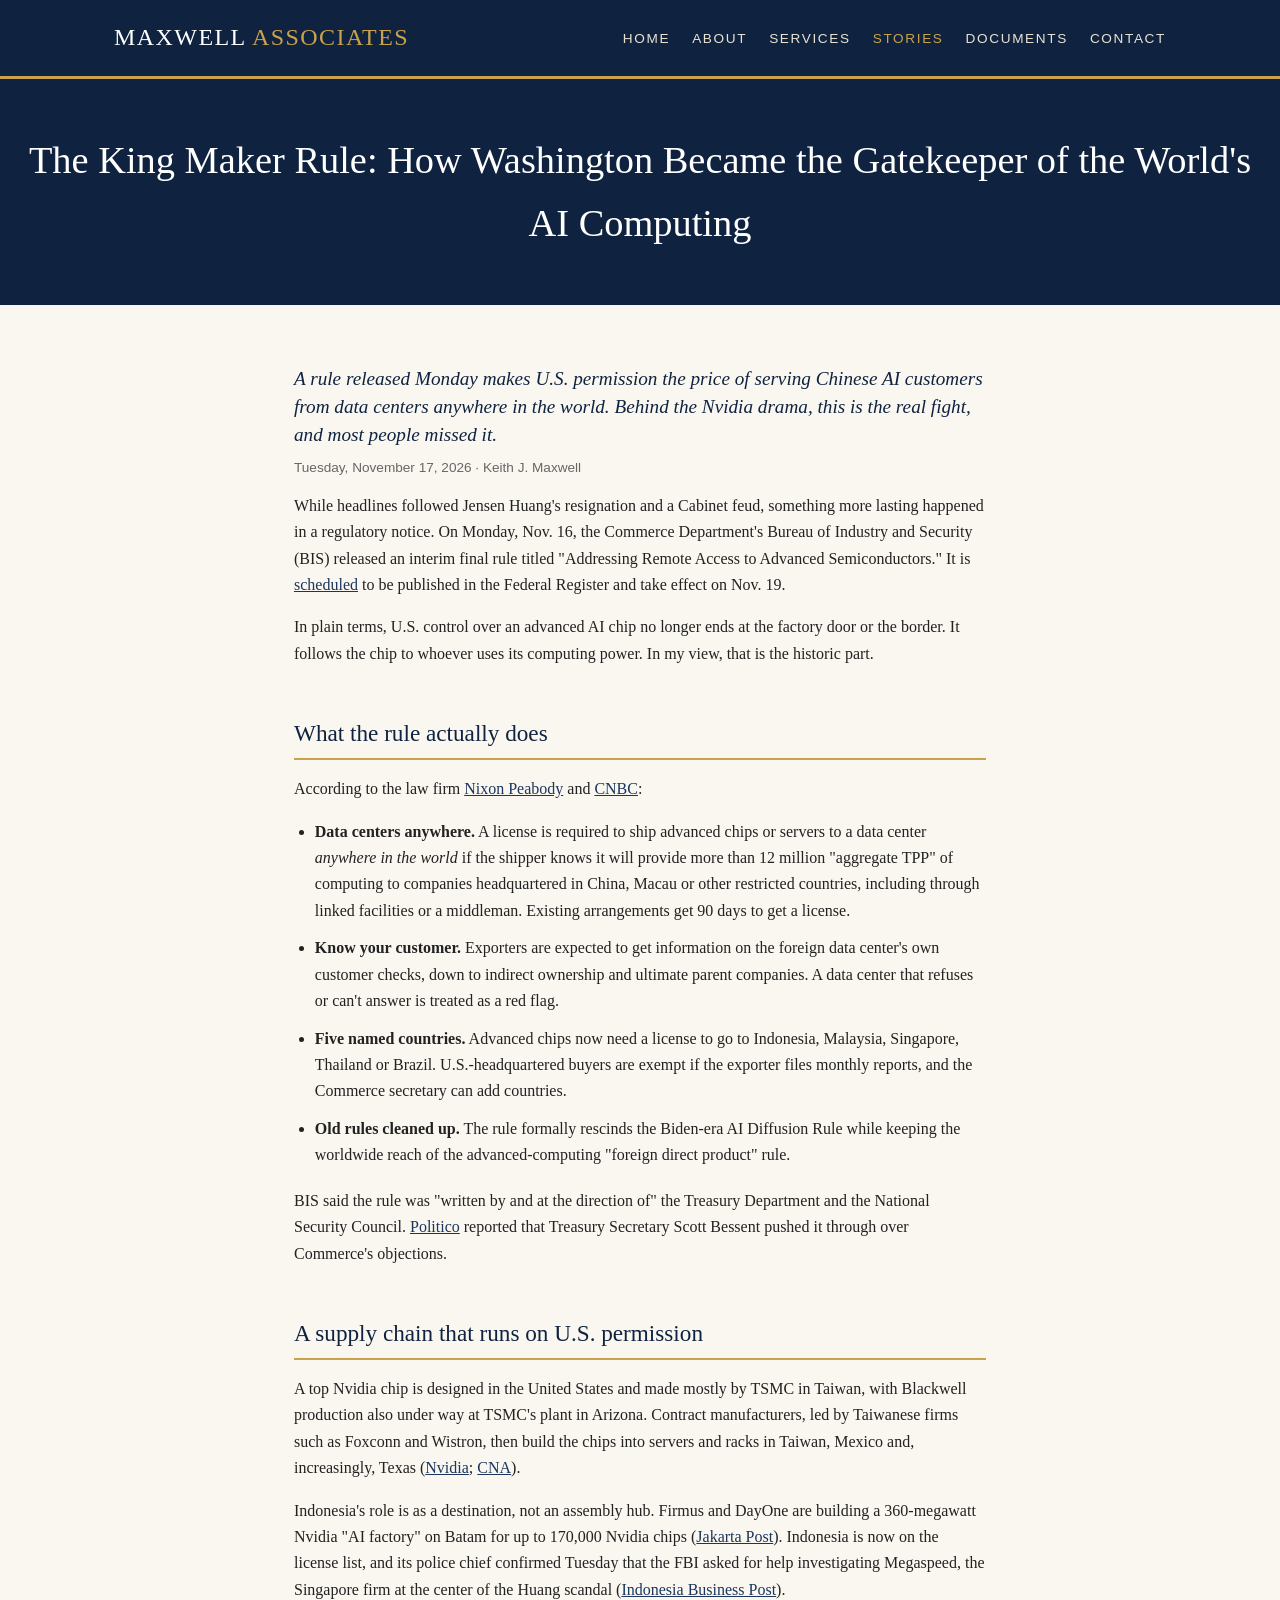
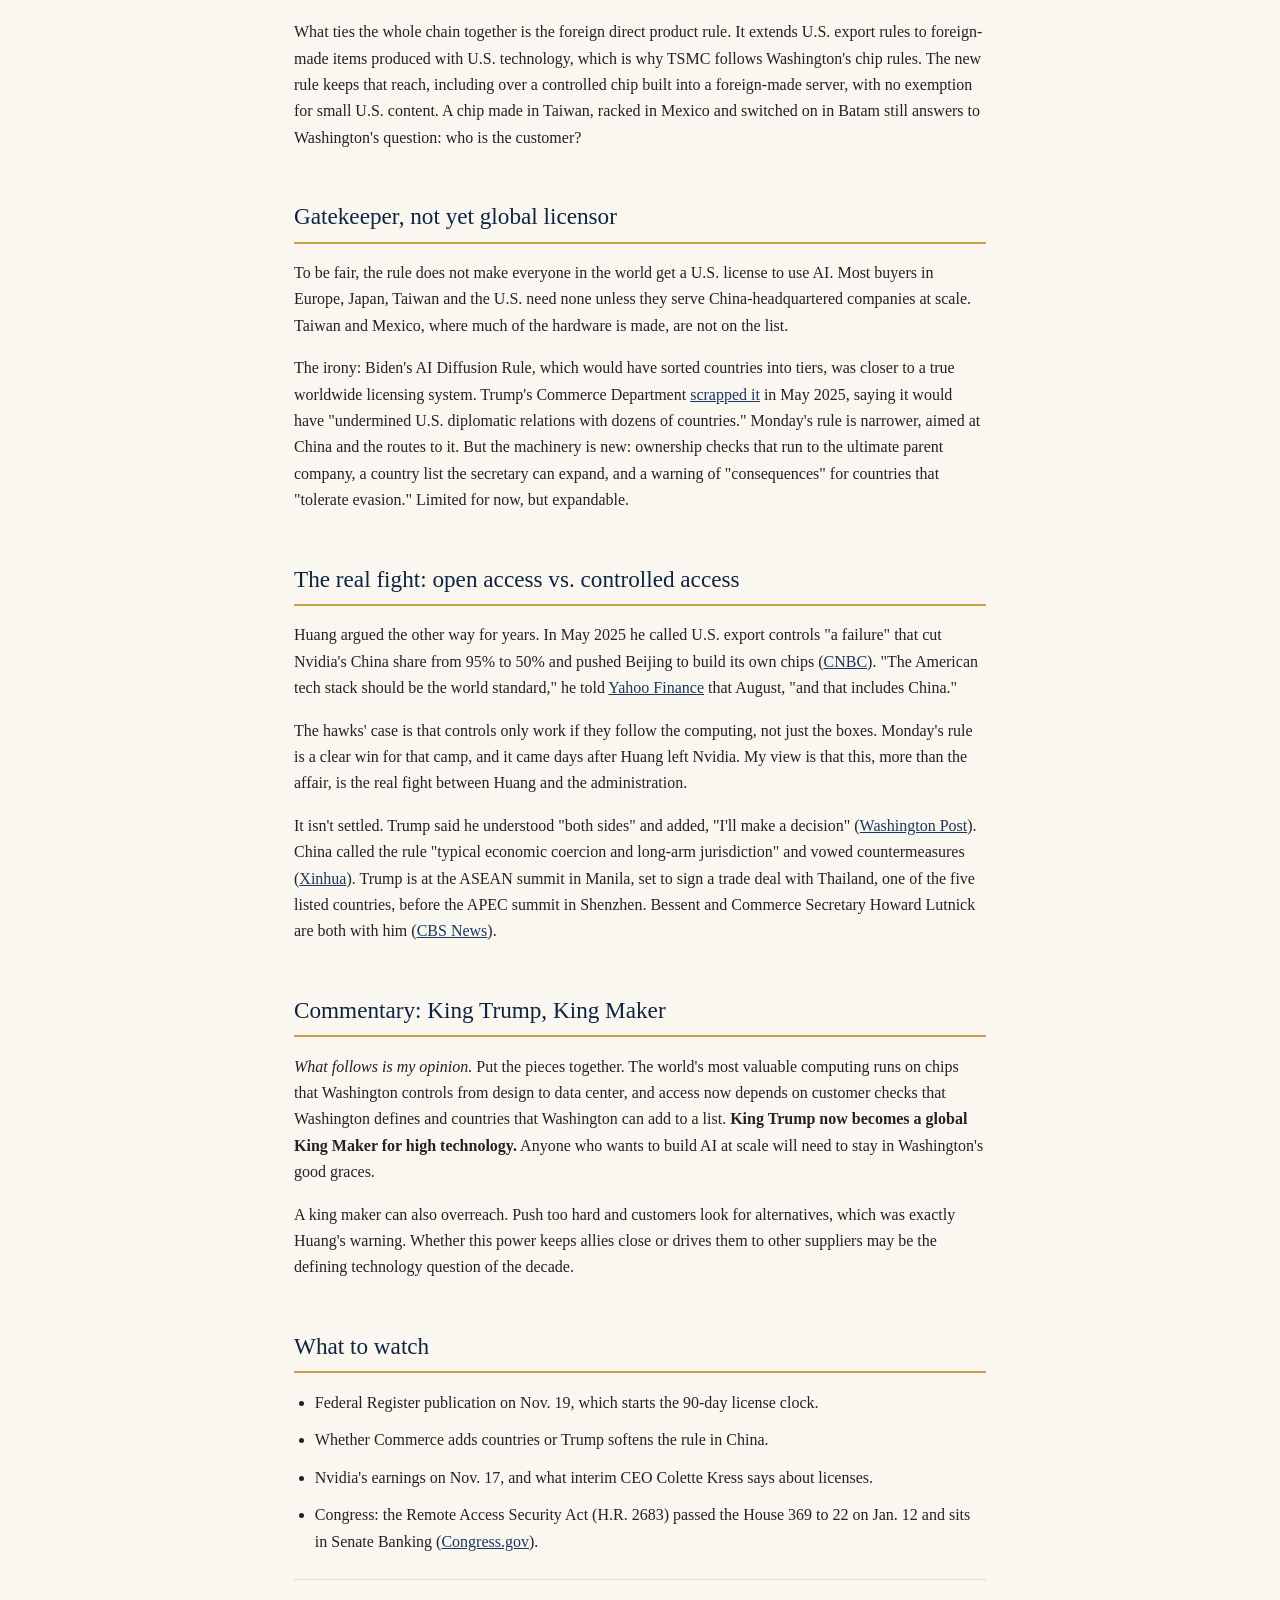
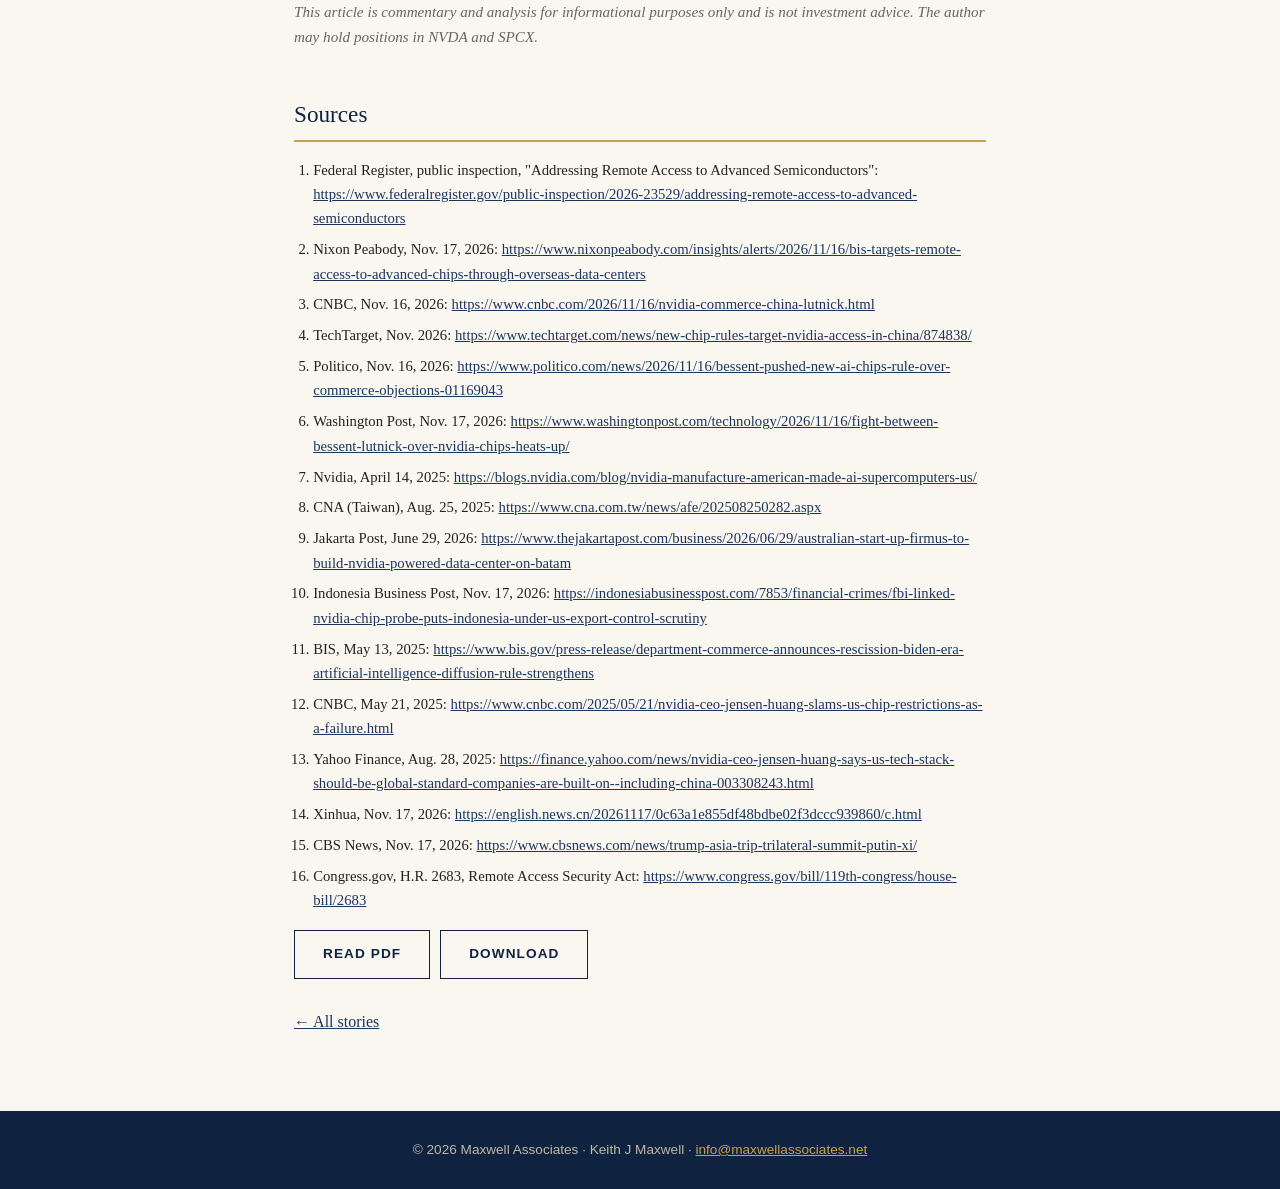
<file: stories/washington-ai-compute-gatekeeper.html>
<!DOCTYPE html><html lang="en"><head><meta charset="utf-8"><meta name="author" content="Keith J Maxwell"><meta name="description" content="A rule released Monday makes U.S. permission the price of serving Chinese AI customers from data centers anywhere in the world. Behind the Nvidia drama, this is the real fight, and most people missed it."><meta name="viewport" content="width=device-width,initial-scale=1"><title>The King Maker Rule: How Washington Became the Gatekeeper of the World&#x27;s AI Computing | Keith J Maxwell · Maxwell Associates</title><link rel="canonical" href="https://maxwellassociates.net/stories/washington-ai-compute-gatekeeper.html"><meta property="og:type" content="article"><meta property="og:title" content="The King Maker Rule: How Washington Became the Gatekeeper of the World&#x27;s AI Computing"><meta property="og:description" content="A rule released Monday makes U.S. permission the price of serving Chinese AI customers from data centers anywhere in the world. Behind the Nvidia drama, this is the real fight, and most people missed it."><meta property="og:url" content="https://maxwellassociates.net/stories/washington-ai-compute-gatekeeper.html"><meta property="og:image" content="https://maxwellassociates.net/img/hero-savannah.jpg"><meta name="twitter:card" content="summary_large_image"><meta name="twitter:title" content="The King Maker Rule: How Washington Became the Gatekeeper of the World&#x27;s AI Computing"><meta name="twitter:description" content="A rule released Monday makes U.S. permission the price of serving Chinese AI customers from data centers anywhere in the world. Behind the Nvidia drama, this is the real fight, and most people missed it."><meta name="twitter:image" content="https://maxwellassociates.net/img/hero-savannah.jpg"><link rel="stylesheet" href="../css/style.css"><script src="../js/config.js"></script><style>.story-article{max-width:740px;margin:0 auto}
.story-article .dek{font-size:1.2rem;font-style:italic;color:var(--navy);margin:0 0 8px;line-height:1.45}
.story-article h2{display:block;font-size:1.45rem;margin:2em 0 .7em}
.story-article p{margin:0 0 1em}
.story-article ul,.story-article ol{margin:0 0 1.2em;padding-left:1.3em}
.story-article li{margin:0 0 .7em}
.story-article a{word-break:break-word}
.story-article .disclaimer{color:var(--muted);font-size:.95rem;border-top:1px solid #ddd;padding-top:1.2em;margin-top:1.6em}
.story-article ol.sources{font-size:.92rem}
.story-article ol.sources li{margin:0 0 .45em}</style></head><body>
<header><div class="wrap"><a class="brand" href="../index.html">MAXWELL <span>ASSOCIATES</span></a><nav><a href="../index.html">Home</a><a href="../about.html">About</a><a href="../services.html">Services</a><a href="../stories.html" class="active">Stories</a><a href="../documents.html">Documents</a><a href="../contact.html">Contact</a></nav></div></header>
<div class="page-head"><h1>The King Maker Rule: How Washington Became the Gatekeeper of the World's AI Computing</h1></div><section><div class="wrap story-article">
<p class="dek">A rule released Monday makes U.S. permission the price of serving Chinese AI customers from data centers anywhere in the world. Behind the Nvidia drama, this is the real fight, and most people missed it.</p>
<p class="meta">Tuesday, November 17, 2026 &middot; Keith J. Maxwell</p>
<p>While headlines followed Jensen Huang's resignation and a Cabinet feud, something more lasting happened in a regulatory notice. On Monday, Nov. 16, the Commerce Department's Bureau of Industry and Security (BIS) released an interim final rule titled "Addressing Remote Access to Advanced Semiconductors." It is <a href="https://www.federalregister.gov/public-inspection/2026-23529/addressing-remote-access-to-advanced-semiconductors" target="_blank" rel="noopener">scheduled</a> to be published in the Federal Register and take effect on Nov. 19.</p>
<p>In plain terms, U.S. control over an advanced AI chip no longer ends at the factory door or the border. It follows the chip to whoever uses its computing power. In my view, that is the historic part.</p>
<h2>What the rule actually does</h2>
<p>According to the law firm <a href="https://www.nixonpeabody.com/insights/alerts/2026/11/16/bis-targets-remote-access-to-advanced-chips-through-overseas-data-centers" target="_blank" rel="noopener">Nixon Peabody</a> and <a href="https://www.cnbc.com/2026/11/16/nvidia-commerce-china-lutnick.html" target="_blank" rel="noopener">CNBC</a>:</p>
<ul>
<li><strong>Data centers anywhere.</strong> A license is required to ship advanced chips or servers to a data center <em>anywhere in the world</em> if the shipper knows it will provide more than 12 million "aggregate TPP" of computing to companies headquartered in China, Macau or other restricted countries, including through linked facilities or a middleman. Existing arrangements get 90 days to get a license.</li>
<li><strong>Know your customer.</strong> Exporters are expected to get information on the foreign data center's own customer checks, down to indirect ownership and ultimate parent companies. A data center that refuses or can't answer is treated as a red flag.</li>
<li><strong>Five named countries.</strong> Advanced chips now need a license to go to Indonesia, Malaysia, Singapore, Thailand or Brazil. U.S.-headquartered buyers are exempt if the exporter files monthly reports, and the Commerce secretary can add countries.</li>
<li><strong>Old rules cleaned up.</strong> The rule formally rescinds the Biden-era AI Diffusion Rule while keeping the worldwide reach of the advanced-computing "foreign direct product" rule.</li>
</ul>
<p>BIS said the rule was "written by and at the direction of" the Treasury Department and the National Security Council. <a href="https://www.politico.com/news/2026/11/16/bessent-pushed-new-ai-chips-rule-over-commerce-objections-01169043" target="_blank" rel="noopener">Politico</a> reported that Treasury Secretary Scott Bessent pushed it through over Commerce's objections.</p>
<h2>A supply chain that runs on U.S. permission</h2>
<p>A top Nvidia chip is designed in the United States and made mostly by TSMC in Taiwan, with Blackwell production also under way at TSMC's plant in Arizona. Contract manufacturers, led by Taiwanese firms such as Foxconn and Wistron, then build the chips into servers and racks in Taiwan, Mexico and, increasingly, Texas (<a href="https://blogs.nvidia.com/blog/nvidia-manufacture-american-made-ai-supercomputers-us/" target="_blank" rel="noopener">Nvidia</a>; <a href="https://www.cna.com.tw/news/afe/202508250282.aspx" target="_blank" rel="noopener">CNA</a>).</p>
<p>Indonesia's role is as a destination, not an assembly hub. Firmus and DayOne are building a 360-megawatt Nvidia "AI factory" on Batam for up to 170,000 Nvidia chips (<a href="https://www.thejakartapost.com/business/2026/06/29/australian-start-up-firmus-to-build-nvidia-powered-data-center-on-batam" target="_blank" rel="noopener">Jakarta Post</a>). Indonesia is now on the license list, and its police chief confirmed Tuesday that the FBI asked for help investigating Megaspeed, the Singapore firm at the center of the Huang scandal (<a href="https://indonesiabusinesspost.com/7853/financial-crimes/fbi-linked-nvidia-chip-probe-puts-indonesia-under-us-export-control-scrutiny" target="_blank" rel="noopener">Indonesia Business Post</a>).</p>
<p>What ties the whole chain together is the foreign direct product rule. It extends U.S. export rules to foreign-made items produced with U.S. technology, which is why TSMC follows Washington's chip rules. The new rule keeps that reach, including over a controlled chip built into a foreign-made server, with no exemption for small U.S. content. A chip made in Taiwan, racked in Mexico and switched on in Batam still answers to Washington's question: who is the customer?</p>
<h2>Gatekeeper, not yet global licensor</h2>
<p>To be fair, the rule does not make everyone in the world get a U.S. license to use AI. Most buyers in Europe, Japan, Taiwan and the U.S. need none unless they serve China-headquartered companies at scale. Taiwan and Mexico, where much of the hardware is made, are not on the list.</p>
<p>The irony: Biden's AI Diffusion Rule, which would have sorted countries into tiers, was closer to a true worldwide licensing system. Trump's Commerce Department <a href="https://www.bis.gov/press-release/department-commerce-announces-rescission-biden-era-artificial-intelligence-diffusion-rule-strengthens" target="_blank" rel="noopener">scrapped it</a> in May 2025, saying it would have "undermined U.S. diplomatic relations with dozens of countries." Monday's rule is narrower, aimed at China and the routes to it. But the machinery is new: ownership checks that run to the ultimate parent company, a country list the secretary can expand, and a warning of "consequences" for countries that "tolerate evasion." Limited for now, but expandable.</p>
<h2>The real fight: open access vs. controlled access</h2>
<p>Huang argued the other way for years. In May 2025 he called U.S. export controls "a failure" that cut Nvidia's China share from 95% to 50% and pushed Beijing to build its own chips (<a href="https://www.cnbc.com/2025/05/21/nvidia-ceo-jensen-huang-slams-us-chip-restrictions-as-a-failure.html" target="_blank" rel="noopener">CNBC</a>). "The American tech stack should be the world standard," he told <a href="https://finance.yahoo.com/news/nvidia-ceo-jensen-huang-says-us-tech-stack-should-be-global-standard-companies-are-built-on--including-china-003308243.html" target="_blank" rel="noopener">Yahoo Finance</a> that August, "and that includes China."</p>
<p>The hawks' case is that controls only work if they follow the computing, not just the boxes. Monday's rule is a clear win for that camp, and it came days after Huang left Nvidia. My view is that this, more than the affair, is the real fight between Huang and the administration.</p>
<p>It isn't settled. Trump said he understood "both sides" and added, "I'll make a decision" (<a href="https://www.washingtonpost.com/technology/2026/11/16/fight-between-bessent-lutnick-over-nvidia-chips-heats-up/" target="_blank" rel="noopener">Washington Post</a>). China called the rule "typical economic coercion and long-arm jurisdiction" and vowed countermeasures (<a href="https://english.news.cn/20261117/0c63a1e855df48bdbe02f3dccc939860/c.html" target="_blank" rel="noopener">Xinhua</a>). Trump is at the ASEAN summit in Manila, set to sign a trade deal with Thailand, one of the five listed countries, before the APEC summit in Shenzhen. Bessent and Commerce Secretary Howard Lutnick are both with him (<a href="https://www.cbsnews.com/news/trump-asia-trip-trilateral-summit-putin-xi/" target="_blank" rel="noopener">CBS News</a>).</p>
<h2>Commentary: King Trump, King Maker</h2>
<p><em>What follows is my opinion.</em> Put the pieces together. The world's most valuable computing runs on chips that Washington controls from design to data center, and access now depends on customer checks that Washington defines and countries that Washington can add to a list. <strong>King Trump now becomes a global King Maker for high technology.</strong> Anyone who wants to build AI at scale will need to stay in Washington's good graces.</p>
<p>A king maker can also overreach. Push too hard and customers look for alternatives, which was exactly Huang's warning. Whether this power keeps allies close or drives them to other suppliers may be the defining technology question of the decade.</p>
<h2>What to watch</h2>
<ul>
<li>Federal Register publication on Nov. 19, which starts the 90-day license clock.</li>
<li>Whether Commerce adds countries or Trump softens the rule in China.</li>
<li>Nvidia's earnings on Nov. 17, and what interim CEO Colette Kress says about licenses.</li>
<li>Congress: the Remote Access Security Act (H.R. 2683) passed the House 369 to 22 on Jan. 12 and sits in Senate Banking (<a href="https://www.congress.gov/bill/119th-congress/house-bill/2683" target="_blank" rel="noopener">Congress.gov</a>).</li>
</ul>
<p class="disclaimer"><em>This article is commentary and analysis for informational purposes only and is not investment advice. The author may hold positions in NVDA and SPCX.</em></p>
<h2>Sources</h2>
<ol class="sources">
<li>Federal Register, public inspection, "Addressing Remote Access to Advanced Semiconductors": <a href="https://www.federalregister.gov/public-inspection/2026-23529/addressing-remote-access-to-advanced-semiconductors" target="_blank" rel="noopener">https://www.federalregister.gov/public-inspection/2026-23529/addressing-remote-access-to-advanced-semiconductors</a></li>
<li>Nixon Peabody, Nov. 17, 2026: <a href="https://www.nixonpeabody.com/insights/alerts/2026/11/16/bis-targets-remote-access-to-advanced-chips-through-overseas-data-centers" target="_blank" rel="noopener">https://www.nixonpeabody.com/insights/alerts/2026/11/16/bis-targets-remote-access-to-advanced-chips-through-overseas-data-centers</a></li>
<li>CNBC, Nov. 16, 2026: <a href="https://www.cnbc.com/2026/11/16/nvidia-commerce-china-lutnick.html" target="_blank" rel="noopener">https://www.cnbc.com/2026/11/16/nvidia-commerce-china-lutnick.html</a></li>
<li>TechTarget, Nov. 2026: <a href="https://www.techtarget.com/news/new-chip-rules-target-nvidia-access-in-china/874838/" target="_blank" rel="noopener">https://www.techtarget.com/news/new-chip-rules-target-nvidia-access-in-china/874838/</a></li>
<li>Politico, Nov. 16, 2026: <a href="https://www.politico.com/news/2026/11/16/bessent-pushed-new-ai-chips-rule-over-commerce-objections-01169043" target="_blank" rel="noopener">https://www.politico.com/news/2026/11/16/bessent-pushed-new-ai-chips-rule-over-commerce-objections-01169043</a></li>
<li>Washington Post, Nov. 17, 2026: <a href="https://www.washingtonpost.com/technology/2026/11/16/fight-between-bessent-lutnick-over-nvidia-chips-heats-up/" target="_blank" rel="noopener">https://www.washingtonpost.com/technology/2026/11/16/fight-between-bessent-lutnick-over-nvidia-chips-heats-up/</a></li>
<li>Nvidia, April 14, 2025: <a href="https://blogs.nvidia.com/blog/nvidia-manufacture-american-made-ai-supercomputers-us/" target="_blank" rel="noopener">https://blogs.nvidia.com/blog/nvidia-manufacture-american-made-ai-supercomputers-us/</a></li>
<li>CNA (Taiwan), Aug. 25, 2025: <a href="https://www.cna.com.tw/news/afe/202508250282.aspx" target="_blank" rel="noopener">https://www.cna.com.tw/news/afe/202508250282.aspx</a></li>
<li>Jakarta Post, June 29, 2026: <a href="https://www.thejakartapost.com/business/2026/06/29/australian-start-up-firmus-to-build-nvidia-powered-data-center-on-batam" target="_blank" rel="noopener">https://www.thejakartapost.com/business/2026/06/29/australian-start-up-firmus-to-build-nvidia-powered-data-center-on-batam</a></li>
<li>Indonesia Business Post, Nov. 17, 2026: <a href="https://indonesiabusinesspost.com/7853/financial-crimes/fbi-linked-nvidia-chip-probe-puts-indonesia-under-us-export-control-scrutiny" target="_blank" rel="noopener">https://indonesiabusinesspost.com/7853/financial-crimes/fbi-linked-nvidia-chip-probe-puts-indonesia-under-us-export-control-scrutiny</a></li>
<li>BIS, May 13, 2025: <a href="https://www.bis.gov/press-release/department-commerce-announces-rescission-biden-era-artificial-intelligence-diffusion-rule-strengthens" target="_blank" rel="noopener">https://www.bis.gov/press-release/department-commerce-announces-rescission-biden-era-artificial-intelligence-diffusion-rule-strengthens</a></li>
<li>CNBC, May 21, 2025: <a href="https://www.cnbc.com/2025/05/21/nvidia-ceo-jensen-huang-slams-us-chip-restrictions-as-a-failure.html" target="_blank" rel="noopener">https://www.cnbc.com/2025/05/21/nvidia-ceo-jensen-huang-slams-us-chip-restrictions-as-a-failure.html</a></li>
<li>Yahoo Finance, Aug. 28, 2025: <a href="https://finance.yahoo.com/news/nvidia-ceo-jensen-huang-says-us-tech-stack-should-be-global-standard-companies-are-built-on--including-china-003308243.html" target="_blank" rel="noopener">https://finance.yahoo.com/news/nvidia-ceo-jensen-huang-says-us-tech-stack-should-be-global-standard-companies-are-built-on--including-china-003308243.html</a></li>
<li>Xinhua, Nov. 17, 2026: <a href="https://english.news.cn/20261117/0c63a1e855df48bdbe02f3dccc939860/c.html" target="_blank" rel="noopener">https://english.news.cn/20261117/0c63a1e855df48bdbe02f3dccc939860/c.html</a></li>
<li>CBS News, Nov. 17, 2026: <a href="https://www.cbsnews.com/news/trump-asia-trip-trilateral-summit-putin-xi/" target="_blank" rel="noopener">https://www.cbsnews.com/news/trump-asia-trip-trilateral-summit-putin-xi/</a></li>
<li>Congress.gov, H.R. 2683, Remote Access Security Act: <a href="https://www.congress.gov/bill/119th-congress/house-bill/2683" target="_blank" rel="noopener">https://www.congress.gov/bill/119th-congress/house-bill/2683</a></li>
</ol>
<div class="pdf-actions"><a class="btn outline" href="pdfs/washington-ai-compute-gatekeeper.pdf" target="_blank" rel="noopener" data-goatcounter-click="story-washington-ai-compute-gatekeeper" data-goatcounter-title="The King Maker Rule: How Washington Became the Gatekeeper of the World&#x27;s AI Computing">Read PDF</a><a class="btn outline" href="pdfs/washington-ai-compute-gatekeeper.pdf" download data-goatcounter-click="story-washington-ai-compute-gatekeeper-download" data-goatcounter-title="The King Maker Rule: How Washington Became the Gatekeeper of the World&#x27;s AI Computing (download)">Download</a></div>
<p style="margin-top:30px"><a href="../stories.html">&larr; All stories</a></p>
</div></section>
<footer>&copy; 2026 Maxwell Associates &middot; Keith J Maxwell &middot; <a class="site-email" href="mailto:info@maxwellassociates.net">info@maxwellassociates.net</a></footer><script data-goatcounter="https://maxwellassociates.goatcounter.com/count" async src="//gc.zgo.at/count.js"></script></body></html>
</file>
<file: css/style.css>
:root{--navy:#0f2340;--navy2:#1b355c;--gold:#c9a24b;--cream:#faf7f0;--ink:#222;--muted:#666}
*{box-sizing:border-box}body{margin:0;font-family:Georgia,"Times New Roman",serif;color:var(--ink);background:var(--cream);line-height:1.65}
a{color:var(--navy2)}.wrap{max-width:1100px;margin:0 auto;padding:0 24px}
header{background:var(--navy);border-bottom:3px solid var(--gold)}header .wrap{display:flex;align-items:center;justify-content:space-between;flex-wrap:wrap;padding:18px 24px}
.brand{color:#fff;text-decoration:none;font-size:1.5rem;letter-spacing:.06em}.brand span{color:var(--gold)}
nav a{color:#e8e2d2;text-decoration:none;margin-left:22px;font-family:Helvetica,Arial,sans-serif;font-size:.85rem;text-transform:uppercase;letter-spacing:.12em}nav a:hover,nav a.active{color:var(--gold)}
.hero{background:linear-gradient(135deg,var(--navy),var(--navy2));color:#fff;text-align:center;padding:100px 24px}
.hero h1{font-size:3rem;margin:0 0 10px;font-weight:normal}.hero p{color:#d8d2c0;font-size:1.2rem;max-width:640px;margin:0 auto 30px}
.btn{display:inline-block;background:var(--gold);color:var(--navy);padding:12px 28px;text-decoration:none;font-family:Helvetica,Arial,sans-serif;font-weight:bold;letter-spacing:.08em;text-transform:uppercase;font-size:.85rem;border:0;cursor:pointer}
.btn.ghost{background:transparent;color:var(--gold);border:1px solid var(--gold);margin-left:10px}
section{padding:60px 0}h2{color:var(--navy);font-weight:normal;font-size:2rem;border-bottom:2px solid var(--gold);display:inline-block;padding-bottom:6px}
.grid{display:grid;grid-template-columns:repeat(auto-fit,minmax(280px,1fr));gap:24px}
.card{background:#fff;padding:26px;border-top:3px solid var(--gold);box-shadow:0 2px 10px rgba(0,0,0,.06)}.card h3{margin-top:0;color:var(--navy)}
.meta{color:var(--muted);font-size:.85rem;font-family:Helvetica,Arial,sans-serif}
.ph{background:#fff4d6;padding:0 4px;border:1px dashed var(--gold)}.tag{background:var(--navy);color:var(--gold);font-size:.7rem;padding:2px 8px;font-family:Helvetica,sans-serif;text-transform:uppercase;letter-spacing:.1em}
.page-head{background:var(--navy);color:#fff;padding:50px 24px;text-align:center}.page-head h1{margin:0;font-weight:normal;font-size:2.4rem}
.doc{display:flex;justify-content:space-between;align-items:center;gap:16px;background:#fff;padding:18px 22px;margin-bottom:12px;border-left:4px solid var(--gold)}
form label{display:block;margin:14px 0 4px;font-family:Helvetica,sans-serif;font-size:.9rem}form input,form textarea{width:100%;padding:10px;border:1px solid #ccc;font:inherit}
.note{background:#fff;border-left:4px solid var(--gold);padding:14px 18px;font-size:.95rem}
footer{background:var(--navy);color:#bfb8a5;text-align:center;padding:28px;font-family:Helvetica,sans-serif;font-size:.85rem}footer a{color:var(--gold)}
@media(max-width:640px){header .wrap{flex-direction:column}nav{margin-top:10px}nav a{margin:0 8px}.hero{padding:60px 20px}.hero h1{font-size:2.1rem}.btn.ghost{margin:12px 0 0}.doc{flex-direction:column;align-items:flex-start}}
html{background:var(--navy)}.hero .ph{color:var(--navy)}
@media(max-width:640px){nav{display:flex;flex-wrap:wrap;justify-content:center}nav a{margin:4px 7px;font-size:.75rem}}
.badges{display:flex;flex-wrap:wrap;gap:12px;margin:18px 0}.badge{background:#fff;border:1px solid var(--gold);border-left:5px solid var(--navy);padding:10px 14px;font-family:Helvetica,Arial,sans-serif;font-size:.85rem;flex:1 1 260px}.badge strong{display:block;color:var(--navy);font-size:.95rem}.badge span{color:var(--muted)}
.strip{background:var(--navy);padding:26px 0}.strip h2{color:#fff;font-size:1.3rem;margin:0}.strip .badge{background:var(--navy2);color:#e8e2d2;border-color:var(--gold)}.strip .badge strong{color:var(--gold)}.strip .badge span{color:#cfc8b6}
.thumbs{display:flex;flex-wrap:wrap;gap:20px}.thumbs figure{margin:0;flex:1 1 300px;max-width:480px}.thumbs img{width:100%;border:1px solid #ddd;box-shadow:0 2px 10px rgba(0,0,0,.1)}.thumbs figcaption{font-size:.85rem;color:var(--muted);font-family:Helvetica,sans-serif}
.lightbox{display:none;position:fixed;inset:0;background:rgba(8,18,34,.92);z-index:99;align-items:center;justify-content:center;padding:20px}.lightbox:target{display:flex}.lightbox img{max-width:100%;max-height:90vh}.lightbox .x{position:absolute;inset:0}
.hero.photo{position:relative;padding:140px 24px;background:linear-gradient(90deg,rgba(10,26,50,.88) 0%,rgba(15,35,64,.72) 50%,rgba(15,35,64,.55) 100%),url(../img/hero-savannah.jpg) 48% 45%/cover no-repeat}
.hero.photo h1,.hero.photo p{text-shadow:0 2px 12px rgba(0,0,0,.6)}.hero.photo p{color:#f1ecdf}
.hero .cap{position:absolute;right:16px;bottom:10px;font:italic .8rem Georgia,serif;color:#e8e2d2;opacity:.85;text-shadow:0 1px 4px #000}
@media(max-width:640px){.hero.photo{padding:90px 20px;background-position:55% 45%}}
.pdf-actions{display:flex;gap:10px;flex-wrap:wrap;margin-top:12px}.btn.sm{padding:8px 16px;font-size:.75rem}.btn.outline{background:transparent;color:var(--navy);border:1px solid var(--navy)}
</file>
